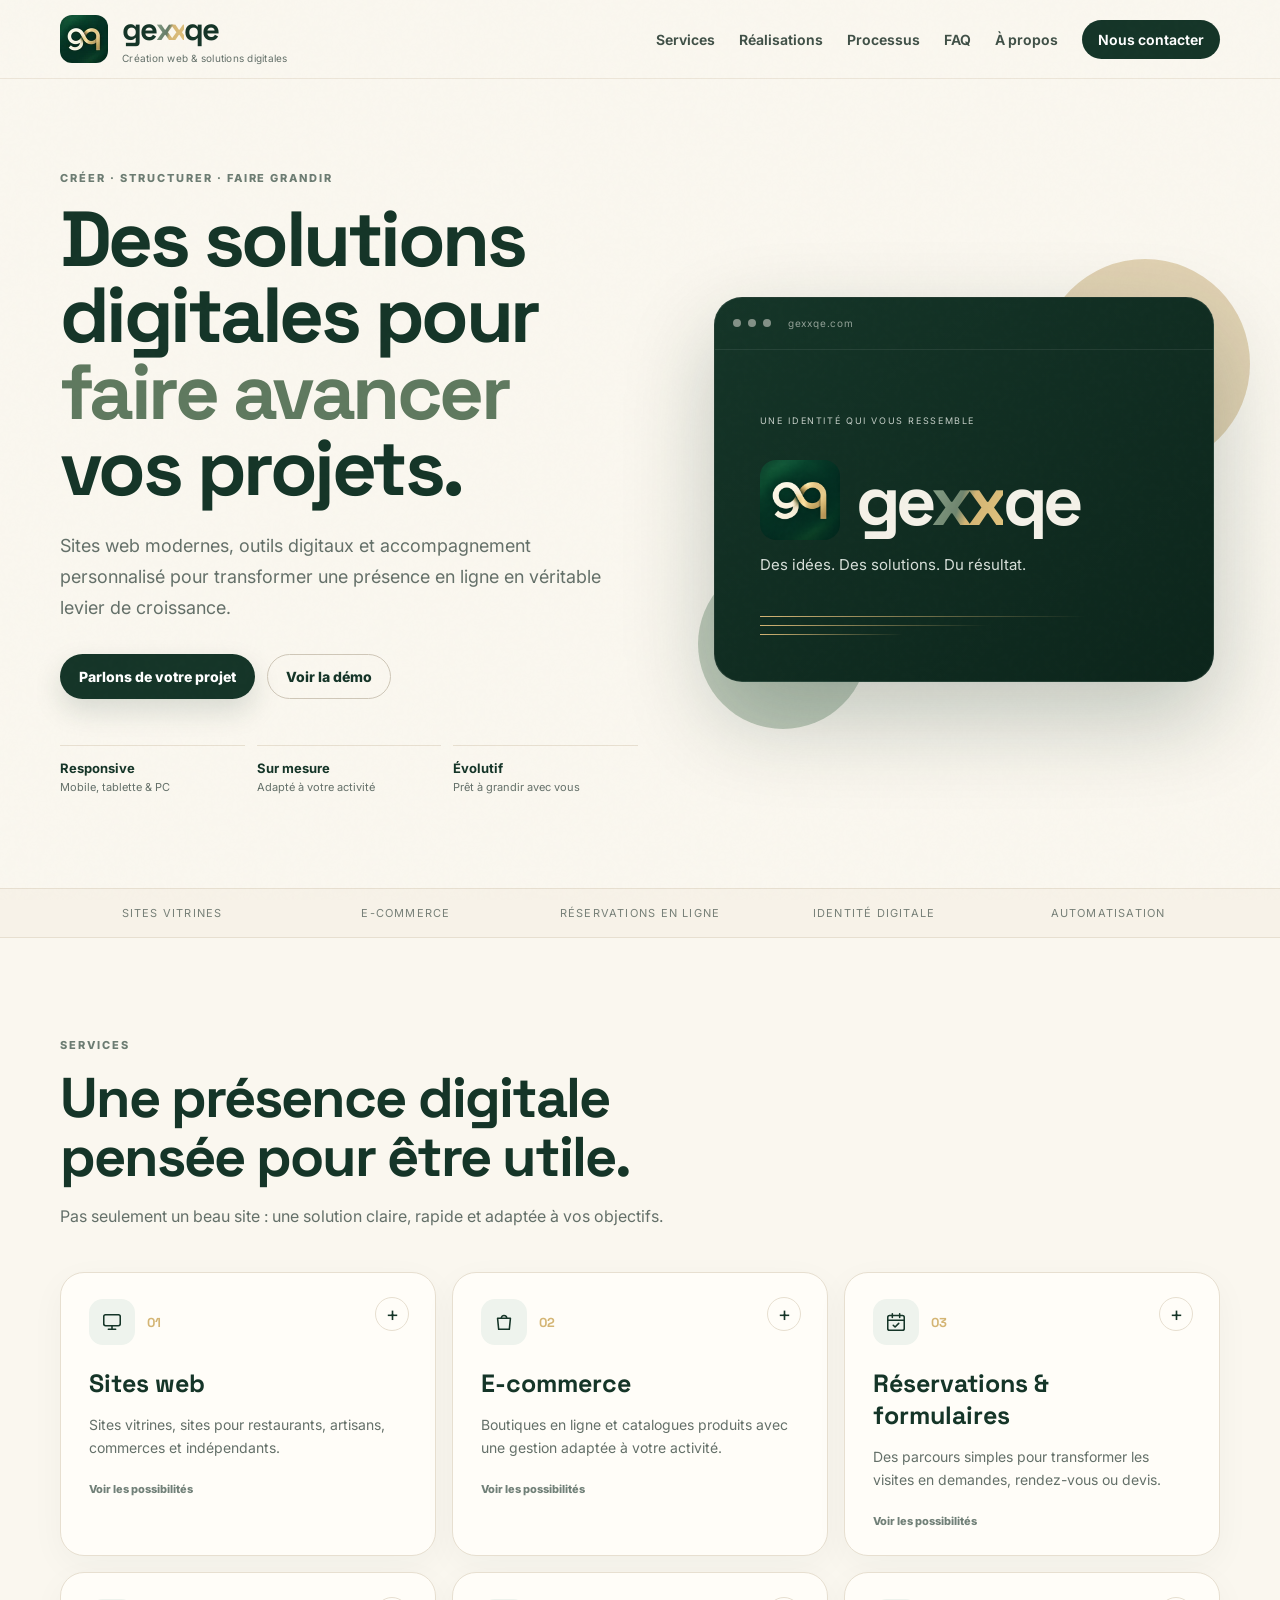
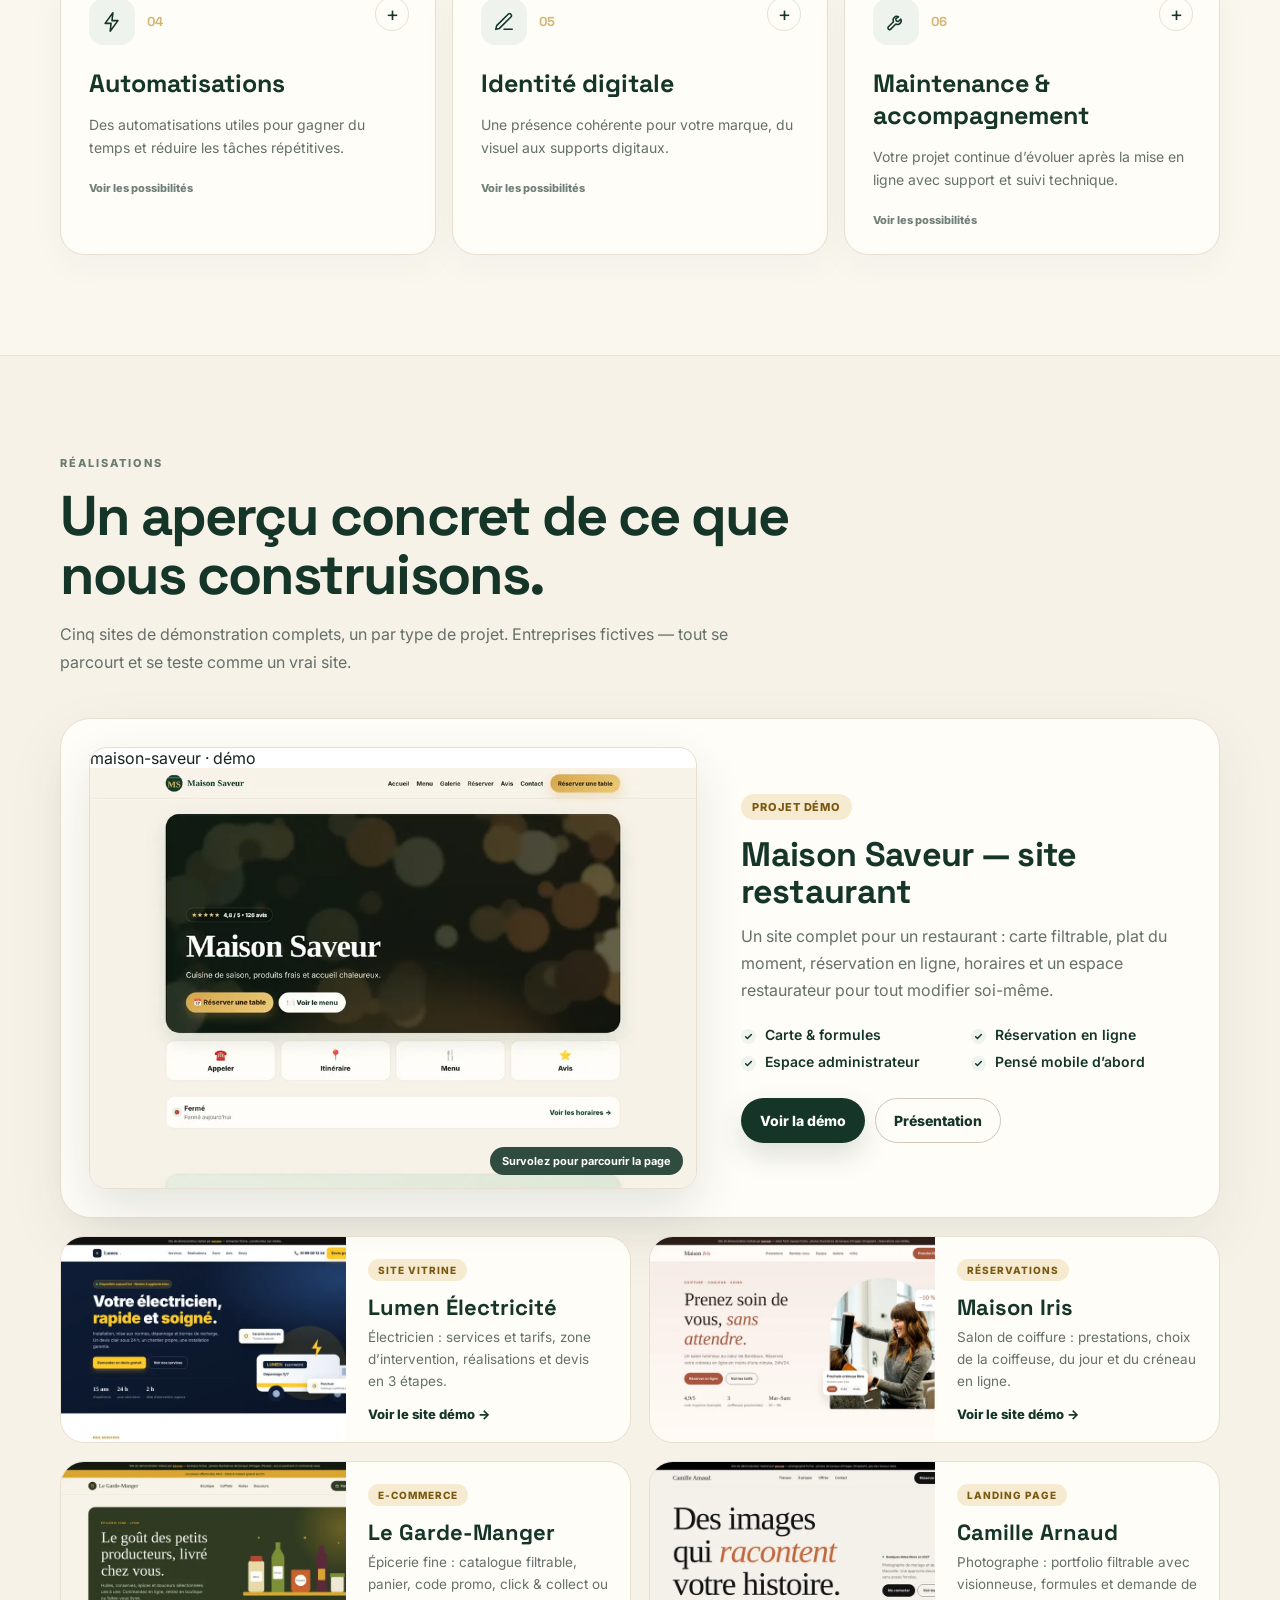
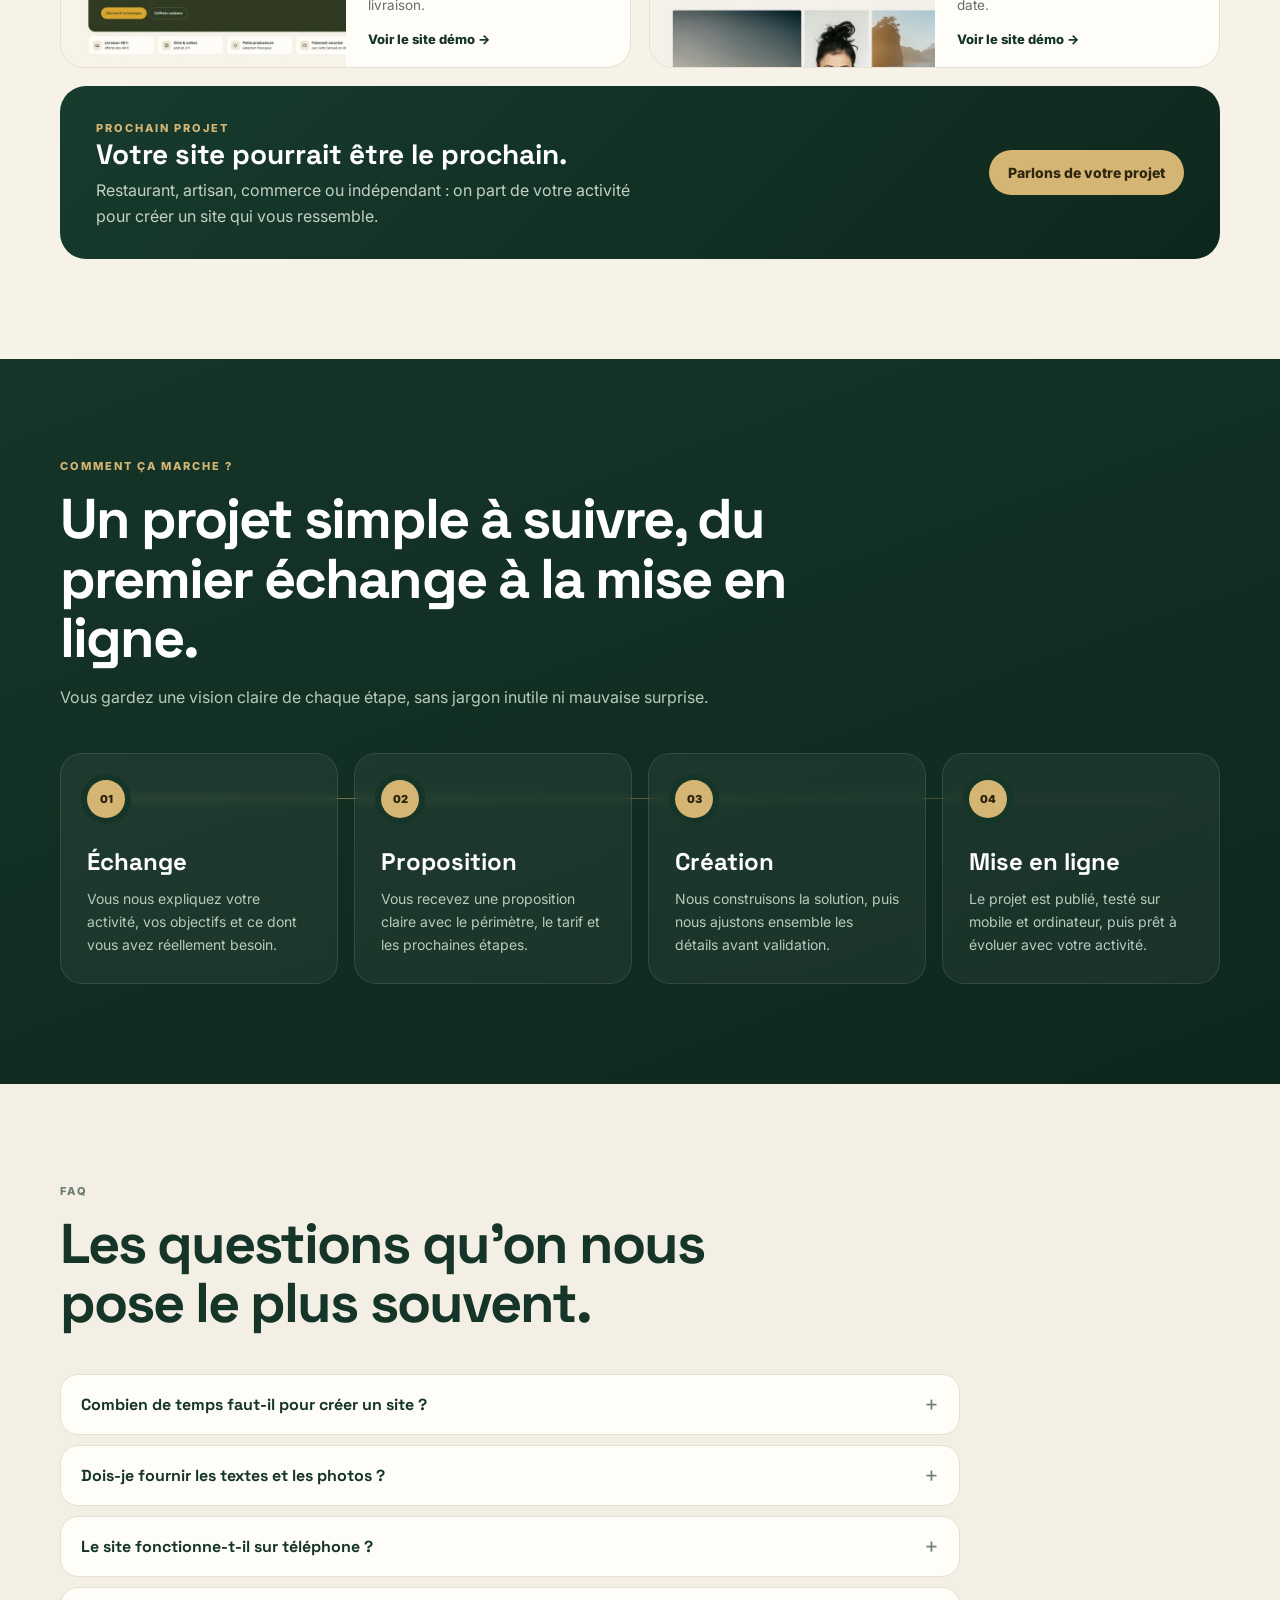
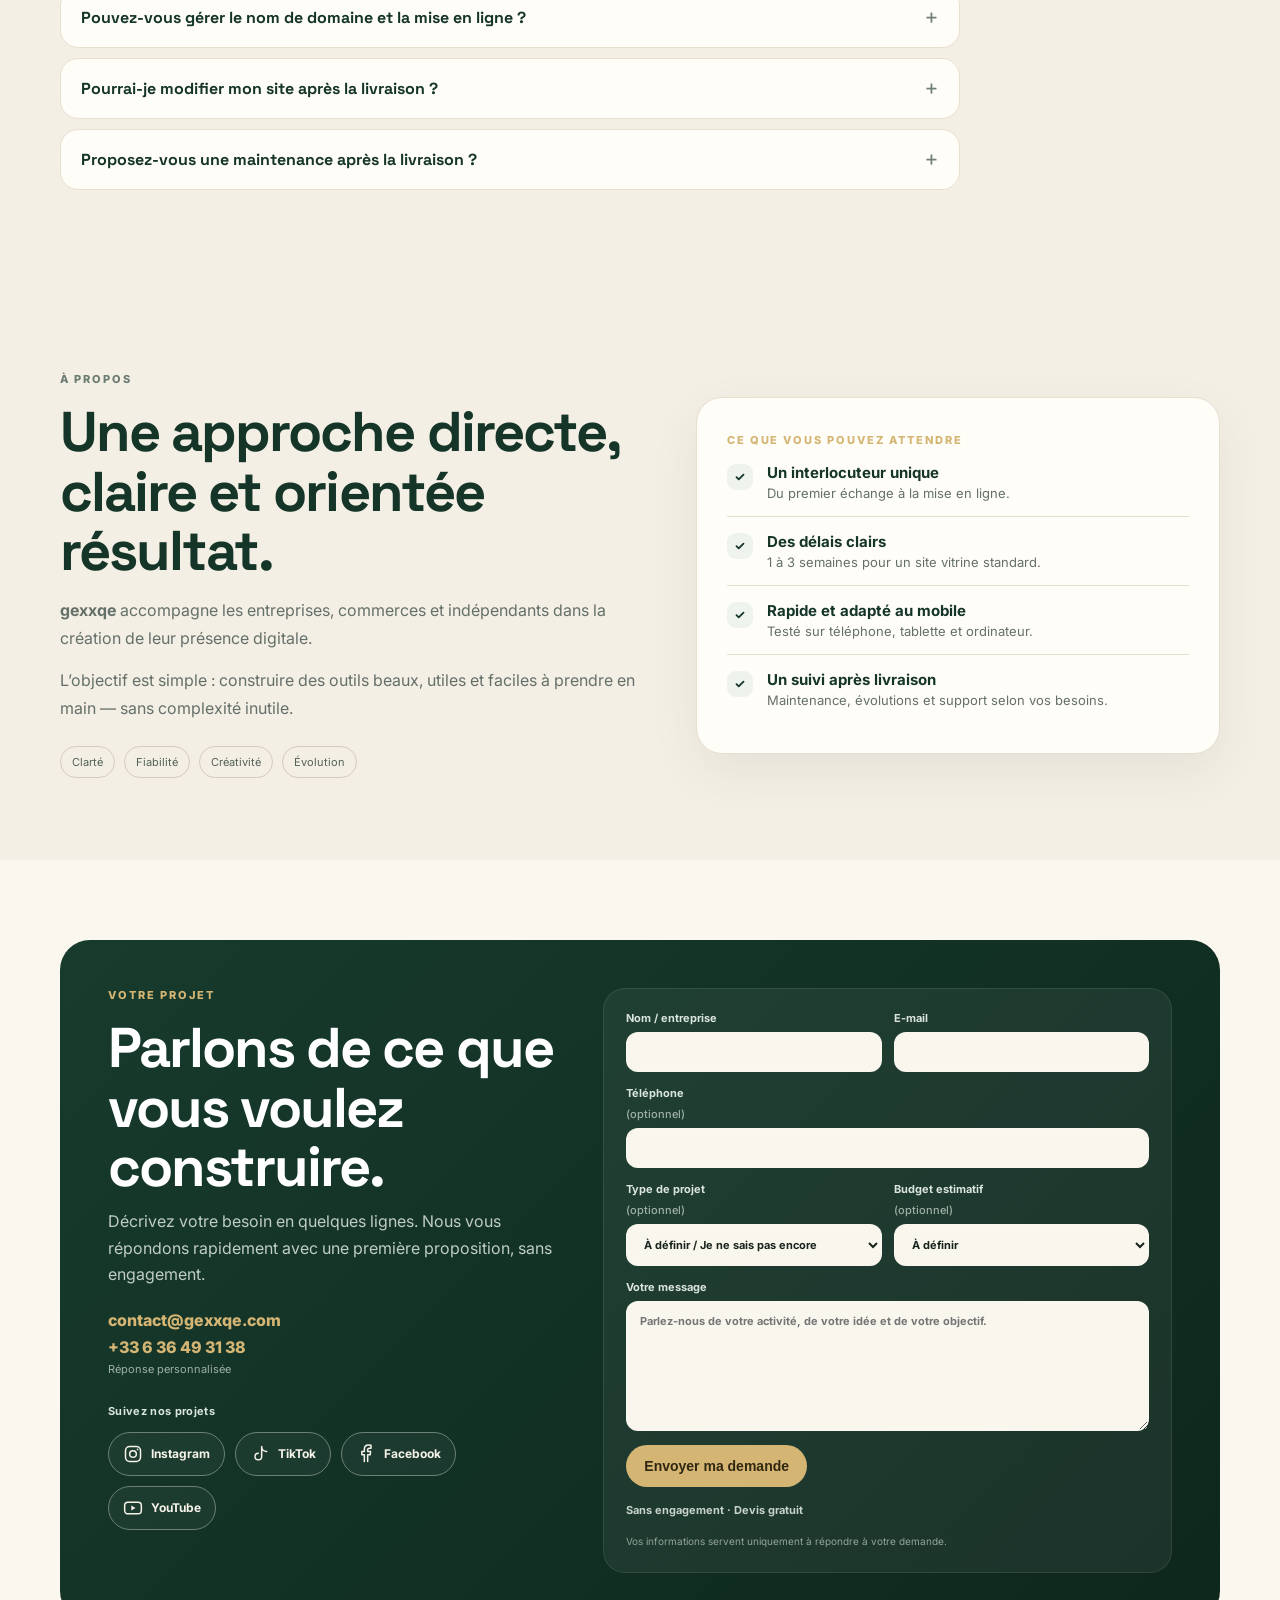
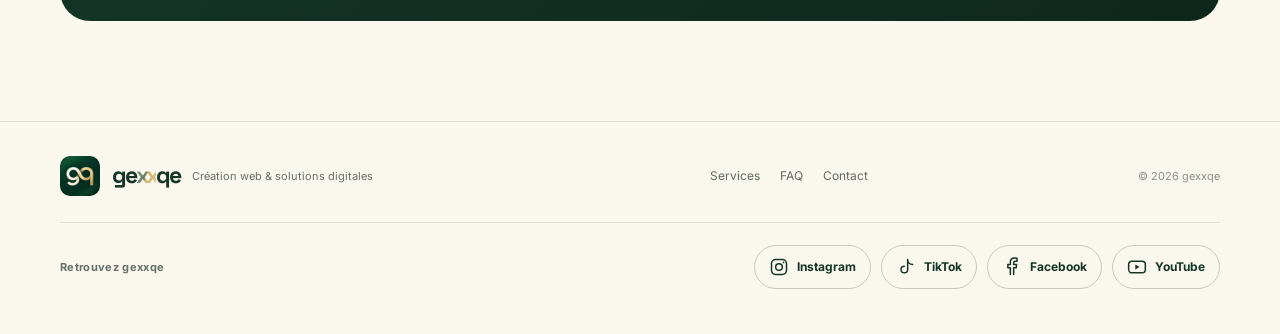
<file: index.html>
<!doctype html>
<html lang="fr">
<head>
  <meta charset="utf-8">
  <meta name="viewport" content="width=device-width,initial-scale=1,viewport-fit=cover">
  <meta name="theme-color" content="#153528">
  <meta name="description" content="gexxqe — Création web & solutions digitales. Sites modernes, performants et pensés pour faire grandir votre activité.">
  <title>gexxqe — Création web & solutions digitales</title>
  <link rel="canonical" href="https://gexxqe.com/">
  <meta property="og:type" content="website">
  <meta property="og:locale" content="fr_FR">
  <meta property="og:site_name" content="gexxqe">
  <meta property="og:url" content="https://gexxqe.com/">
  <meta property="og:title" content="gexxqe — Création web & solutions digitales">
  <meta property="og:description" content="Sites vitrines, e-commerce, réservations en ligne et automatisations pour restaurants, artisans, commerces et indépendants.">
  <meta property="og:image" content="https://gexxqe.com/og-image.jpg">
  <meta property="og:image:width" content="1200">
  <meta property="og:image:height" content="630">
  <meta property="og:image:alt" content="gexxqe — Création web & solutions digitales">
  <meta name="twitter:card" content="summary_large_image">
  <script type="application/ld+json">
  {
    "@context": "https://schema.org",
    "@type": "ProfessionalService",
    "name": "gexxqe",
    "description": "Création web & solutions digitales : sites vitrines, e-commerce, réservations, automatisations, identité digitale et maintenance.",
    "url": "https://gexxqe.com/",
    "logo": "https://gexxqe.com/logo-gq.png",
    "image": "https://gexxqe.com/og-image.jpg",
    "email": "contact@gexxqe.com",
    "telephone": "+33636493138",
    "areaServed": "FR",
    "availableLanguage": "fr",
    "sameAs": [
      "https://www.instagram.com/gexxqe.web/",
      "https://www.tiktok.com/@gexxqe.web",
      "https://www.youtube.com/@gexxqe"
    ]
  }
  </script>
  <link rel="icon" href="/favicon-gq.png" type="image/png" sizes="48x48">
  <link rel="icon" href="/favicon.ico" sizes="any">
  <link rel="apple-touch-icon" href="/apple-touch-icon.png" sizes="180x180">
  <link rel="preconnect" href="https://fonts.googleapis.com">
  <link rel="preconnect" href="https://fonts.gstatic.com" crossorigin>
  <link href="https://fonts.googleapis.com/css2?family=Inter:wght@400;500;600;700;800&family=Space+Grotesk:wght@500;600;700&display=swap" rel="stylesheet">
  <link rel="stylesheet" href="styles.css?v=hero-logo-20261124">
</head>
<body>
  <div class="noise" aria-hidden="true"></div>

  <header class="site-header">
    <div class="shell nav-wrap">
      <a class="brand" href="#accueil" aria-label="gexxqe accueil">
        <img class="brand-icon" src="logo-gq-96.webp" width="48" height="48" alt="gexxqe" decoding="async">
        <span class="brand-copy"><span class="wordmark" aria-label="gexxqe"><span>ge</span><span class="xx">xx</span><span>qe</span></span>
          <span class="brand-tag">Création web & solutions digitales</span></span>
      </a>
      <button class="menu-btn" id="menuBtn" type="button" hidden aria-label="Ouvrir le menu" aria-controls="nav" aria-expanded="false">☰</button>
      <nav class="nav" id="nav">
        <a href="#services">Services</a>
        <a href="#realisations">Réalisations</a>
        <a href="#processus">Processus</a>
        <a href="#faq">FAQ</a>
        <a href="#apropos">À propos</a>
        <a class="nav-cta" href="#contact">Nous contacter</a>
      </nav>
    </div>
  </header>

  <main>
    <section class="hero" id="accueil">
      <div class="shell hero-grid">
        <div class="hero-copy reveal">
          <div class="eyebrow">Créer · structurer · faire grandir</div>
          <h1>Des solutions digitales pour <span>faire avancer</span> vos projets.</h1>
          <p class="hero-lead">Sites web modernes, outils digitaux et accompagnement personnalisé pour transformer une présence en ligne en véritable levier de croissance.</p>
          <div class="hero-actions">
            <a class="btn primary" href="#contact">Parlons de votre projet</a>
            <a class="btn secondary" href="https://gexxqe.github.io/restaurant-template-pro/index.html" target="_blank" rel="noopener noreferrer" aria-label="Voir la démo du site de restaurant (nouvel onglet)">Voir la démo</a>
          </div>
          <div class="hero-proof">
            <div><strong>Responsive</strong><span>Mobile, tablette & PC</span></div>
            <div><strong>Sur mesure</strong><span>Adapté à votre activité</span></div>
            <div><strong>Évolutif</strong><span>Prêt à grandir avec vous</span></div>
          </div>
        </div>

        <div class="hero-visual reveal" aria-hidden="true">
          <div class="visual-card">
            <div class="visual-top">
              <span class="dot"></span><span class="dot"></span><span class="dot"></span>
              <span class="browser-url">gexxqe.com</span>
            </div>
            <div class="visual-body">
              <span class="visual-kicker">UNE IDENTITÉ QUI VOUS RESSEMBLE</span>
              <div class="visual-logo"><img class="visual-brand-icon" src="logo-gq.png" width="80" height="80" alt=""><span>ge</span><span class="xx">xx</span><span>qe</span></div>
              <p>Des idées. Des solutions. Du résultat.</p>
              <div class="visual-lines"><i></i><i></i><i></i></div>
            </div>
          </div>
          <div class="orb orb-one"></div>
          <div class="orb orb-two"></div>
        </div>
      </div>
    </section>

    <section class="strip">
      <div class="shell strip-grid">
        <span>Sites vitrines</span><span>E-commerce</span><span>Réservations en ligne</span><span>Identité digitale</span><span>Automatisation</span>
      </div>
    </section>

    <section class="section" id="services">
      <div class="shell">
        <div class="section-head reveal">
          <div class="eyebrow">Services</div>
          <h2>Une présence digitale pensée pour être utile.</h2>
          <p>Pas seulement un beau site : une solution claire, rapide et adaptée à vos objectifs.</p>
        </div>
        <div class="cards services-grid">
          <details class="service-card reveal">
            <summary>
              <span class="service-top"><span class="service-icon" aria-hidden="true"><svg viewBox="0 0 24 24" width="22" height="22" fill="none" stroke="currentColor" stroke-width="1.7" stroke-linecap="round" stroke-linejoin="round" focusable="false"><rect x="3" y="4" width="18" height="12" rx="2"/><path d="M8 20h8M12 16v4"/></svg></span><span class="service-number">01</span></span>
              <h3>Sites web</h3>
              <p>Sites vitrines, sites pour restaurants, artisans, commerces et indépendants.</p>
              <span class="service-more">Voir les possibilités</span>
            </summary>
            <div class="service-details">
              <ul>
                <li>Site vitrine</li>
                <li>Site restaurant / commerce</li>
                <li>Site artisan / indépendant</li>
                <li>Landing page</li>
                <li>Refonte de site existant</li>
                <li>Site multilingue</li>
                <li>SEO technique de base</li>
              </ul>
            </div>
          </details>

          <details class="service-card reveal">
            <summary>
              <span class="service-top"><span class="service-icon" aria-hidden="true"><svg viewBox="0 0 24 24" width="22" height="22" fill="none" stroke="currentColor" stroke-width="1.7" stroke-linecap="round" stroke-linejoin="round" focusable="false"><path d="M5 8h14l-1.2 12H6.2z"/><path d="M9 8a3 3 0 0 1 6 0"/></svg></span><span class="service-number">02</span></span>
              <h3>E-commerce</h3>
              <p>Boutiques en ligne et catalogues produits avec une gestion adaptée à votre activité.</p>
              <span class="service-more">Voir les possibilités</span>
            </summary>
            <div class="service-details">
              <ul>
                <li>Boutique en ligne</li>
                <li>Catalogue produits</li>
                <li>Paiement en ligne</li>
                <li>Commandes & suivi</li>
                <li>Click & collect</li>
                <li>Promotions & codes</li>
              </ul>
            </div>
          </details>

          <details class="service-card reveal">
            <summary>
              <span class="service-top"><span class="service-icon" aria-hidden="true"><svg viewBox="0 0 24 24" width="22" height="22" fill="none" stroke="currentColor" stroke-width="1.7" stroke-linecap="round" stroke-linejoin="round" focusable="false"><rect x="3" y="5" width="18" height="16" rx="2"/><path d="M8 3v4M16 3v4M3 10h18M9 15.5l2 2 4-4"/></svg></span><span class="service-number">03</span></span>
              <h3>Réservations & formulaires</h3>
              <p>Des parcours simples pour transformer les visites en demandes, rendez-vous ou devis.</p>
              <span class="service-more">Voir les possibilités</span>
            </summary>
            <div class="service-details">
              <ul>
                <li>Réservation restaurant</li>
                <li>Prise de rendez-vous</li>
                <li>Demande de devis</li>
                <li>Formulaire de contact</li>
                <li>Inscription / recrutement</li>
                <li>Formulaires sur mesure</li>
              </ul>
            </div>
          </details>

          <details class="service-card reveal">
            <summary>
              <span class="service-top"><span class="service-icon" aria-hidden="true"><svg viewBox="0 0 24 24" width="22" height="22" fill="none" stroke="currentColor" stroke-width="1.7" stroke-linecap="round" stroke-linejoin="round" focusable="false"><path d="M13 2 4.5 13.5H11L10 22l8.5-11.5H12z"/></svg></span><span class="service-number">04</span></span>
              <h3>Automatisations</h3>
              <p>Des automatisations utiles pour gagner du temps et réduire les tâches répétitives.</p>
              <span class="service-more">Voir les possibilités</span>
            </summary>
            <div class="service-details">
              <ul>
                <li>E-mails automatiques</li>
                <li>Confirmations</li>
                <li>Rappels</li>
                <li>Notifications internes</li>
                <li>Centralisation des demandes</li>
                <li>Flux de travail personnalisés</li>
              </ul>
            </div>
          </details>

          <details class="service-card reveal">
            <summary>
              <span class="service-top"><span class="service-icon" aria-hidden="true"><svg viewBox="0 0 24 24" width="22" height="22" fill="none" stroke="currentColor" stroke-width="1.7" stroke-linecap="round" stroke-linejoin="round" focusable="false"><path d="M12 20h9"/><path d="M16.5 3.5a2.1 2.1 0 0 1 3 3L7 19l-4 1 1-4z"/></svg></span><span class="service-number">05</span></span>
              <h3>Identité digitale</h3>
              <p>Une présence cohérente pour votre marque, du visuel aux supports digitaux.</p>
              <span class="service-more">Voir les possibilités</span>
            </summary>
            <div class="service-details">
              <ul>
                <li>Logo & univers visuel</li>
                <li>Palette de couleurs</li>
                <li>Typographies</li>
                <li>Signature e-mail</li>
                <li>Carte de visite digitale</li>
                <li>Éléments pour réseaux sociaux</li>
              </ul>
            </div>
          </details>

          <details class="service-card reveal">
            <summary>
              <span class="service-top"><span class="service-icon" aria-hidden="true"><svg viewBox="0 0 24 24" width="22" height="22" fill="none" stroke="currentColor" stroke-width="1.7" stroke-linecap="round" stroke-linejoin="round" focusable="false"><path d="M14.7 6.3a4 4 0 0 0-5.4 5.4L3.5 17.5a1.8 1.8 0 0 0 2.5 2.5l5.8-5.8a4 4 0 0 0 5.4-5.4l-2.6 2.6-2.3-.6-.6-2.3z"/></svg></span><span class="service-number">06</span></span>
              <h3>Maintenance & accompagnement</h3>
              <p>Votre projet continue d’évoluer après la mise en ligne avec support et suivi technique.</p>
              <span class="service-more">Voir les possibilités</span>
            </summary>
            <div class="service-details">
              <ul>
                <li>Maintenance</li>
                <li>Corrections</li>
                <li>Ajout de fonctionnalités</li>
                <li>Optimisation mobile</li>
                <li>Nom de domaine & DNS</li>
                <li>E-mail professionnel</li>
                <li>Support & accompagnement</li>
              </ul>
            </div>
          </details>
        </div>
      </div>
    </section>

    <section class="section work-section" id="realisations">
      <div class="shell">
        <div class="section-head reveal">
          <div class="eyebrow">Réalisations</div>
          <h2>Un aperçu concret de ce que nous construisons.</h2>
          <p>Cinq sites de démonstration complets, un par type de projet. Entreprises fictives — tout se parcourt et se teste comme un vrai site.</p>
        </div>
        <article class="work-card reveal">
          <a class="work-preview" href="https://gexxqe.github.io/restaurant-template-pro/index.html" target="_blank" rel="noopener noreferrer" aria-label="Ouvrir le site démo Maison Saveur (nouvel onglet)">
            <div class="work-browser">
              <div class="device-bar" aria-hidden="true"><span class="dot"></span><span class="dot"></span><span class="dot"></span><span class="device-url">maison-saveur · démo</span></div>
              <div class="work-scroll"><img src="demo-page.webp" width="900" height="3623" alt="Page complète du site démo Maison Saveur : carte, galerie, réservation et avis" loading="lazy" decoding="async"></div>
            </div>
            <span class="work-hint" aria-hidden="true">Survolez pour parcourir la page</span>
          </a>
          <div class="work-copy">
            <span class="work-badge">Projet démo</span>
            <h3>Maison Saveur — site restaurant</h3>
            <p>Un site complet pour un restaurant : carte filtrable, plat du moment, réservation en ligne, horaires et un espace restaurateur pour tout modifier soi-même.</p>
            <ul class="work-features">
              <li>Carte &amp; formules</li>
              <li>Réservation en ligne</li>
              <li>Espace administrateur</li>
              <li>Pensé mobile d’abord</li>
            </ul>
            <div class="work-actions">
              <a class="btn primary" href="https://gexxqe.github.io/restaurant-template-pro/index.html" target="_blank" rel="noopener noreferrer">Voir la démo</a>
              <a class="btn secondary" href="https://gexxqe.github.io/restaurant-template-pro/presentation.html" target="_blank" rel="noopener noreferrer">Présentation</a>
            </div>
          </div>
        </article>
        <div class="demo-grid">
          <a class="demo-card reveal" href="/demos/artisan/" target="_blank" rel="noopener">
            <div class="demo-shot"><img src="demo-artisan.webp" width="720" height="450" alt="Aperçu du site démo Lumen Électricité" loading="lazy" decoding="async"></div>
            <div class="demo-info"><span class="demo-type">Site vitrine</span><h3>Lumen Électricité</h3><p>Électricien : services et tarifs, zone d’intervention, réalisations et devis en 3 étapes.</p><span class="demo-link">Voir le site démo <span aria-hidden="true">→</span></span></div>
          </a>
          <a class="demo-card reveal" href="/demos/salon/" target="_blank" rel="noopener">
            <div class="demo-shot"><img src="demo-salon.webp" width="720" height="450" alt="Aperçu du site démo Maison Iris" loading="lazy" decoding="async"></div>
            <div class="demo-info"><span class="demo-type">Réservations</span><h3>Maison Iris</h3><p>Salon de coiffure : prestations, choix de la coiffeuse, du jour et du créneau en ligne.</p><span class="demo-link">Voir le site démo <span aria-hidden="true">→</span></span></div>
          </a>
          <a class="demo-card reveal" href="/demos/boutique/" target="_blank" rel="noopener">
            <div class="demo-shot"><img src="demo-boutique.webp" width="720" height="450" alt="Aperçu du site démo Le Garde-Manger" loading="lazy" decoding="async"></div>
            <div class="demo-info"><span class="demo-type">E-commerce</span><h3>Le Garde-Manger</h3><p>Épicerie fine : catalogue filtrable, panier, code promo, click & collect ou livraison.</p><span class="demo-link">Voir le site démo <span aria-hidden="true">→</span></span></div>
          </a>
          <a class="demo-card reveal" href="/demos/photographe/" target="_blank" rel="noopener">
            <div class="demo-shot"><img src="demo-photographe.webp" width="720" height="450" alt="Aperçu du site démo Camille Arnaud" loading="lazy" decoding="async"></div>
            <div class="demo-info"><span class="demo-type">Landing page</span><h3>Camille Arnaud</h3><p>Photographe : portfolio filtrable avec visionneuse, formules et demande de date.</p><span class="demo-link">Voir le site démo <span aria-hidden="true">→</span></span></div>
          </a>
        </div>
        <div class="work-next reveal">
          <div>
            <span class="eyebrow gold">Prochain projet</span>
            <h3>Votre site pourrait être le prochain.</h3>
            <p>Restaurant, artisan, commerce ou indépendant : on part de votre activité pour créer un site qui vous ressemble.</p>
          </div>
          <a class="btn gold-btn" href="#contact">Parlons de votre projet</a>
        </div>
      </div>
    </section>

    <section class="section process-section" id="processus">
      <div class="shell">
        <div class="section-head reveal">
          <div class="eyebrow">Comment ça marche ?</div>
          <h2>Un projet simple à suivre, du premier échange à la mise en ligne.</h2>
          <p>Vous gardez une vision claire de chaque étape, sans jargon inutile ni mauvaise surprise.</p>
        </div>
        <div class="process-grid">
          <article class="process-step reveal"><span>01</span><h3>Échange</h3><p>Vous nous expliquez votre activité, vos objectifs et ce dont vous avez réellement besoin.</p></article>
          <article class="process-step reveal"><span>02</span><h3>Proposition</h3><p>Vous recevez une proposition claire avec le périmètre, le tarif et les prochaines étapes.</p></article>
          <article class="process-step reveal"><span>03</span><h3>Création</h3><p>Nous construisons la solution, puis nous ajustons ensemble les détails avant validation.</p></article>
          <article class="process-step reveal"><span>04</span><h3>Mise en ligne</h3><p>Le projet est publié, testé sur mobile et ordinateur, puis prêt à évoluer avec votre activité.</p></article>
        </div>
      </div>
    </section>

    <section class="section faq-section" id="faq">
      <div class="shell">
        <div class="section-head reveal">
          <div class="eyebrow">FAQ</div>
          <h2>Les questions qu’on nous pose le plus souvent.</h2>
        </div>
        <div class="faq-list reveal">
          <details><summary>Combien de temps faut-il pour créer un site ?</summary><p>Pour un site vitrine standard, comptez généralement entre 1 et 3 semaines selon le contenu, les retours et les fonctionnalités demandées.</p></details>
          <details><summary>Dois-je fournir les textes et les photos ?</summary><p>Vous pouvez fournir vos contenus existants. Nous pouvons aussi vous aider à structurer les textes, les sections et les visuels nécessaires.</p></details>
          <details><summary>Le site fonctionne-t-il sur téléphone ?</summary><p>Oui. Chaque projet est conçu pour fonctionner sur mobile, tablette et ordinateur.</p></details>
          <details><summary>Pouvez-vous gérer le nom de domaine et la mise en ligne ?</summary><p>Oui. Nous pouvons vous accompagner pour le domaine, la configuration technique et la mise en ligne du site.</p></details>
          <details><summary>Pourrai-je modifier mon site après la livraison ?</summary><p>Oui, selon la formule choisie. Certaines solutions intègrent un espace d’administration pour gérer facilement le contenu.</p></details>
          <details><summary>Proposez-vous une maintenance après la livraison ?</summary><p>Oui. La maintenance, les évolutions et le support peuvent être ajoutés selon vos besoins.</p></details>
        </div>
      </div>
    </section>

    <section class="section about-section" id="apropos">
      <div class="shell about-layout">
        <div class="about-copy reveal">
          <div class="eyebrow">À propos</div>
          <h2>Une approche directe, claire et orientée résultat.</h2>
          <p><strong>gexxqe</strong> accompagne les entreprises, commerces et indépendants dans la création de leur présence digitale.</p>
          <p>L’objectif est simple : construire des outils beaux, utiles et faciles à prendre en main — sans complexité inutile.</p>
          <div class="values"><span>Clarté</span><span>Fiabilité</span><span>Créativité</span><span>Évolution</span></div>
        </div>
        <aside class="about-card reveal" aria-label="Nos engagements">
          <span class="eyebrow gold">Ce que vous pouvez attendre</span>
          <ul>
            <li><strong>Un interlocuteur unique</strong><span>Du premier échange à la mise en ligne.</span></li>
            <li><strong>Des délais clairs</strong><span>1 à 3 semaines pour un site vitrine standard.</span></li>
            <li><strong>Rapide et adapté au mobile</strong><span>Testé sur téléphone, tablette et ordinateur.</span></li>
            <li><strong>Un suivi après livraison</strong><span>Maintenance, évolutions et support selon vos besoins.</span></li>
          </ul>
        </aside>
      </div>
    </section>

    <section class="section contact-section" id="contact">
      <div class="shell contact-card reveal">
        <div class="contact-copy">
          <div class="eyebrow gold">Votre projet</div>
          <h2>Parlons de ce que vous voulez construire.</h2>
          <p>Décrivez votre besoin en quelques lignes. Nous vous répondons rapidement avec une première proposition, sans engagement.</p>
          <div class="contact-direct">
            <a href="mailto:contact@gexxqe.com">contact@gexxqe.com</a>
            <a href="tel:+33636493138">+33 6 36 49 31 38</a>
            <span>Réponse personnalisée</span>
          </div>
          <div class="contact-social">
            <p class="social-label">Suivez nos projets</p>
            <nav class="social-links" aria-label="Réseaux sociaux de gexxqe">
              <a class="social-link" href="https://www.instagram.com/gexxqe.web/" target="_blank" rel="noopener noreferrer" aria-label="gexxqe sur Instagram (nouvel onglet)"><svg viewBox="0 0 24 24" width="20" height="20" fill="none" stroke="currentColor" stroke-width="1.8" stroke-linecap="round" stroke-linejoin="round" aria-hidden="true" focusable="false"><rect x="3" y="3" width="18" height="18" rx="5"/><circle cx="12" cy="12" r="4"/><circle cx="17.5" cy="6.5" r="1" fill="currentColor" stroke="none"/></svg><span>Instagram</span></a>
              <a class="social-link" href="https://www.tiktok.com/@gexxqe.web" target="_blank" rel="noopener noreferrer" aria-label="gexxqe sur TikTok (nouvel onglet)"><svg viewBox="0 0 24 24" width="20" height="20" fill="none" stroke="currentColor" stroke-width="1.8" stroke-linecap="round" stroke-linejoin="round" aria-hidden="true" focusable="false"><path d="M14 3v12a4 4 0 1 1-4-4M14 3c0 4 3 6 6 6"/></svg><span>TikTok</span></a>
              <a class="social-link" href="https://www.facebook.com/share/14x7b2u1FqT/?mibextid=wwXIfr" target="_blank" rel="noopener noreferrer" aria-label="gexxqe sur Facebook (nouvel onglet)"><svg viewBox="0 0 24 24" width="20" height="20" fill="none" stroke="currentColor" stroke-width="1.8" stroke-linecap="round" stroke-linejoin="round" aria-hidden="true" focusable="false"><path d="M14 21v-8h3l.5-4H14V7c0-1.2.4-2 2-2h2V1.5c-.6-.1-1.6-.2-3-.2-3 0-5 1.9-5 5.4V9H7v4h3v8"/></svg><span>Facebook</span></a>
              <a class="social-link" href="https://www.youtube.com/@gexxqe" target="_blank" rel="noopener noreferrer" aria-label="gexxqe sur YouTube (nouvel onglet)"><svg viewBox="0 0 24 24" width="20" height="20" fill="none" stroke="currentColor" stroke-width="1.8" stroke-linecap="round" stroke-linejoin="round" aria-hidden="true" focusable="false"><rect x="2" y="5" width="20" height="14" rx="4"/><path d="m10 9 5 3-5 3z" fill="currentColor" stroke="none"/></svg><span>YouTube</span></a>
            </nav>
          </div>
        </div>
        <form class="contact-form" id="contactForm" action="https://formsubmit.co/contact@gexxqe.com" method="POST">
          <input type="hidden" name="_subject" value="Nouvelle demande depuis gexxqe.com">
          <input type="hidden" name="_template" value="table">
          <input type="hidden" name="_next" value="https://gexxqe.com/merci.html">
          <input type="text" name="_honey" class="form-honey" tabindex="-1" autocomplete="off" aria-hidden="true">
          <div class="form-row">
            <label>Nom / entreprise<input type="text" name="name" autocomplete="name" required></label>
            <label>E-mail<input type="email" name="email" autocomplete="email" required></label>
          </div>
          <label>Téléphone <span class="optional">(optionnel)</span><input type="tel" name="phone" autocomplete="tel" inputmode="tel"></label>
          <div class="form-row">
            <label>Type de projet <span class="optional">(optionnel)</span>
              <select name="project">
                <option value="" selected>À définir / Je ne sais pas encore</option>
                <option>Site web</option>
                <option>E-commerce</option>
                <option>Réservations / formulaires</option>
                <option>Automatisation</option>
                <option>Identité digitale</option>
                <option>Maintenance / évolution</option>
                <option>Application / outil digital</option>
                <option>Autre</option>
              </select>
            </label>
            <label>Budget estimatif <span class="optional">(optionnel)</span>
              <select name="budget">
                <option value="" selected>À définir</option>
                <option>Moins de 700 €</option>
                <option>700–1 000 €</option>
                <option>1 000–1 500 €</option>
                <option>Plus de 1 500 €</option>
              </select>
            </label>
          </div>
          <label>Votre message<textarea name="message" rows="5" required placeholder="Parlez-nous de votre activité, de votre idée et de votre objectif."></textarea></label>
          <button class="btn gold-btn form-submit" type="submit">Envoyer ma demande</button>
          <p class="form-trust">Sans engagement · Devis gratuit</p>
          <p class="form-note">Vos informations servent uniquement à répondre à votre demande.</p>
        </form>
      </div>
    </section>
  </main>

  <footer>
    <div class="shell footer-grid">
      <div class="footer-brand">
        <span class="brand-lockup"><img class="brand-icon" src="logo-gq-96.webp" width="48" height="48" alt="gexxqe" decoding="async"><span class="wordmark small"><span>ge</span><span class="xx">xx</span><span>qe</span></span></span>
        <span>Création web & solutions digitales</span>
      </div>
      <div class="footer-links"><a href="#services">Services</a><a href="#faq">FAQ</a><a href="#contact">Contact</a></div>
      <div class="copyright">© <span id="year">2026</span> gexxqe</div>
    </div>
    <div class="shell footer-social">
      <span class="social-label">Retrouvez gexxqe</span>
      <nav class="social-links" aria-label="Retrouvez gexxqe sur les réseaux sociaux">
              <a class="social-link" href="https://www.instagram.com/gexxqe.web/" target="_blank" rel="noopener noreferrer" aria-label="gexxqe sur Instagram (nouvel onglet)"><svg viewBox="0 0 24 24" width="20" height="20" fill="none" stroke="currentColor" stroke-width="1.8" stroke-linecap="round" stroke-linejoin="round" aria-hidden="true" focusable="false"><rect x="3" y="3" width="18" height="18" rx="5"/><circle cx="12" cy="12" r="4"/><circle cx="17.5" cy="6.5" r="1" fill="currentColor" stroke="none"/></svg><span>Instagram</span></a>
              <a class="social-link" href="https://www.tiktok.com/@gexxqe.web" target="_blank" rel="noopener noreferrer" aria-label="gexxqe sur TikTok (nouvel onglet)"><svg viewBox="0 0 24 24" width="20" height="20" fill="none" stroke="currentColor" stroke-width="1.8" stroke-linecap="round" stroke-linejoin="round" aria-hidden="true" focusable="false"><path d="M14 3v12a4 4 0 1 1-4-4M14 3c0 4 3 6 6 6"/></svg><span>TikTok</span></a>
              <a class="social-link" href="https://www.facebook.com/share/14x7b2u1FqT/?mibextid=wwXIfr" target="_blank" rel="noopener noreferrer" aria-label="gexxqe sur Facebook (nouvel onglet)"><svg viewBox="0 0 24 24" width="20" height="20" fill="none" stroke="currentColor" stroke-width="1.8" stroke-linecap="round" stroke-linejoin="round" aria-hidden="true" focusable="false"><path d="M14 21v-8h3l.5-4H14V7c0-1.2.4-2 2-2h2V1.5c-.6-.1-1.6-.2-3-.2-3 0-5 1.9-5 5.4V9H7v4h3v8"/></svg><span>Facebook</span></a>
              <a class="social-link" href="https://www.youtube.com/@gexxqe" target="_blank" rel="noopener noreferrer" aria-label="gexxqe sur YouTube (nouvel onglet)"><svg viewBox="0 0 24 24" width="20" height="20" fill="none" stroke="currentColor" stroke-width="1.8" stroke-linecap="round" stroke-linejoin="round" aria-hidden="true" focusable="false"><rect x="2" y="5" width="20" height="14" rx="4"/><path d="m10 9 5 3-5 3z" fill="currentColor" stroke="none"/></svg><span>YouTube</span></a>
      </nav>
    </div>
  </footer>

  <script src="app.js?v=navigation-20261124"></script>
</body>
</html>
</file>
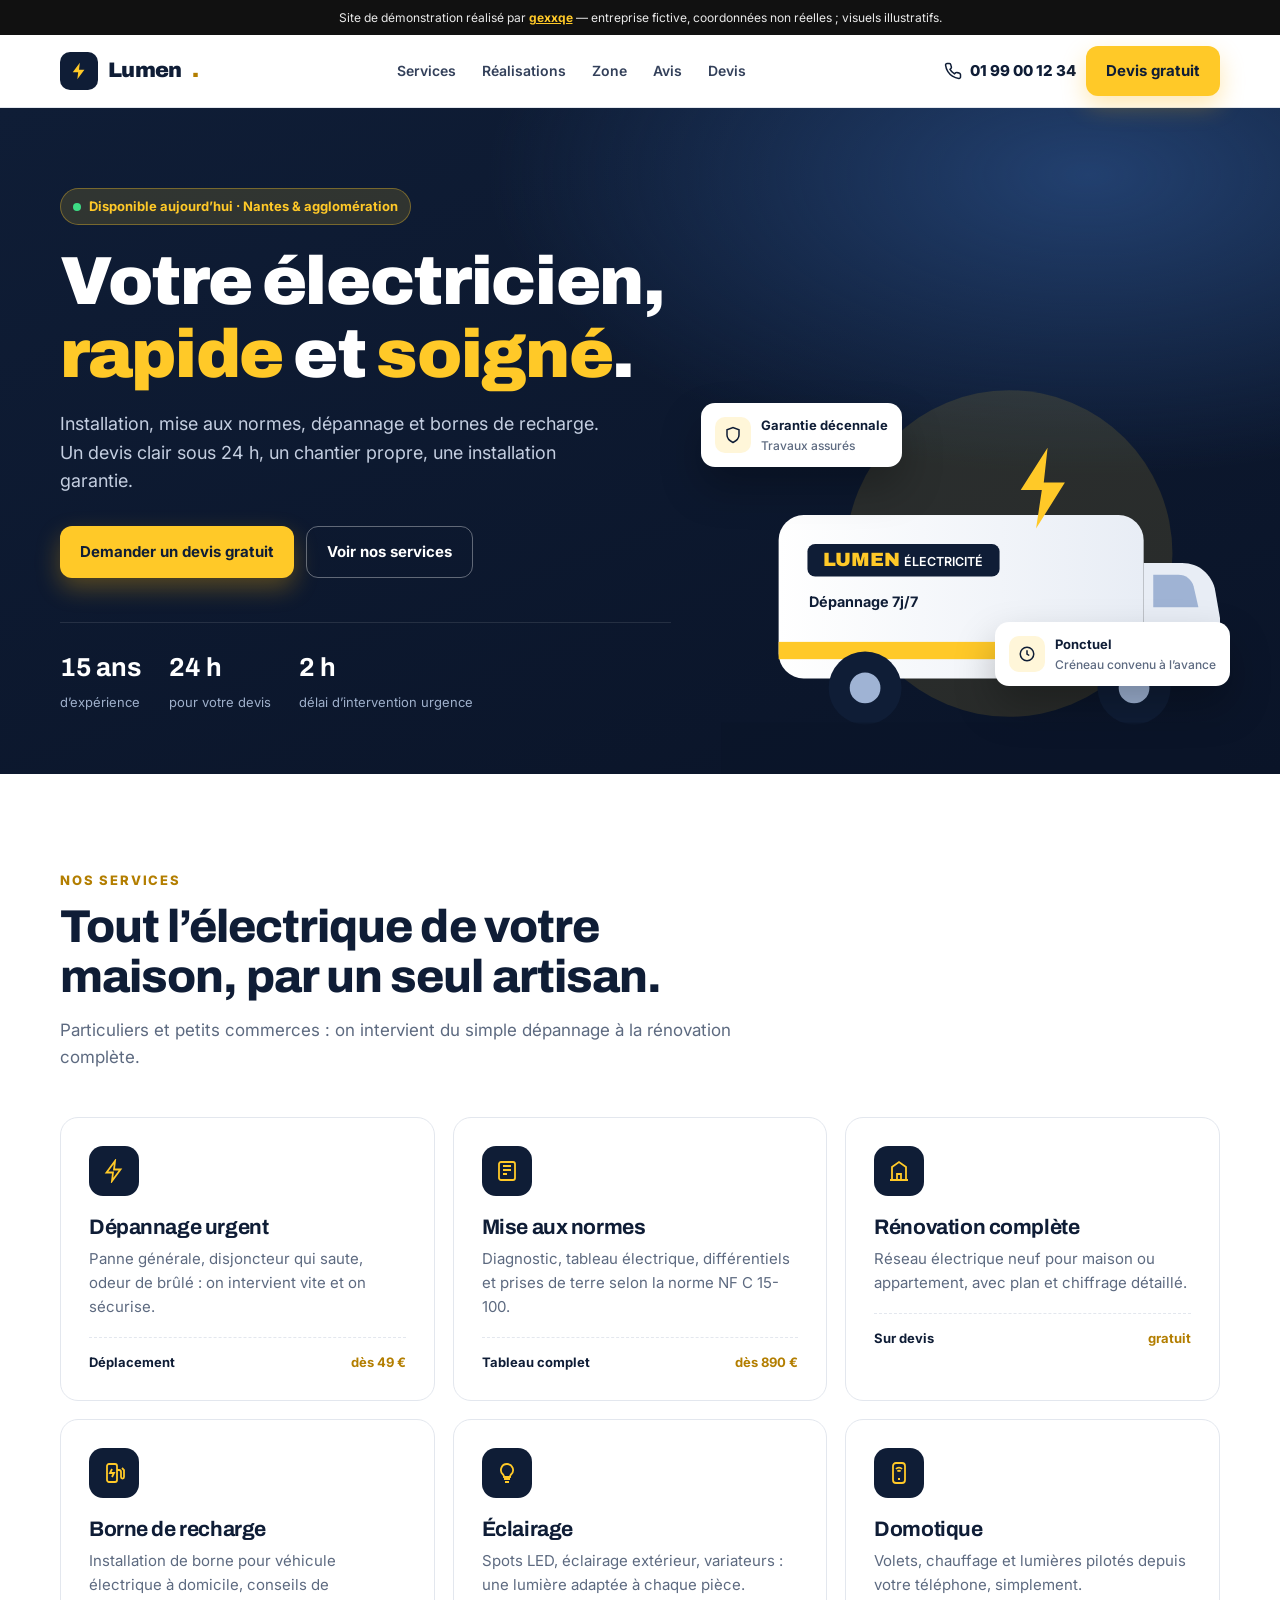
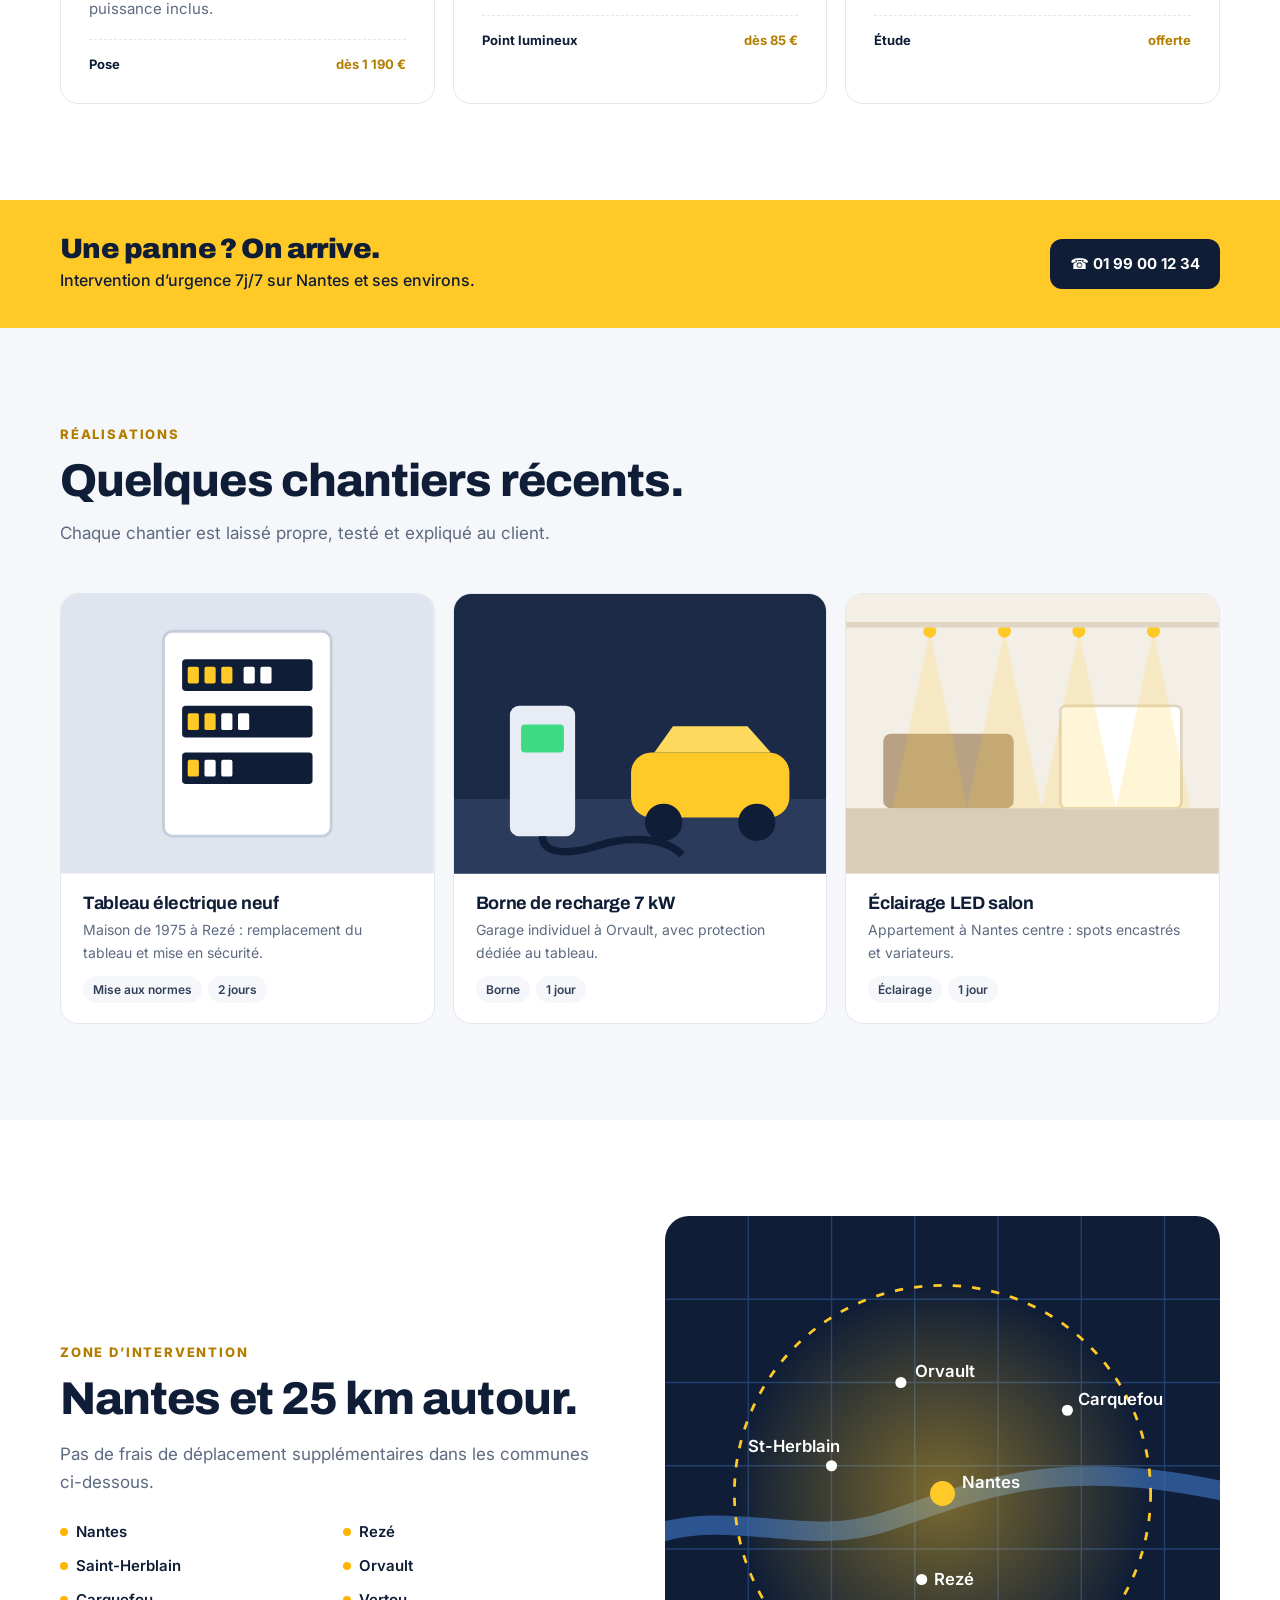
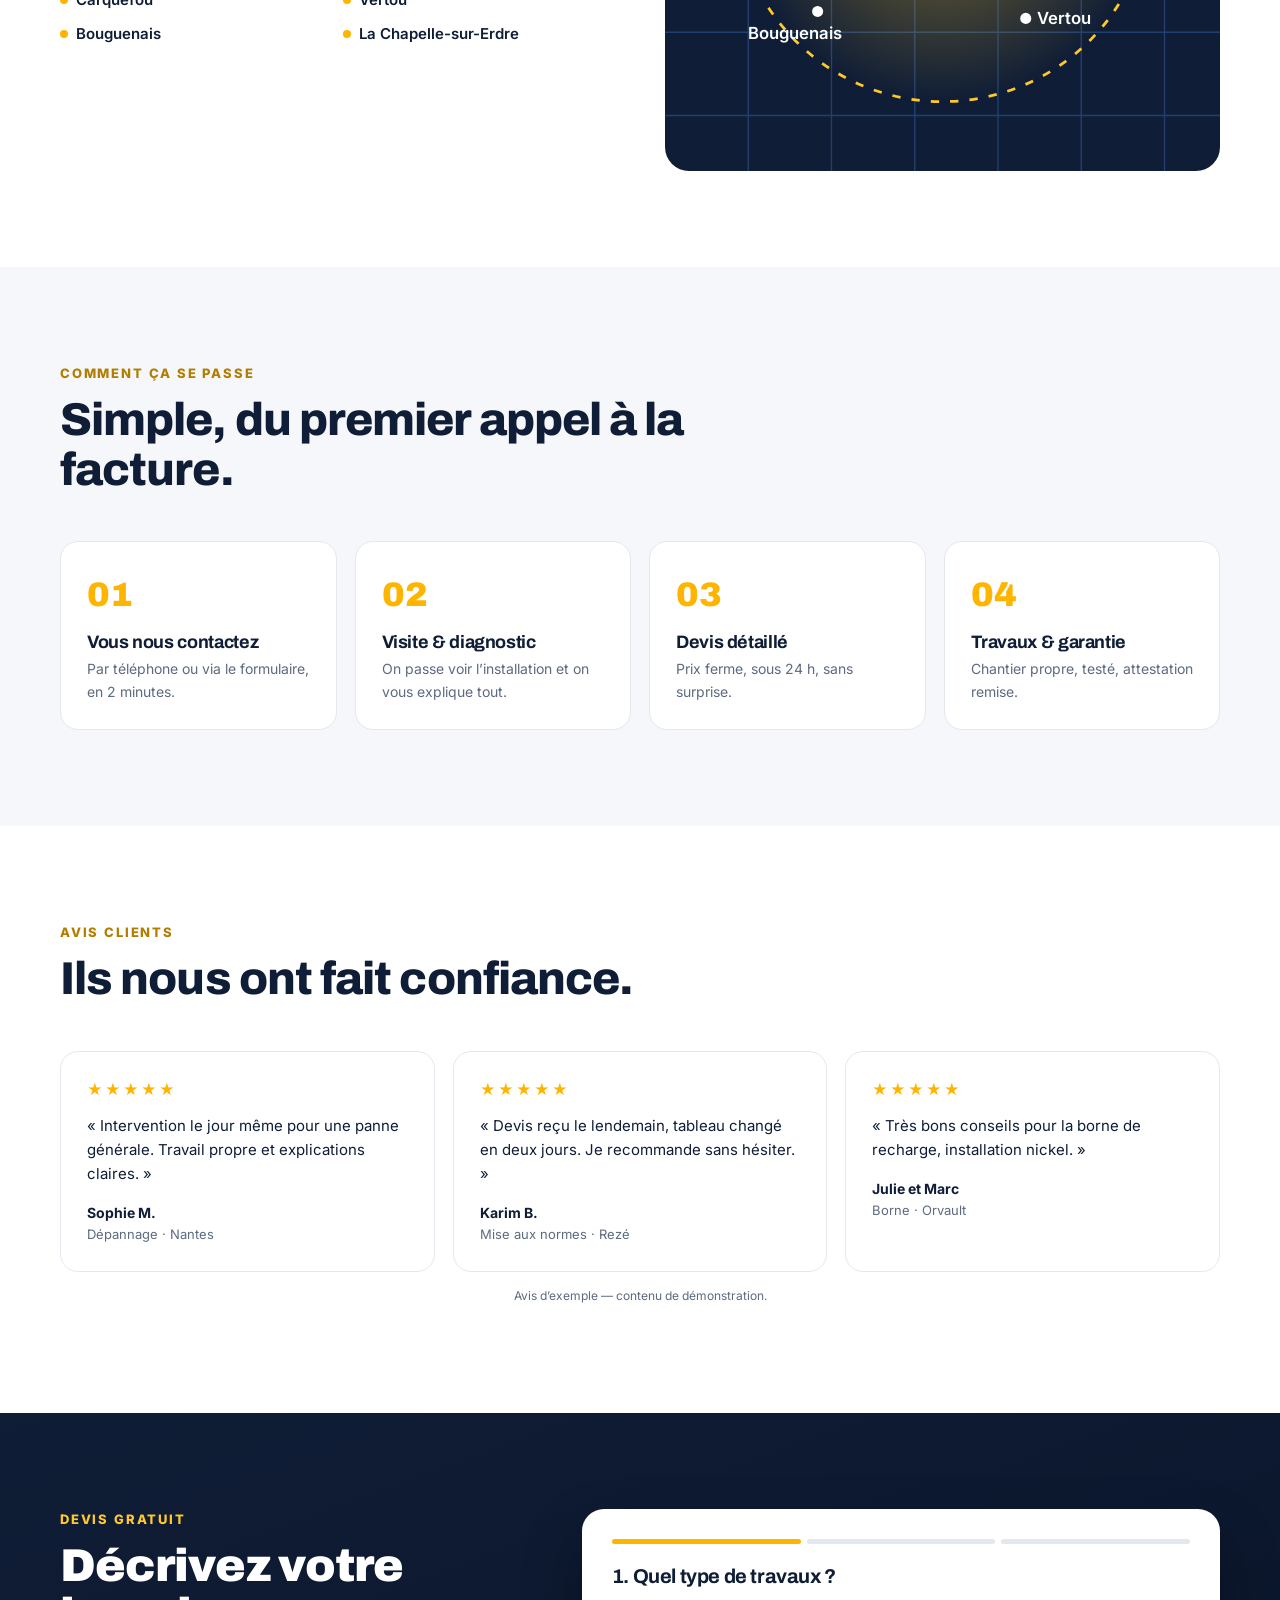
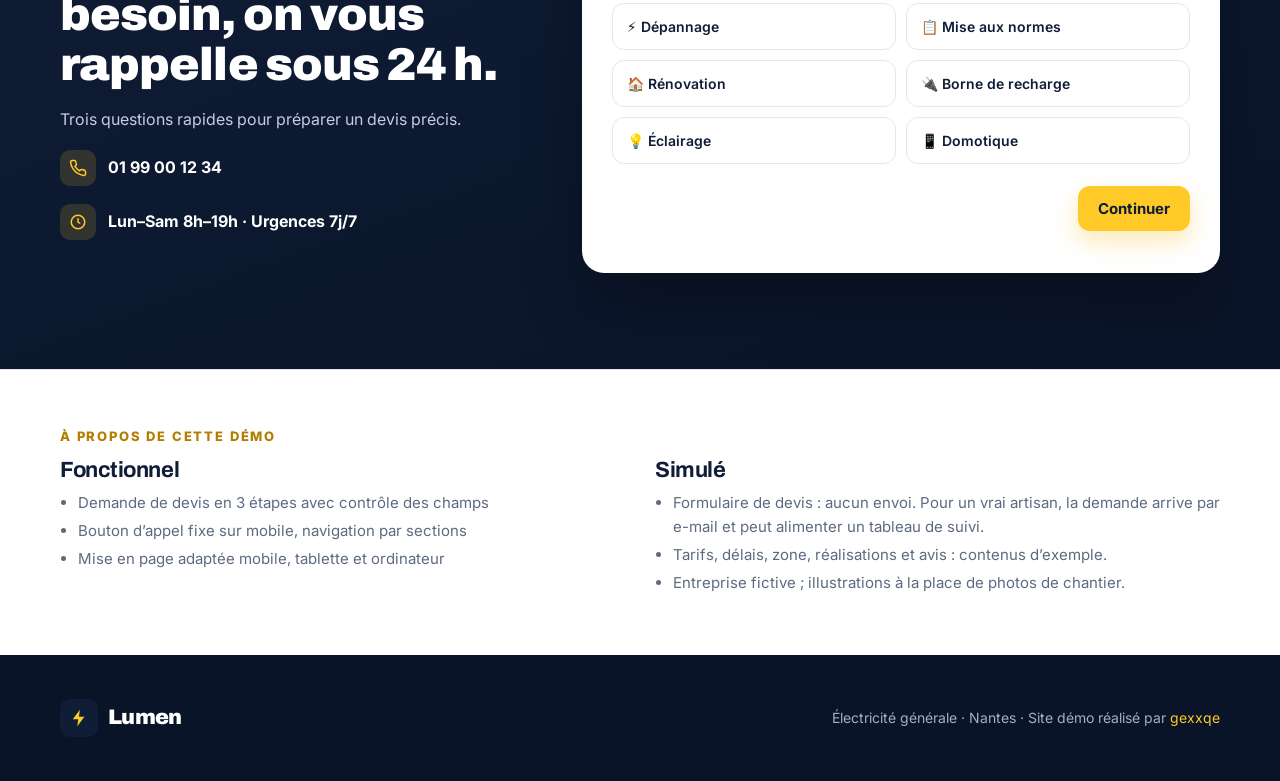
<file: demos/artisan/index.html>
<!doctype html>
<html lang="fr">
<head>
<meta charset="utf-8">
<meta name="viewport" content="width=device-width,initial-scale=1">
<meta name="robots" content="noindex,nofollow">
<meta name="theme-color" content="#0f1d36">
<title>Lumen Électricité — Électricien à Nantes (site démo)</title>
<link rel="icon" href="/favicon-gq.png" type="image/png">
<link rel="preconnect" href="https://fonts.googleapis.com">
<link rel="preconnect" href="https://fonts.gstatic.com" crossorigin>
<link href="https://fonts.googleapis.com/css2?family=Archivo:wght@500;600;700;800;900&family=Inter:wght@400;500;600;700&display=swap" rel="stylesheet">
<style>
:root{--navy:#0f1d36;--navy2:#172a4b;--yellow:#ffc928;--yellow2:#ffb400;--ink:#0f1d36;--muted:#5d6a80;--line:#e3e7ee;--bg:#f5f7fa;--white:#fff}
*{box-sizing:border-box}html{scroll-behavior:smooth;scroll-padding-top:84px}
body{margin:0;font-family:Inter,system-ui,sans-serif;color:var(--ink);background:var(--white);line-height:1.6}
h1,h2,h3{font-family:Archivo,Inter,system-ui,sans-serif;line-height:1.08;letter-spacing:-.02em;margin:0}
a{color:inherit;text-decoration:none}img,svg{display:block}
.wrap{width:min(1160px,calc(100% - 40px));margin:auto}
.demo-bar{background:#111;color:#e9e9e9;font-size:12px;text-align:center;padding:8px 14px}
.demo-bar a{color:var(--yellow);font-weight:700;text-decoration:underline}
header{position:sticky;top:0;z-index:20;background:rgba(255,255,255,.95);backdrop-filter:blur(10px);border-bottom:1px solid var(--line)}
.nav{display:flex;align-items:center;justify-content:space-between;height:72px;gap:20px}
.logo{display:flex;align-items:center;gap:10px;font-family:Archivo;font-weight:900;font-size:21px;letter-spacing:-.03em}
.logo-mark{width:38px;height:38px;border-radius:10px;background:var(--navy);display:grid;place-items:center}
.menu{display:flex;gap:26px;font-size:14px;font-weight:600;color:#33405a}
.menu a:hover{color:var(--navy)}
.nav-actions{display:flex;gap:10px;align-items:center}
.btn{display:inline-flex;align-items:center;gap:8px;justify-content:center;border-radius:12px;padding:13px 20px;font-weight:700;font-size:15px;border:0;cursor:pointer;font-family:inherit;transition:transform .2s,box-shadow .2s}
.btn:hover{transform:translateY(-1px)}
.btn-yellow{background:var(--yellow);color:var(--navy);box-shadow:0 10px 24px rgba(255,180,0,.3)}
.btn-navy{background:var(--navy);color:#fff}
.btn-ghost{background:transparent;color:#fff;border:1.5px solid rgba(255,255,255,.35)}
.phone-pill{font-weight:800;font-size:15px;display:flex;align-items:center;gap:8px}
.hero{background:radial-gradient(1000px 500px at 85% 10%,#22406f 0,transparent 60%),linear-gradient(160deg,var(--navy),#0a1428);color:#fff;padding:80px 0 0;overflow:hidden}
.hero-grid{display:grid;grid-template-columns:1.1fr .9fr;gap:50px;align-items:center}
.tag{display:inline-flex;align-items:center;gap:8px;background:rgba(255,201,40,.14);color:var(--yellow);border:1px solid rgba(255,201,40,.35);padding:7px 12px;border-radius:999px;font-size:13px;font-weight:700}
.pulse{width:8px;height:8px;border-radius:50%;background:#3ddc84;box-shadow:0 0 0 0 rgba(61,220,132,.6);animation:p 2s infinite}
@keyframes p{70%{box-shadow:0 0 0 10px rgba(61,220,132,0)}100%{box-shadow:0 0 0 0 rgba(61,220,132,0)}}
.hero h1{font-size:clamp(40px,5.6vw,68px);margin:20px 0 18px;font-weight:900}
.hero h1 em{font-style:normal;color:var(--yellow)}
.hero p.lead{font-size:18px;color:#c4cee0;max-width:560px;margin:0 0 30px}
.hero-ctas{display:flex;gap:12px;flex-wrap:wrap}
.trust{display:flex;gap:28px;margin:44px 0 0;padding:24px 0 60px;border-top:1px solid rgba(255,255,255,.1);flex-wrap:wrap}
.trust div strong{display:block;font-family:Archivo;font-size:26px;color:#fff}
.trust div span{font-size:13px;color:#9fb0cb}
.hero-art{position:relative;align-self:end}
.van{width:100%;height:auto}
.badge-float{position:absolute;background:#fff;color:var(--navy);border-radius:14px;padding:12px 14px;box-shadow:0 20px 40px rgba(0,0,0,.25);font-size:13px;font-weight:700;display:flex;gap:10px;align-items:center}
.badge-float small{display:block;font-weight:500;color:var(--muted);font-size:12px}
.bf1{top:8%;left:-4%}.bf2{bottom:22%;right:-2%}
.ico{width:36px;height:36px;border-radius:10px;background:#fff6d9;display:grid;place-items:center;color:var(--navy);flex-shrink:0}
section{padding:96px 0}
.kicker{font-size:13px;font-weight:800;letter-spacing:.14em;text-transform:uppercase;color:#b37e00;margin-bottom:12px}
.sec-head{max-width:680px;margin-bottom:46px}
.sec-head h2{font-size:clamp(32px,4vw,46px);font-weight:800}
.sec-head p{color:var(--muted);font-size:17px;margin:14px 0 0}
.services{display:grid;grid-template-columns:repeat(3,1fr);gap:18px}
.svc{border:1px solid var(--line);border-radius:18px;padding:28px;background:#fff;transition:.25s;position:relative;overflow:hidden}
.svc:hover{border-color:var(--yellow);box-shadow:0 20px 40px rgba(15,29,54,.08);transform:translateY(-3px)}
.svc .ico{width:50px;height:50px;border-radius:14px;margin-bottom:20px;background:var(--navy);color:var(--yellow)}
.svc h3{font-size:21px;margin-bottom:8px}
.svc p{color:var(--muted);margin:0;font-size:15px}
.svc .from{margin-top:18px;font-size:13px;font-weight:700;color:var(--navy);display:flex;justify-content:space-between;border-top:1px dashed var(--line);padding-top:14px}
.svc .from b{color:#b37e00}
.urgent{background:var(--yellow);padding:34px 0}
.urgent .wrap{display:flex;justify-content:space-between;align-items:center;gap:20px;flex-wrap:wrap}
.urgent h3{font-size:28px;font-weight:900}
.urgent p{margin:4px 0 0;font-weight:500}
.bg-soft{background:var(--bg)}
.works{display:grid;grid-template-columns:repeat(3,1fr);gap:18px}
.work{border-radius:18px;overflow:hidden;background:#fff;border:1px solid var(--line)}
.work-img{aspect-ratio:4/3;position:relative;overflow:hidden}
.work-img svg{width:100%;height:100%}
.work-body{padding:20px 22px}
.work-body h3{font-size:18px}
.work-body p{margin:6px 0 0;color:var(--muted);font-size:14px}
.chips{display:flex;gap:6px;flex-wrap:wrap;margin-top:12px}
.chip{font-size:12px;font-weight:600;background:var(--bg);border-radius:999px;padding:4px 10px;color:#33405a}
.zone{display:grid;grid-template-columns:1fr 1fr;gap:50px;align-items:center}
.zone-list{display:grid;grid-template-columns:1fr 1fr;gap:10px;margin-top:24px}
.zone-list span{display:flex;gap:8px;align-items:center;font-weight:600;font-size:15px}
.zone-list span:before{content:"";width:8px;height:8px;border-radius:50%;background:var(--yellow2)}
.map{border-radius:24px;background:var(--navy);aspect-ratio:1/1;position:relative;overflow:hidden}
.map svg{width:100%;height:100%}
.steps{display:grid;grid-template-columns:repeat(4,1fr);gap:18px;counter-reset:s}
.step{padding:26px;border-radius:18px;background:#fff;border:1px solid var(--line)}
.step:before{counter-increment:s;content:"0" counter(s);font-family:Archivo;font-weight:900;font-size:34px;color:var(--yellow2);display:block;margin-bottom:10px}
.step h3{font-size:18px;margin-bottom:6px}.step p{margin:0;color:var(--muted);font-size:14px}
.reviews{display:grid;grid-template-columns:repeat(3,1fr);gap:18px}
.review{background:#fff;border:1px solid var(--line);border-radius:18px;padding:26px}
.stars{color:var(--yellow2);letter-spacing:2px;font-size:15px}
.review p{margin:12px 0 16px;font-size:15px}
.review footer{font-size:13px;color:var(--muted)}
.review footer b{color:var(--ink);display:block;font-size:14px}
.example{font-size:12px;color:var(--muted);margin-top:14px;text-align:center}
.quote{background:linear-gradient(160deg,var(--navy),#0a1428);color:#fff}
.quote-grid{display:grid;grid-template-columns:.85fr 1.15fr;gap:50px;align-items:start}
.quote h2{font-size:clamp(32px,4vw,46px);font-weight:900}
.quote .side p{color:#c4cee0}
.contact-line{display:flex;gap:12px;align-items:center;margin-top:18px;font-weight:700}
.contact-line .ico{background:rgba(255,201,40,.15);color:var(--yellow)}
.form{background:#fff;color:var(--ink);border-radius:22px;padding:30px;box-shadow:0 30px 60px rgba(0,0,0,.3)}
.progress{display:flex;gap:6px;margin-bottom:22px}
.progress i{flex:1;height:5px;border-radius:5px;background:var(--line)}
.progress i.on{background:var(--yellow2)}
.fstep{display:none}.fstep.on{display:block}
.fstep h3{font-size:20px;margin-bottom:16px}
.opts{display:grid;grid-template-columns:1fr 1fr;gap:10px}
.opt{border:1.5px solid var(--line);border-radius:12px;padding:14px;cursor:pointer;font-weight:600;font-size:14px;display:flex;align-items:center;gap:10px;background:#fff;font-family:inherit;text-align:left;color:var(--ink)}
.opt:hover{border-color:#c9d1de}
.opt.sel{border-color:var(--yellow2);background:#fff9e6}
label{display:block;font-size:13px;font-weight:700;margin:12px 0 6px}
input,textarea,select{width:100%;border:1.5px solid var(--line);border-radius:10px;padding:12px;font:inherit;background:#fbfcfd}
input:focus,textarea:focus{outline:none;border-color:var(--yellow2)}
.row2{display:grid;grid-template-columns:1fr 1fr;gap:12px}
.fnav{display:flex;justify-content:space-between;margin-top:22px;gap:10px}
.btn-light{background:var(--bg);color:var(--ink)}
.done{text-align:center;padding:20px 0}
.done .ico{width:64px;height:64px;border-radius:50%;margin:0 auto 16px;background:#e7f9ef;color:#1a9b57}
.note{font-size:12px;color:var(--muted);margin-top:12px}
.demo-info{padding:56px 0;border-top:1px solid var(--line)}.di-grid{display:grid;grid-template-columns:1fr 1fr;gap:30px;margin-top:10px}.demo-info h3{font-size:22px;margin-bottom:8px}.demo-info ul{margin:0;padding-left:18px;color:var(--muted);font-size:15px}.demo-info li{margin:4px 0}@media(max-width:700px){.di-grid{grid-template-columns:1fr;gap:16px}}footer.site{background:#0a1428;color:#9fb0cb;padding:44px 0;font-size:14px}
.foot{display:flex;justify-content:space-between;gap:20px;flex-wrap:wrap;align-items:center}
.foot .logo{color:#fff}
.sticky-call{display:none}
@media(max-width:960px){.menu{display:none}.hero-grid,.zone,.quote-grid{grid-template-columns:1fr}.hero-art{max-width:520px}.services,.works,.reviews{grid-template-columns:1fr 1fr}.steps{grid-template-columns:1fr 1fr}}
@media(max-width:620px){.nav-actions .btn{display:none}.services,.works,.reviews,.steps,.opts,.row2{grid-template-columns:1fr}section{padding:70px 0}.hero{padding-top:50px}.bf1{left:0}.bf2{right:0}.trust{gap:18px}.sticky-call{display:flex;position:fixed;left:12px;right:12px;bottom:12px;z-index:30;justify-content:center}body{padding-bottom:70px}}
</style>
</head>
<body>
<div class="demo-bar">Site de démonstration réalisé par <a href="/">gexxqe</a> — entreprise fictive, coordonnées non réelles ; visuels illustratifs.</div>
<header>
  <div class="wrap nav">
    <a class="logo" href="#"><span class="logo-mark"><svg width="20" height="20" viewBox="0 0 24 24" fill="#ffc928"><path d="M13 2 4.5 13.5H11L10 22l8.5-11.5H12z"/></svg></span>Lumen<span style="color:#b37e00">.</span></a>
    <nav class="menu"><a href="#services">Services</a><a href="#realisations">Réalisations</a><a href="#zone">Zone</a><a href="#avis">Avis</a><a href="#devis">Devis</a></nav>
    <div class="nav-actions"><a class="phone-pill" href="#devis"><svg width="18" height="18" viewBox="0 0 24 24" fill="none" stroke="currentColor" stroke-width="2"><path d="M22 16.9v3a2 2 0 0 1-2.2 2 19.8 19.8 0 0 1-8.6-3.1 19.5 19.5 0 0 1-6-6A19.8 19.8 0 0 1 2.1 4.2 2 2 0 0 1 4.1 2h3a2 2 0 0 1 2 1.7c.1.9.4 1.8.7 2.7a2 2 0 0 1-.5 2.1L8 9.8a16 16 0 0 0 6 6l1.3-1.3a2 2 0 0 1 2.1-.4c.9.3 1.8.6 2.7.7a2 2 0 0 1 1.7 2z"/></svg>01 99 00 12 34</a><a class="btn btn-yellow" href="#devis">Devis gratuit</a></div>
  </div>
</header>

<section class="hero">
  <div class="wrap hero-grid">
    <div>
      <span class="tag"><span class="pulse"></span>Disponible aujourd’hui · Nantes & agglomération</span>
      <h1>Votre électricien,<br><em>rapide</em> et <em>soigné</em>.</h1>
      <p class="lead">Installation, mise aux normes, dépannage et bornes de recharge. Un devis clair sous 24 h, un chantier propre, une installation garantie.</p>
      <div class="hero-ctas"><a class="btn btn-yellow" href="#devis">Demander un devis gratuit</a><a class="btn btn-ghost" href="#services">Voir nos services</a></div>
      <div class="trust">
        <div><strong>15 ans</strong><span>d’expérience</span></div>
        <div><strong>24 h</strong><span>pour votre devis</span></div>
        <div><strong>2 h</strong><span>délai d’intervention urgence</span></div>
      </div>
    </div>
    <div class="hero-art">
      <svg class="van" viewBox="0 0 520 420" aria-hidden="true">
        <defs><linearGradient id="g1" x1="0" x2="1"><stop offset="0" stop-color="#ffffff"/><stop offset="1" stop-color="#e8edf5"/></linearGradient></defs>
        <circle cx="300" cy="190" r="170" fill="#ffc928" opacity=".12"/>
        <rect x="60" y="150" width="380" height="170" rx="26" fill="url(#g1)"/>
        <path d="M440 200h40c18 0 30 12 34 26l6 34v40c0 11-9 20-20 20h-60z" fill="#e8edf5"/>
        <path d="M450 212h26c8 0 14 5 16 12l5 22h-47z" fill="#9fb3d4"/>
        <rect x="60" y="282" width="460" height="18" fill="#ffc928"/>
        <rect x="90" y="180" width="200" height="34" rx="8" fill="#0f1d36"/>
        <text x="106" y="203" font-family="Archivo,Arial" font-weight="900" font-size="20" fill="#ffc928">LUMEN</text>
        <text x="190" y="203" font-family="Inter,Arial" font-weight="600" font-size="13" fill="#fff">ÉLECTRICITÉ</text>
        <text x="92" y="246" font-family="Inter,Arial" font-weight="700" font-size="15" fill="#0f1d36">Dépannage 7j/7</text>
        <circle cx="150" cy="330" r="38" fill="#0f1d36"/><circle cx="150" cy="330" r="16" fill="#9fb3d4"/>
        <circle cx="430" cy="330" r="38" fill="#0f1d36"/><circle cx="430" cy="330" r="16" fill="#9fb3d4"/>
        <rect x="0" y="366" width="520" height="54" fill="#0a1428" opacity=".6"/>
        <path d="M340 80l-28 44h22l-6 40 30-48h-22z" fill="#ffc928"/>
      </svg>
      <div class="badge-float bf1"><span class="ico"><svg width="18" height="18" viewBox="0 0 24 24" fill="none" stroke="currentColor" stroke-width="2"><path d="M12 22s8-4 8-10V5l-8-3-8 3v7c0 6 8 10 8 10z"/></svg></span><span>Garantie décennale<small>Travaux assurés</small></span></div>
      <div class="badge-float bf2"><span class="ico"><svg width="18" height="18" viewBox="0 0 24 24" fill="none" stroke="currentColor" stroke-width="2"><circle cx="12" cy="12" r="9"/><path d="M12 7v5l3 2"/></svg></span><span>Ponctuel<small>Créneau convenu à l’avance</small></span></div>
    </div>
  </div>
</section>

<section id="services">
  <div class="wrap">
    <div class="sec-head"><div class="kicker">Nos services</div><h2>Tout l’électrique de votre maison, par un seul artisan.</h2><p>Particuliers et petits commerces : on intervient du simple dépannage à la rénovation complète.</p></div>
    <div class="services">
      <article class="svc"><span class="ico"><svg width="24" height="24" viewBox="0 0 24 24" fill="none" stroke="currentColor" stroke-width="1.8"><path d="M13 2 4.5 13.5H11L10 22l8.5-11.5H12z"/></svg></span><h3>Dépannage urgent</h3><p>Panne générale, disjoncteur qui saute, odeur de brûlé : on intervient vite et on sécurise.</p><div class="from"><span>Déplacement</span><b>dès 49 €</b></div></article>
      <article class="svc"><span class="ico"><svg width="24" height="24" viewBox="0 0 24 24" fill="none" stroke="currentColor" stroke-width="1.8"><rect x="4" y="3" width="16" height="18" rx="2"/><path d="M8 7h8M8 11h8M8 15h4"/></svg></span><h3>Mise aux normes</h3><p>Diagnostic, tableau électrique, différentiels et prises de terre selon la norme NF C 15-100.</p><div class="from"><span>Tableau complet</span><b>dès 890 €</b></div></article>
      <article class="svc"><span class="ico"><svg width="24" height="24" viewBox="0 0 24 24" fill="none" stroke="currentColor" stroke-width="1.8"><path d="M3 21h18M5 21V8l7-5 7 5v13"/><path d="M10 21v-6h4v6"/></svg></span><h3>Rénovation complète</h3><p>Réseau électrique neuf pour maison ou appartement, avec plan et chiffrage détaillé.</p><div class="from"><span>Sur devis</span><b>gratuit</b></div></article>
      <article class="svc"><span class="ico"><svg width="24" height="24" viewBox="0 0 24 24" fill="none" stroke="currentColor" stroke-width="1.8"><rect x="5" y="3" width="10" height="18" rx="2"/><path d="M15 9h2a2 2 0 0 1 2 2v5a1.5 1.5 0 0 0 3 0V9l-2-2"/><path d="M10 8l-2 4h4l-2 4"/></svg></span><h3>Borne de recharge</h3><p>Installation de borne pour véhicule électrique à domicile, conseils de puissance inclus.</p><div class="from"><span>Pose</span><b>dès 1 190 €</b></div></article>
      <article class="svc"><span class="ico"><svg width="24" height="24" viewBox="0 0 24 24" fill="none" stroke="currentColor" stroke-width="1.8"><path d="M9 18h6M10 21h4M12 3a6 6 0 0 0-4 10.5c.6.6 1 1.5 1 2.5h6c0-1 .4-1.9 1-2.5A6 6 0 0 0 12 3z"/></svg></span><h3>Éclairage</h3><p>Spots LED, éclairage extérieur, variateurs : une lumière adaptée à chaque pièce.</p><div class="from"><span>Point lumineux</span><b>dès 85 €</b></div></article>
      <article class="svc"><span class="ico"><svg width="24" height="24" viewBox="0 0 24 24" fill="none" stroke="currentColor" stroke-width="1.8"><rect x="6" y="2" width="12" height="20" rx="3"/><path d="M11 18h2"/><path d="M9 8a4 4 0 0 1 6 0M10.5 10.5a1.8 1.8 0 0 1 3 0"/></svg></span><h3>Domotique</h3><p>Volets, chauffage et lumières pilotés depuis votre téléphone, simplement.</p><div class="from"><span>Étude</span><b>offerte</b></div></article>
    </div>
  </div>
</section>

<div class="urgent"><div class="wrap"><div><h3>Une panne ? On arrive.</h3><p>Intervention d’urgence 7j/7 sur Nantes et ses environs.</p></div><a class="btn btn-navy" href="#devis">☎ 01 99 00 12 34</a></div></div>

<section id="realisations" class="bg-soft">
  <div class="wrap">
    <div class="sec-head"><div class="kicker">Réalisations</div><h2>Quelques chantiers récents.</h2><p>Chaque chantier est laissé propre, testé et expliqué au client.</p></div>
    <div class="works">
      <article class="work"><div class="work-img"><svg viewBox="0 0 400 300" preserveAspectRatio="xMidYMid slice"><rect width="400" height="300" fill="#dfe5ee"/><rect x="110" y="40" width="180" height="220" rx="10" fill="#fff" stroke="#c4cddb" stroke-width="3"/><g fill="#0f1d36"><rect x="130" y="70" width="140" height="34" rx="4"/><rect x="130" y="120" width="140" height="34" rx="4"/><rect x="130" y="170" width="140" height="34" rx="4"/></g><g fill="#ffc928"><rect x="136" y="78" width="12" height="18" rx="2"/><rect x="154" y="78" width="12" height="18" rx="2"/><rect x="172" y="78" width="12" height="18" rx="2"/><rect x="136" y="128" width="12" height="18" rx="2"/><rect x="154" y="128" width="12" height="18" rx="2"/><rect x="136" y="178" width="12" height="18" rx="2"/></g><g fill="#fff"><rect x="196" y="78" width="12" height="18" rx="2"/><rect x="214" y="78" width="12" height="18" rx="2"/><rect x="172" y="128" width="12" height="18" rx="2"/><rect x="190" y="128" width="12" height="18" rx="2"/><rect x="154" y="178" width="12" height="18" rx="2"/><rect x="172" y="178" width="12" height="18" rx="2"/></g></svg></div><div class="work-body"><h3>Tableau électrique neuf</h3><p>Maison de 1975 à Rezé : remplacement du tableau et mise en sécurité.</p><div class="chips"><span class="chip">Mise aux normes</span><span class="chip">2 jours</span></div></div></article>
      <article class="work"><div class="work-img"><svg viewBox="0 0 400 300" preserveAspectRatio="xMidYMid slice"><rect width="400" height="300" fill="#1a2a47"/><rect y="220" width="400" height="80" fill="#2a3b5c"/><rect x="60" y="120" width="70" height="140" rx="10" fill="#e8edf5"/><rect x="72" y="140" width="46" height="30" rx="4" fill="#3ddc84"/><path d="M95 260c0 20 30 20 60 10s70-10 90 10" stroke="#0f1d36" stroke-width="8" fill="none"/><rect x="190" y="170" width="170" height="70" rx="22" fill="#ffc928"/><circle cx="225" cy="245" r="20" fill="#0f1d36"/><circle cx="325" cy="245" r="20" fill="#0f1d36"/><path d="M215 170l20-28h80l25 28" fill="#ffd95e"/></svg></div><div class="work-body"><h3>Borne de recharge 7 kW</h3><p>Garage individuel à Orvault, avec protection dédiée au tableau.</p><div class="chips"><span class="chip">Borne</span><span class="chip">1 jour</span></div></div></article>
      <article class="work"><div class="work-img"><svg viewBox="0 0 400 300" preserveAspectRatio="xMidYMid slice"><rect width="400" height="300" fill="#f4efe6"/><rect y="230" width="400" height="70" fill="#d9cdb8"/><rect x="40" y="150" width="140" height="80" rx="8" fill="#b8a283"/><rect x="230" y="120" width="130" height="110" rx="6" fill="#fff" stroke="#e1d6c3" stroke-width="3"/><g fill="#ffc928"><circle cx="90" cy="40" r="7"/><circle cx="170" cy="40" r="7"/><circle cx="250" cy="40" r="7"/><circle cx="330" cy="40" r="7"/></g><g fill="#ffc928" opacity=".18"><path d="M90 40l-40 190h80z"/><path d="M170 40l-40 190h80z"/><path d="M250 40l-40 190h80z"/><path d="M330 40l-40 190h80z"/></g><rect x="0" y="30" width="400" height="6" fill="#e1d6c3"/></svg></div><div class="work-body"><h3>Éclairage LED salon</h3><p>Appartement à Nantes centre : spots encastrés et variateurs.</p><div class="chips"><span class="chip">Éclairage</span><span class="chip">1 jour</span></div></div></article>
    </div>
  </div>
</section>

<section id="zone">
  <div class="wrap zone">
    <div>
      <div class="kicker">Zone d’intervention</div>
      <h2 style="font-size:clamp(32px,4vw,46px);font-weight:800">Nantes et 25 km autour.</h2>
      <p style="color:var(--muted);font-size:17px">Pas de frais de déplacement supplémentaires dans les communes ci-dessous.</p>
      <div class="zone-list"><span>Nantes</span><span>Rezé</span><span>Saint-Herblain</span><span>Orvault</span><span>Carquefou</span><span>Vertou</span><span>Bouguenais</span><span>La Chapelle-sur-Erdre</span></div>
    </div>
    <div class="map" aria-hidden="true">
      <svg viewBox="0 0 400 400"><defs><radialGradient id="rz"><stop offset="0" stop-color="#ffc928" stop-opacity=".45"/><stop offset="1" stop-color="#ffc928" stop-opacity="0"/></radialGradient></defs>
        <g stroke="#22406f" stroke-width="1">
          <path d="M0 60h400M0 120h400M0 180h400M0 240h400M0 300h400M0 360h400M60 0v400M120 0v400M180 0v400M240 0v400M300 0v400M360 0v400"/></g>
        <path d="M-10 230c60-20 110 10 170-10s120-50 250-20" stroke="#3a6bb5" stroke-width="14" fill="none" opacity=".7"/>
        <circle cx="200" cy="200" r="150" fill="url(#rz)"/><circle cx="200" cy="200" r="150" fill="none" stroke="#ffc928" stroke-dasharray="6 8" stroke-width="2"/>
        <g fill="#fff" font-family="Inter,Arial" font-size="12" font-weight="600">
          <circle cx="200" cy="200" r="9" fill="#ffc928"/><text x="214" y="196">Nantes</text>
          <circle cx="185" cy="262" r="4"/><text x="194" y="266">Rezé</text>
          <circle cx="120" cy="180" r="4"/><text x="60" y="170">St-Herblain</text>
          <circle cx="170" cy="120" r="4"/><text x="180" y="116">Orvault</text>
          <circle cx="290" cy="140" r="4"/><text x="298" y="136">Carquefou</text>
          <circle cx="260" cy="290" r="4"/><text x="268" y="294">Vertou</text>
          <circle cx="110" cy="285" r="4"/><text x="60" y="305">Bouguenais</text>
        </g></svg>
    </div>
  </div>
</section>

<section class="bg-soft">
  <div class="wrap">
    <div class="sec-head"><div class="kicker">Comment ça se passe</div><h2>Simple, du premier appel à la facture.</h2></div>
    <div class="steps">
      <div class="step"><h3>Vous nous contactez</h3><p>Par téléphone ou via le formulaire, en 2 minutes.</p></div>
      <div class="step"><h3>Visite & diagnostic</h3><p>On passe voir l’installation et on vous explique tout.</p></div>
      <div class="step"><h3>Devis détaillé</h3><p>Prix ferme, sous 24 h, sans surprise.</p></div>
      <div class="step"><h3>Travaux & garantie</h3><p>Chantier propre, testé, attestation remise.</p></div>
    </div>
  </div>
</section>

<section id="avis">
  <div class="wrap">
    <div class="sec-head"><div class="kicker">Avis clients</div><h2>Ils nous ont fait confiance.</h2></div>
    <div class="reviews">
      <div class="review"><div class="stars">★★★★★</div><p>« Intervention le jour même pour une panne générale. Travail propre et explications claires. »</p><footer><b>Sophie M.</b>Dépannage · Nantes</footer></div>
      <div class="review"><div class="stars">★★★★★</div><p>« Devis reçu le lendemain, tableau changé en deux jours. Je recommande sans hésiter. »</p><footer><b>Karim B.</b>Mise aux normes · Rezé</footer></div>
      <div class="review"><div class="stars">★★★★★</div><p>« Très bons conseils pour la borne de recharge, installation nickel. »</p><footer><b>Julie et Marc</b>Borne · Orvault</footer></div>
    </div>
    <p class="example">Avis d’exemple — contenu de démonstration.</p>
  </div>
</section>

<section id="devis" class="quote">
  <div class="wrap quote-grid">
    <div class="side">
      <div class="kicker" style="color:var(--yellow)">Devis gratuit</div>
      <h2>Décrivez votre besoin, on vous rappelle sous 24 h.</h2>
      <p>Trois questions rapides pour préparer un devis précis.</p>
      <div class="contact-line"><span class="ico"><svg width="18" height="18" viewBox="0 0 24 24" fill="none" stroke="currentColor" stroke-width="2"><path d="M22 16.9v3a2 2 0 0 1-2.2 2 19.8 19.8 0 0 1-8.6-3.1 19.5 19.5 0 0 1-6-6A19.8 19.8 0 0 1 2.1 4.2 2 2 0 0 1 4.1 2h3a2 2 0 0 1 2 1.7c.1.9.4 1.8.7 2.7a2 2 0 0 1-.5 2.1L8 9.8a16 16 0 0 0 6 6l1.3-1.3a2 2 0 0 1 2.1-.4c.9.3 1.8.6 2.7.7a2 2 0 0 1 1.7 2z"/></svg></span>01 99 00 12 34</div>
      <div class="contact-line"><span class="ico"><svg width="18" height="18" viewBox="0 0 24 24" fill="none" stroke="currentColor" stroke-width="2"><circle cx="12" cy="12" r="9"/><path d="M12 7v5l3 2"/></svg></span>Lun–Sam 8h–19h · Urgences 7j/7</div>
    </div>
    <form class="form" id="quoteForm" novalidate>
      <div class="progress"><i class="on"></i><i></i><i></i></div>
      <div class="fstep on" data-step="0">
        <h3>1. Quel type de travaux ?</h3>
        <div class="opts" data-name="type">
          <button type="button" class="opt">⚡ Dépannage</button><button type="button" class="opt">📋 Mise aux normes</button>
          <button type="button" class="opt">🏠 Rénovation</button><button type="button" class="opt">🔌 Borne de recharge</button>
          <button type="button" class="opt">💡 Éclairage</button><button type="button" class="opt">📱 Domotique</button>
        </div>
      </div>
      <div class="fstep" data-step="1">
        <h3>2. Quand souhaitez-vous intervenir ?</h3>
        <div class="opts" data-name="when">
          <button type="button" class="opt">🚨 Urgent (aujourd’hui)</button><button type="button" class="opt">Cette semaine</button>
          <button type="button" class="opt">Ce mois-ci</button><button type="button" class="opt">Je me renseigne</button>
        </div>
        <label for="q-msg">Précisions (facultatif)</label><textarea id="q-msg" rows="3" placeholder="Ex. le disjoncteur saute quand j’allume le four"></textarea>
      </div>
      <div class="fstep" data-step="2">
        <h3>3. Vos coordonnées</h3>
        <div class="row2"><div><label for="q-name">Nom</label><input id="q-name" required></div><div><label for="q-tel">Téléphone</label><input id="q-tel" type="tel" required></div></div>
        <label for="q-city">Commune</label><input id="q-city" placeholder="Ex. Rezé" required>
      </div>
      <div class="fstep" data-step="3">
        <div class="done"><span class="ico"><svg width="30" height="30" viewBox="0 0 24 24" fill="none" stroke="currentColor" stroke-width="2.4"><path d="M5 12.5l4.5 4.5L19 7.5"/></svg></span><h3>Demande enregistrée !</h3><p id="summary" style="color:var(--muted)"></p><p class="note">Démo : aucune donnée n’a été envoyée. Pour un vrai artisan, la demande arrive par e-mail et peut alimenter un tableau de suivi.</p></div>
      </div>
      <div class="fnav"><button type="button" class="btn btn-light" id="prev" style="visibility:hidden">Retour</button><button type="button" class="btn btn-yellow" id="next">Continuer</button></div>
      <p class="note" id="err" role="alert"></p>
    </form>
  </div>
</section>

<section class="demo-info" aria-label="Ce que montre cette démo"><div class="wrap"><div class="kicker">À propos de cette démo</div><div class="di-grid"><div><h3>Fonctionnel</h3><ul><li>Demande de devis en 3 étapes avec contrôle des champs</li><li>Bouton d’appel fixe sur mobile, navigation par sections</li><li>Mise en page adaptée mobile, tablette et ordinateur</li></ul></div><div><h3>Simulé</h3><ul><li>Formulaire de devis : aucun envoi. Pour un vrai artisan, la demande arrive par e-mail et peut alimenter un tableau de suivi.</li><li>Tarifs, délais, zone, réalisations et avis : contenus d’exemple.</li><li>Entreprise fictive ; illustrations à la place de photos de chantier.</li></ul></div></div></div></section>
<footer class="site"><div class="wrap foot"><span class="logo"><span class="logo-mark"><svg width="20" height="20" viewBox="0 0 24 24" fill="#ffc928"><path d="M13 2 4.5 13.5H11L10 22l8.5-11.5H12z"/></svg></span>Lumen</span><span>Électricité générale · Nantes · Site démo réalisé par <a href="/" style="color:#ffc928">gexxqe</a></span></div></footer>
<a class="btn btn-yellow sticky-call" href="#devis">☎ Appeler · Devis gratuit</a>

<script>
(function(){
  const steps=[...document.querySelectorAll('.fstep')],bars=[...document.querySelectorAll('.progress i')];
  const prev=document.getElementById('prev'),next=document.getElementById('next'),err=document.getElementById('err');
  const data={};let i=0;
  document.querySelectorAll('.opts').forEach(g=>g.addEventListener('click',e=>{const b=e.target.closest('.opt');if(!b)return;g.querySelectorAll('.opt').forEach(o=>o.classList.remove('sel'));b.classList.add('sel');data[g.dataset.name]=b.textContent.replace(/^[^A-Za-zÀ-ÿ]+/,'').trim();err.textContent='';}));
  function show(){steps.forEach((s,k)=>s.classList.toggle('on',k===i));bars.forEach((b,k)=>b.classList.toggle('on',k<=Math.min(i,2)));prev.style.visibility=(i>0&&i<3)?'visible':'hidden';next.textContent=i===2?'Envoyer la demande':'Continuer';next.style.display=i===3?'none':'';}
  next.addEventListener('click',()=>{
    if(i===0&&!data.type){err.textContent='Choisissez un type de travaux.';return}
    if(i===1&&!data.when){err.textContent='Indiquez quand intervenir.';return}
    if(i===2){const n=document.getElementById('q-name').value.trim(),t=document.getElementById('q-tel').value.trim(),c=document.getElementById('q-city').value.trim();if(!n||!t||!c){err.textContent='Merci de remplir les trois champs.';return}
      document.getElementById('summary').textContent=`${n}, nous vous rappelons au ${t} pour votre demande « ${data.type} » (${data.when.toLowerCase()}) à ${c}.`;}
    err.textContent='';i++;show();});
  prev.addEventListener('click',()=>{i=Math.max(0,i-1);err.textContent='';show();});
})();
</script>
</body>
</html>
</file>
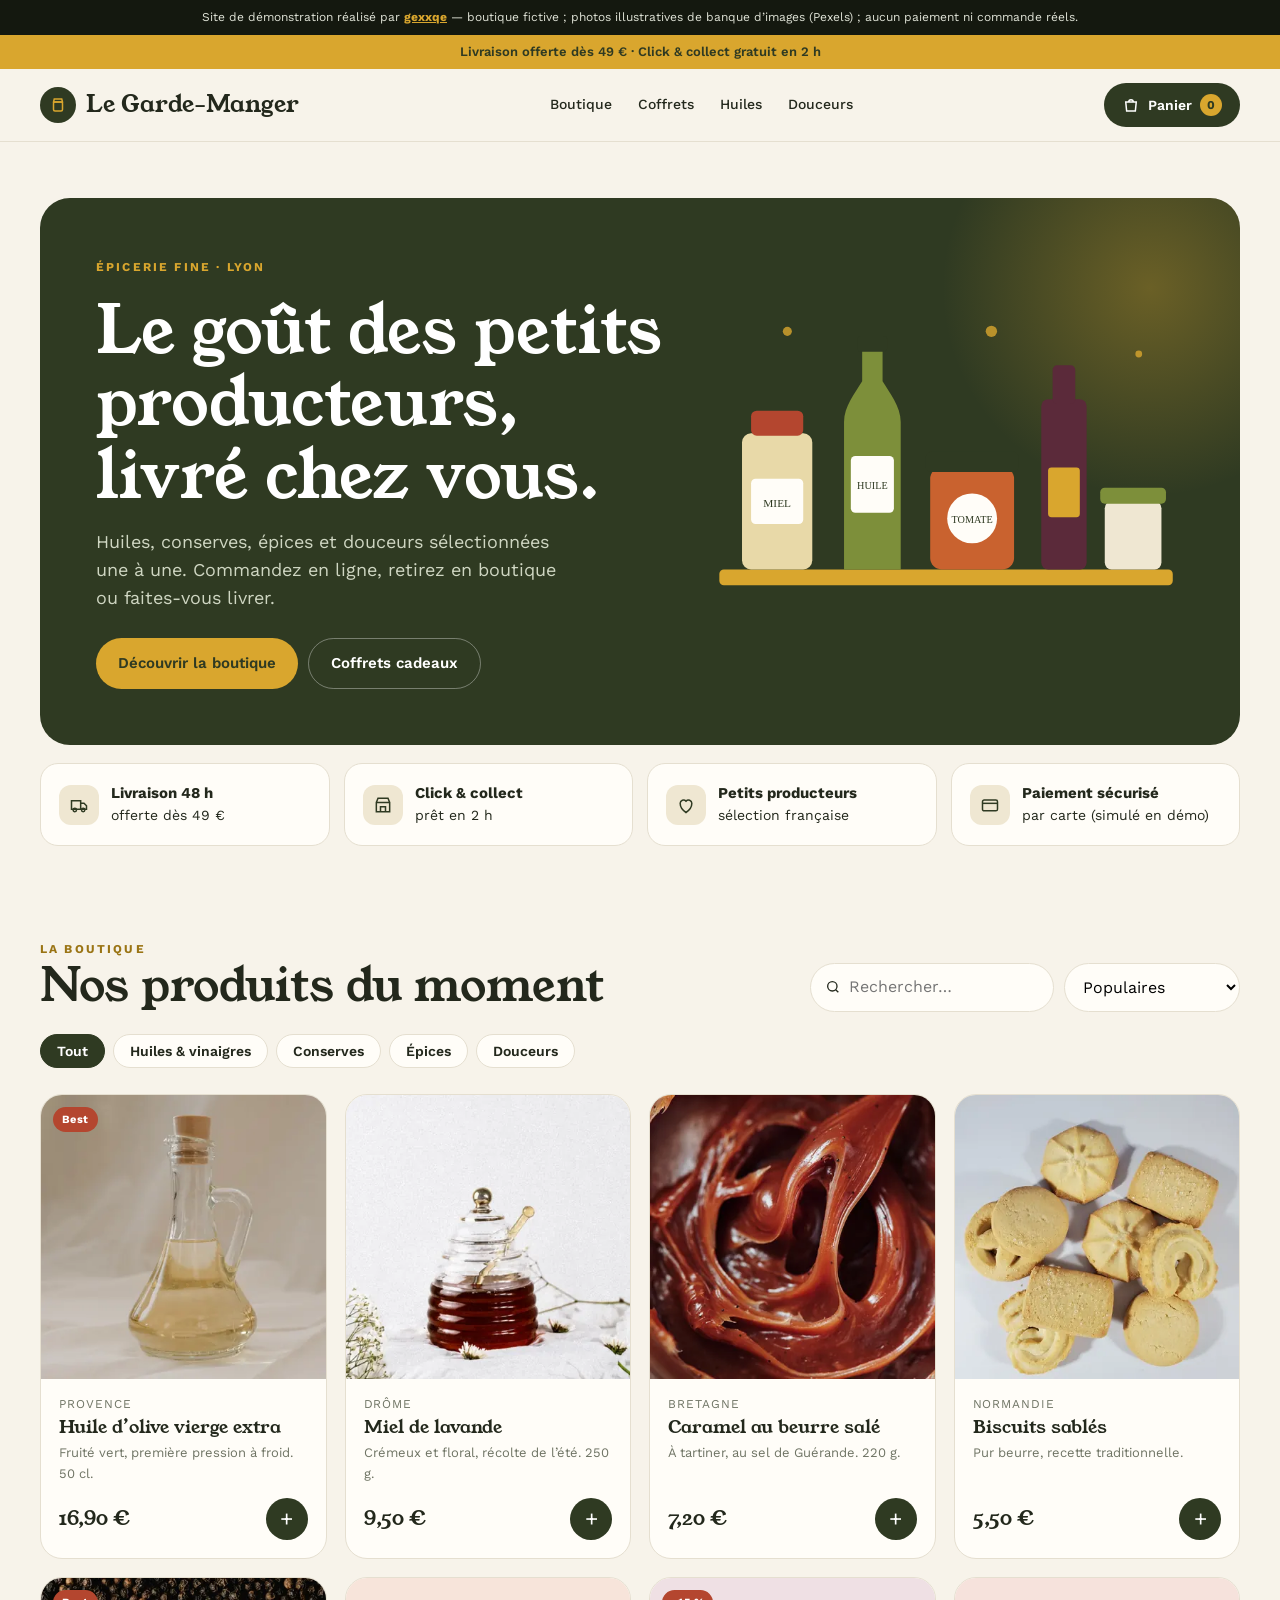
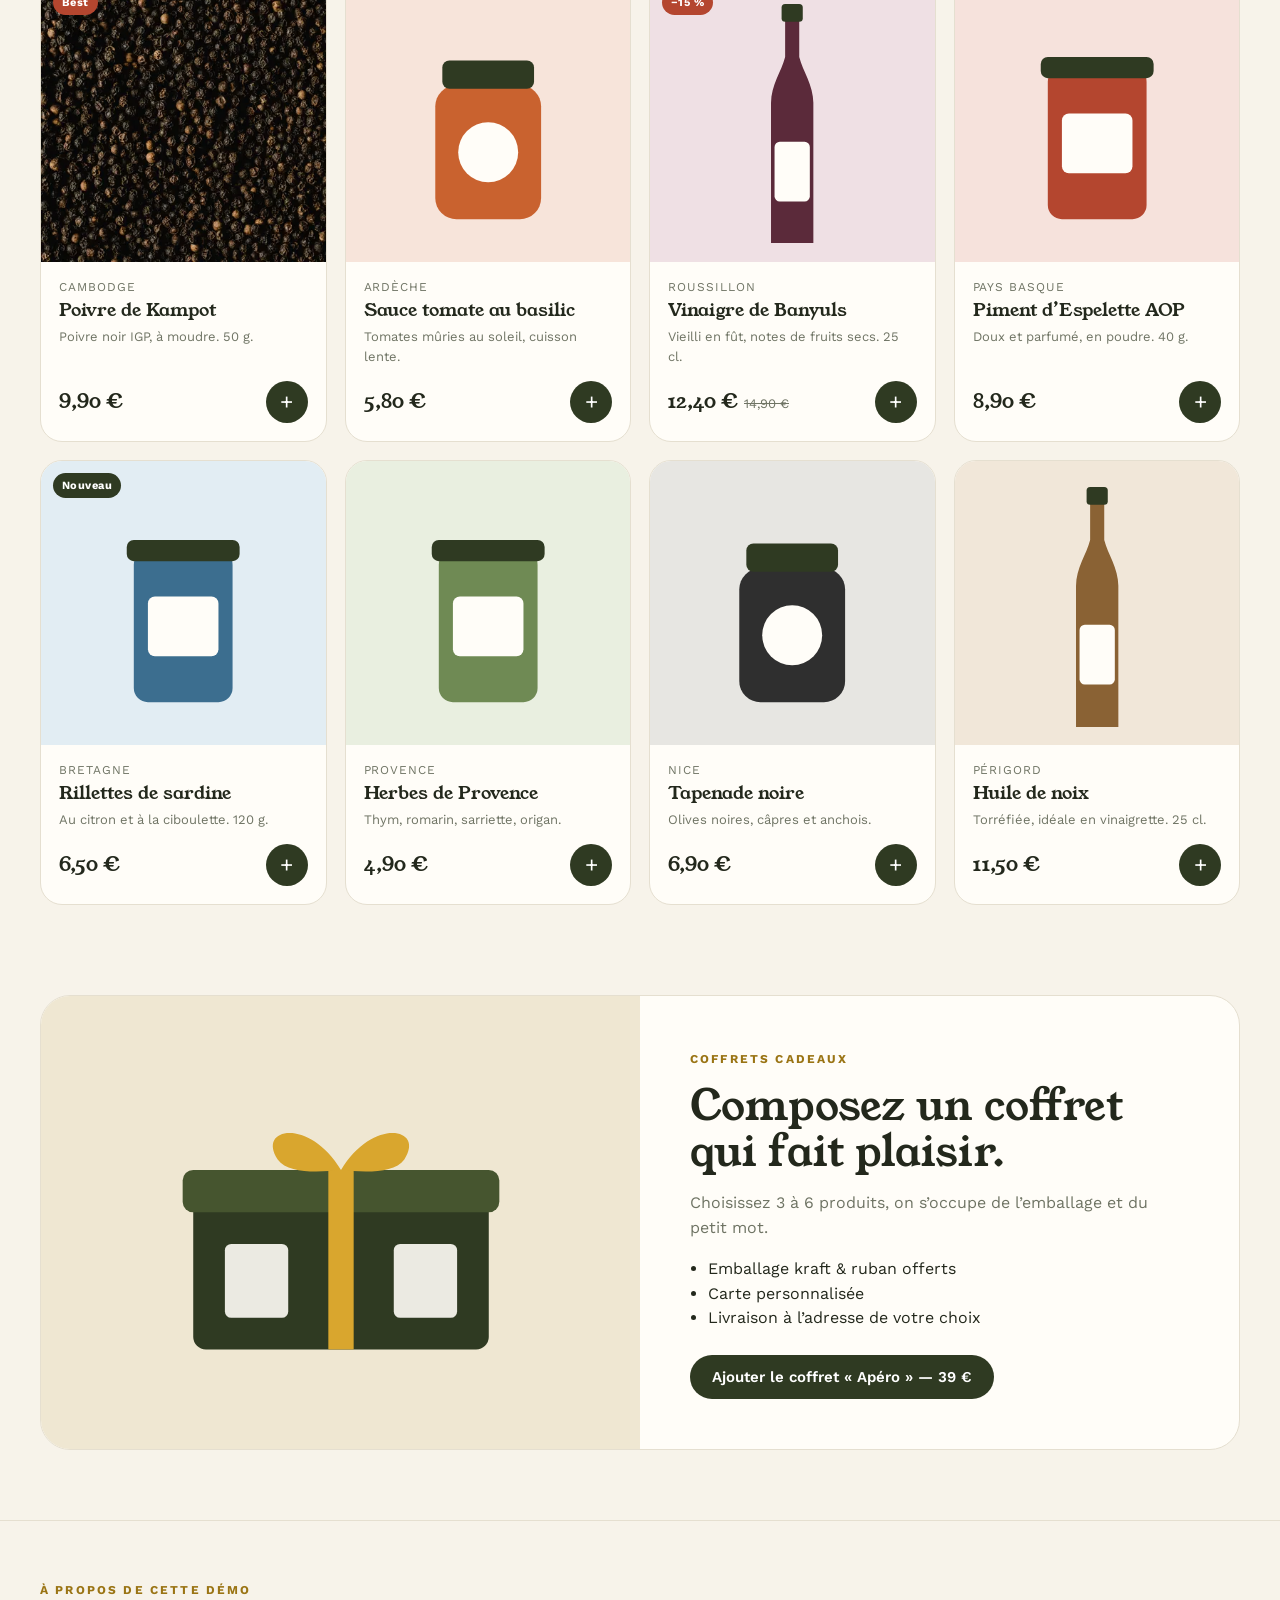
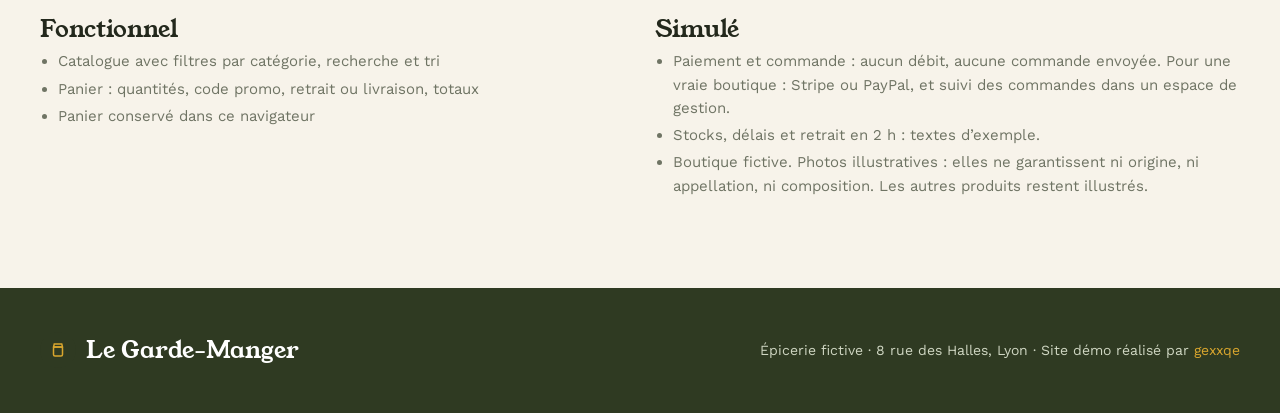
<file: demos/boutique/index.html>
<!doctype html>
<html lang="fr">
<head>
<meta charset="utf-8">
<meta name="viewport" content="width=device-width,initial-scale=1">
<meta name="robots" content="noindex,nofollow">
<meta name="theme-color" content="#2f3a22">
<title>Le Garde-Manger — Épicerie fine (site démo)</title>
<link rel="icon" href="/favicon-gq.png" type="image/png">
<link rel="preconnect" href="https://fonts.googleapis.com">
<link rel="preconnect" href="https://fonts.gstatic.com" crossorigin>
<link href="https://fonts.googleapis.com/css2?family=Young+Serif&family=Work+Sans:wght@400;500;600;700&display=swap" rel="stylesheet">
<style>
:root{--olive:#2f3a22;--olive2:#46552f;--mustard:#d9a62e;--paper:#f7f3ea;--card:#fffdf8;--ink:#23281c;--muted:#6f7464;--line:#e5dfd0;--red:#b4462f}
*{box-sizing:border-box}html{scroll-behavior:smooth}
body{margin:0;overflow-x:hidden;font-family:"Work Sans",system-ui,sans-serif;color:var(--ink);background:var(--paper);line-height:1.55}
h1,h2,h3{font-family:"Young Serif",Georgia,serif;font-weight:400;line-height:1.1;margin:0}
a{color:inherit;text-decoration:none}button{font-family:inherit}
.wrap{width:min(1200px,calc(100% - 40px));margin:auto}
.demo-bar{background:#14180f;color:#dfe2d6;font-size:12px;text-align:center;padding:8px 14px}
.demo-bar a{color:var(--mustard);font-weight:700;text-decoration:underline}
.ship{background:var(--mustard);color:var(--olive);font-size:13px;font-weight:600;text-align:center;padding:7px}
header{position:sticky;top:0;z-index:30;background:var(--paper);border-bottom:1px solid var(--line)}
.nav{height:72px;display:flex;align-items:center;justify-content:space-between;gap:20px}
.logo{font-family:"Young Serif",serif;font-size:24px;display:flex;align-items:center;gap:10px}
.logo-mark{width:36px;height:36px;border-radius:50%;background:var(--olive);display:grid;place-items:center;color:var(--mustard)}
.menu{display:flex;gap:26px;font-size:14px;font-weight:500}
.cart-btn{position:relative;display:flex;align-items:center;gap:8px;background:var(--olive);color:#fff;border:0;border-radius:999px;padding:11px 18px;font-weight:600;cursor:pointer;font-size:14px}
.cart-count{background:var(--mustard);color:var(--olive);border-radius:999px;min-width:22px;height:22px;display:grid;place-items:center;font-size:12px;font-weight:700;padding:0 6px}
.bump{animation:bump .4s}@keyframes bump{50%{transform:scale(1.12)}}
.hero{padding:56px 0 40px}
.hero-card{background:var(--olive);color:#fff;border-radius:30px;padding:56px;display:grid;grid-template-columns:1.1fr .9fr;gap:30px;align-items:center;overflow:hidden;position:relative}
.hero-card:after{content:"";position:absolute;right:-120px;top:-120px;width:420px;height:420px;border-radius:50%;background:radial-gradient(circle,rgba(217,166,46,.35),transparent 70%)}
.eyebrow{font-size:12px;letter-spacing:.18em;text-transform:uppercase;font-weight:700;color:var(--mustard)}
.hero h1{font-size:clamp(40px,5.4vw,66px);margin:16px 0 16px}
.hero p{color:#cfd6c2;font-size:18px;max-width:470px;margin:0 0 26px}
.btn{display:inline-flex;align-items:center;justify-content:center;gap:8px;border-radius:999px;padding:13px 22px;font-weight:600;font-size:15px;border:0;cursor:pointer;transition:.2s}
.btn-mustard{background:var(--mustard);color:var(--olive)}.btn-mustard:hover{filter:brightness(1.06)}
.btn-olive{background:var(--olive);color:#fff}
.btn-ghost{border:1.5px solid rgba(255,255,255,.35);color:#fff;background:transparent}
.hero-shelf{position:relative;z-index:1}
.hero-shelf svg{width:100%;height:auto}
.perks{display:grid;grid-template-columns:repeat(4,1fr);gap:14px;margin-top:18px}
.perk{background:var(--card);border:1px solid var(--line);border-radius:18px;padding:18px;display:flex;gap:12px;align-items:center;font-size:14px}
.perk b{display:block;font-size:15px}
.perk .pi{width:40px;height:40px;border-radius:12px;background:#efe7d2;display:grid;place-items:center;color:var(--olive);flex-shrink:0}
section{padding:70px 0}
.shop-head{display:flex;justify-content:space-between;align-items:end;gap:20px;margin-bottom:22px;flex-wrap:wrap}
.shop-head h2{font-size:clamp(32px,4vw,46px)}
.tools{display:flex;gap:10px;flex-wrap:wrap}
.search{display:flex;align-items:center;gap:8px;background:var(--card);border:1.5px solid var(--line);border-radius:999px;padding:0 14px}
.search input{border:0;background:transparent;padding:11px 0;font:inherit;width:190px;outline:none}
select{border:1.5px solid var(--line);background:var(--card);border-radius:999px;padding:11px 14px;font:inherit;cursor:pointer}
.cats{display:flex;gap:8px;margin-bottom:26px;flex-wrap:wrap}
.cat{border:1.5px solid var(--line);background:var(--card);border-radius:999px;padding:8px 16px;font-weight:600;font-size:14px;cursor:pointer;color:var(--ink)}
.cat.on{background:var(--olive);color:#fff;border-color:var(--olive)}
.grid{display:grid;grid-template-columns:repeat(4,1fr);gap:18px}
.prod{background:var(--card);border:1px solid var(--line);border-radius:22px;overflow:hidden;display:flex;flex-direction:column;transition:.25s}
.prod:hover{box-shadow:0 18px 40px rgba(47,58,34,.1);transform:translateY(-3px)}
.prod-img{aspect-ratio:1/1;position:relative;display:grid;place-items:center}
.prod-img svg{width:62%;height:auto}.prod-img.has-photo img{position:absolute;inset:0;width:100%;height:100%;object-fit:cover}.prod-img .badge{z-index:1}.thumb{overflow:hidden}.thumb.has-photo img{width:100%;height:100%;object-fit:cover}
.badge{position:absolute;top:12px;left:12px;background:var(--red);color:#fff;font-size:11px;font-weight:700;padding:4px 9px;border-radius:999px;letter-spacing:.04em}
.badge.new{background:var(--olive)}
.prod-body{padding:16px 18px 18px;display:flex;flex-direction:column;flex:1}
.origin{font-size:12px;color:var(--muted);text-transform:uppercase;letter-spacing:.08em}
.prod h3{font-size:18px;margin:4px 0 6px}
.prod p{font-size:13px;color:var(--muted);margin:0 0 14px;flex:1}
.prod-foot{display:flex;justify-content:space-between;align-items:center}
.pp{font-family:"Young Serif";font-size:20px}
.pp s{font-family:"Work Sans";font-size:13px;color:var(--muted);margin-left:6px}
.add{width:42px;height:42px;border-radius:50%;border:0;background:var(--olive);color:#fff;font-size:22px;cursor:pointer;display:grid;place-items:center;transition:.2s}
.add:hover{background:var(--mustard);color:var(--olive)}
.add.ok{background:#4f8a3a}
.empty{grid-column:1/-1;text-align:center;color:var(--muted);padding:40px}
.box{display:grid;grid-template-columns:1fr 1fr;gap:0;background:var(--card);border:1px solid var(--line);border-radius:30px;overflow:hidden}
.box-art{background:#efe7d2;display:grid;place-items:center;padding:30px}
.box-art svg{width:min(100%,380px)}
.box-copy{padding:50px}
.box-copy h2{font-size:clamp(30px,3.6vw,42px);margin:12px 0}
.box-copy p{color:var(--muted)}
.box-copy ul{padding-left:18px;color:var(--ink);margin:16px 0 24px}
.overlay{position:fixed;inset:0;background:rgba(20,24,15,.45);opacity:0;pointer-events:none;transition:.3s;z-index:40}
.overlay.on{opacity:1;pointer-events:auto}
.drawer{position:fixed;top:0;right:0;height:100%;width:min(420px,100%);background:var(--paper);z-index:50;transform:translateX(100%);visibility:hidden;transition:transform .35s cubic-bezier(.2,.8,.2,1),visibility 0s .35s;display:flex;flex-direction:column;box-shadow:-20px 0 40px rgba(0,0,0,.15)}
.drawer.on{transform:none;visibility:visible;transition:transform .35s cubic-bezier(.2,.8,.2,1)}
.dr-head{display:flex;justify-content:space-between;align-items:center;padding:22px 24px;border-bottom:1px solid var(--line)}
.dr-head h3{font-size:24px}
.x{border:0;background:var(--card);width:38px;height:38px;border-radius:50%;cursor:pointer;font-size:18px}
.dr-body{flex:1;overflow:auto;padding:10px 24px}
.line{display:grid;grid-template-columns:58px 1fr auto;gap:12px;align-items:center;padding:14px 0;border-bottom:1px solid var(--line)}
.thumb{width:58px;height:58px;border-radius:14px;display:grid;place-items:center}
.thumb svg{width:60%}
.line h4{margin:0;font-size:15px;font-weight:600}
.qty{display:inline-flex;align-items:center;gap:10px;margin-top:6px;border:1px solid var(--line);border-radius:999px;padding:2px}
.qty button{width:26px;height:26px;border-radius:50%;border:0;background:var(--card);cursor:pointer;font-weight:700}
.dr-foot{padding:18px 24px;border-top:1px solid var(--line);background:var(--card)}
.row{display:flex;justify-content:space-between;font-size:14px;padding:4px 0}
.row.total{font-size:18px;font-weight:700;padding-top:10px}
.promo{display:flex;gap:8px;margin:10px 0}
.promo input{flex:1;border:1.5px solid var(--line);border-radius:999px;padding:9px 14px;font:inherit;background:#fff}
.promo button{border:0;border-radius:999px;padding:0 16px;background:var(--olive);color:#fff;font-weight:600;cursor:pointer}
.mode{display:grid;grid-template-columns:1fr 1fr;gap:8px;margin:10px 0}
.mode button{border:1.5px solid var(--line);background:#fff;border-radius:12px;padding:10px;cursor:pointer;font-weight:600;font-size:13px;text-align:left}
.mode button small{display:block;font-weight:400;color:var(--muted)}
.mode button.on{border-color:var(--olive);background:#eef1e6}
.msg{font-size:13px;color:var(--muted);min-height:18px}
.full{width:100%}
.done{text-align:center;padding:40px 10px}
.done .c{width:66px;height:66px;border-radius:50%;background:#e6eedb;color:var(--olive);display:grid;place-items:center;margin:0 auto 14px}
.demo-info{padding:56px 0;border-top:1px solid var(--line)}.di-grid{display:grid;grid-template-columns:1fr 1fr;gap:30px;margin-top:14px}.demo-info h3{font-size:24px;margin-bottom:8px}.demo-info ul{margin:0;padding-left:18px;color:var(--muted);font-size:15px}.demo-info li{margin:4px 0}@media(max-width:700px){.di-grid{grid-template-columns:1fr;gap:16px}}footer{background:var(--olive);color:#cfd6c2;padding:44px 0;font-size:14px;margin-top:30px}
.foot{display:flex;justify-content:space-between;gap:20px;flex-wrap:wrap;align-items:center}
.foot .logo{color:#fff}
@media(max-width:1000px){.grid{grid-template-columns:repeat(3,1fr)}.perks{grid-template-columns:1fr 1fr}.menu{display:none}}
@media(max-width:760px){.hero-card{grid-template-columns:1fr;padding:34px}.grid{grid-template-columns:1fr 1fr;gap:12px}.box{grid-template-columns:1fr}.box-copy{padding:30px}.search input{width:130px}.prod-body{padding:12px 14px 14px}.prod h3{font-size:16px}.prod p{display:none}}
@media(max-width:420px){.perks{grid-template-columns:1fr}.cart-btn span.lbl{display:none}}
</style>
</head>
<body>
<div class="demo-bar">Site de démonstration réalisé par <a href="/">gexxqe</a> — boutique fictive ; photos illustratives de banque d’images (Pexels) ; aucun paiement ni commande réels.</div>
<div class="ship">Livraison offerte dès 49 € · Click & collect gratuit en 2 h</div>
<header><div class="wrap nav">
  <a class="logo" href="#"><span class="logo-mark"><svg width="18" height="18" viewBox="0 0 24 24" fill="none" stroke="currentColor" stroke-width="2"><path d="M7 4h10l1 4H6z"/><rect x="6" y="8" width="12" height="12" rx="2"/></svg></span>Le Garde-Manger</a>
  <nav class="menu"><a href="#boutique">Boutique</a><a href="#coffrets">Coffrets</a><a href="#boutique" data-jump="huiles">Huiles</a><a href="#boutique" data-jump="sucre">Douceurs</a></nav>
  <button class="cart-btn" id="openCart" aria-label="Ouvrir le panier"><svg width="18" height="18" viewBox="0 0 24 24" fill="none" stroke="currentColor" stroke-width="2"><path d="M5 8h14l-1.2 12H6.2z"/><path d="M9 8a3 3 0 0 1 6 0"/></svg><span class="lbl">Panier</span><span class="cart-count" id="count">0</span></button>
</div></header>

<section class="hero" style="padding-bottom:20px">
  <div class="wrap">
    <div class="hero-card">
      <div style="position:relative;z-index:1">
        <span class="eyebrow">Épicerie fine · Lyon</span>
        <h1>Le goût des petits producteurs, livré chez vous.</h1>
        <p>Huiles, conserves, épices et douceurs sélectionnées une à une. Commandez en ligne, retirez en boutique ou faites-vous livrer.</p>
        <div style="display:flex;gap:10px;flex-wrap:wrap"><a class="btn btn-mustard" href="#boutique">Découvrir la boutique</a><a class="btn btn-ghost" href="#coffrets">Coffrets cadeaux</a></div>
      </div>
      <div class="hero-shelf" aria-hidden="true">
        <svg viewBox="0 0 420 320">
          <rect x="10" y="250" width="400" height="14" rx="4" fill="#d9a62e"/>
          <rect x="30" y="130" width="62" height="120" rx="8" fill="#e8d9a8"/><rect x="38" y="110" width="46" height="22" rx="5" fill="#b4462f"/><rect x="38" y="170" width="46" height="40" rx="4" fill="#fffdf8"/><text x="61" y="195" font-size="10" text-anchor="middle" font-family="Georgia" fill="#2f3a22">MIEL</text>
          <path d="M120 250V120c0-14 10-26 16-36V56h18v28c6 10 16 22 16 36v130z" fill="#7d8f3a"/><rect x="132" y="44" width="26" height="14" rx="3" fill="#2f3a22"/><rect x="126" y="150" width="38" height="50" rx="4" fill="#fffdf8"/><text x="145" y="179" font-size="9" text-anchor="middle" font-family="Georgia" fill="#2f3a22">HUILE</text>
          <rect x="196" y="160" width="74" height="90" rx="10" fill="#c9622f"/><rect x="192" y="146" width="82" height="18" rx="5" fill="#2f3a22"/><circle cx="233" cy="205" r="22" fill="#fffdf8"/><text x="233" y="209" font-size="9" text-anchor="middle" font-family="Georgia" fill="#2f3a22">TOMATE</text>
          <rect x="294" y="100" width="40" height="150" rx="6" fill="#5b2a3a"/><rect x="304" y="70" width="20" height="34" rx="4" fill="#5b2a3a"/><rect x="300" y="160" width="28" height="44" rx="3" fill="#d9a62e"/>
          <rect x="350" y="190" width="50" height="60" rx="6" fill="#efe7d2"/><rect x="346" y="178" width="58" height="14" rx="4" fill="#7d8f3a"/>
          <g fill="#d9a62e" opacity=".8"><circle cx="70" cy="40" r="4"/><circle cx="380" cy="60" r="3"/><circle cx="250" cy="40" r="5"/></g>
        </svg>
      </div>
    </div>
    <div class="perks">
      <div class="perk"><span class="pi"><svg width="20" height="20" viewBox="0 0 24 24" fill="none" stroke="currentColor" stroke-width="1.8"><path d="M3 7h11v10H3zM14 10h4l3 3v4h-7"/><circle cx="7" cy="18" r="2"/><circle cx="17" cy="18" r="2"/></svg></span><span><b>Livraison 48 h</b>offerte dès 49 €</span></div>
      <div class="perk"><span class="pi"><svg width="20" height="20" viewBox="0 0 24 24" fill="none" stroke="currentColor" stroke-width="1.8"><path d="M4 9l2-5h12l2 5M4 9h16v11H4z"/><path d="M9 20v-6h6v6"/></svg></span><span><b>Click & collect</b>prêt en 2 h</span></div>
      <div class="perk"><span class="pi"><svg width="20" height="20" viewBox="0 0 24 24" fill="none" stroke="currentColor" stroke-width="1.8"><path d="M12 21s-7-4.5-7-11a4 4 0 0 1 7-2.6A4 4 0 0 1 19 10c0 6.5-7 11-7 11z"/></svg></span><span><b>Petits producteurs</b>sélection française</span></div>
      <div class="perk"><span class="pi"><svg width="20" height="20" viewBox="0 0 24 24" fill="none" stroke="currentColor" stroke-width="1.8"><rect x="3" y="6" width="18" height="13" rx="2"/><path d="M3 10h18"/></svg></span><span><b>Paiement sécurisé</b>par carte (simulé en démo)</span></div>
    </div>
  </div>
</section>

<section id="boutique">
  <div class="wrap">
    <div class="shop-head"><div><span class="eyebrow" style="color:#9a7414">La boutique</span><h2>Nos produits du moment</h2></div>
      <div class="tools"><label class="search"><svg width="16" height="16" viewBox="0 0 24 24" fill="none" stroke="currentColor" stroke-width="2"><circle cx="11" cy="11" r="7"/><path d="M20 20l-4-4"/></svg><input id="q" placeholder="Rechercher…" aria-label="Rechercher un produit"></label>
      <select id="sort" aria-label="Trier"><option value="pop">Populaires</option><option value="asc">Prix croissant</option><option value="desc">Prix décroissant</option></select></div></div>
    <div class="cats" id="cats"></div>
    <div class="grid" id="grid"></div>
  </div>
</section>

<section id="coffrets" style="padding-top:20px">
  <div class="wrap box">
    <div class="box-art" aria-hidden="true"><svg viewBox="0 0 360 280"><rect x="40" y="110" width="280" height="150" rx="12" fill="#2f3a22"/><rect x="30" y="90" width="300" height="40" rx="10" fill="#46552f"/><rect x="168" y="90" width="24" height="170" fill="#d9a62e"/><path d="M180 90c-30-50-80-40-60-10 10 14 40 12 60 10zm0 0c30-50 80-40 60-10-10 14-40 12-60 10z" fill="#d9a62e"/><rect x="70" y="160" width="60" height="70" rx="6" fill="#fffdf8" opacity=".9"/><rect x="230" y="160" width="60" height="70" rx="6" fill="#fffdf8" opacity=".9"/></svg></div>
    <div class="box-copy"><span class="eyebrow" style="color:#9a7414">Coffrets cadeaux</span><h2>Composez un coffret qui fait plaisir.</h2><p>Choisissez 3 à 6 produits, on s’occupe de l’emballage et du petit mot.</p><ul><li>Emballage kraft & ruban offerts</li><li>Carte personnalisée</li><li>Livraison à l’adresse de votre choix</li></ul><button class="btn btn-olive" id="addBox">Ajouter le coffret « Apéro » — 39 €</button></div>
  </div>
</section>

<section class="demo-info" aria-label="Ce que montre cette démo"><div class="wrap"><span class="eyebrow" style="color:#9a7414">À propos de cette démo</span><div class="di-grid"><div><h3>Fonctionnel</h3><ul><li>Catalogue avec filtres par catégorie, recherche et tri</li><li>Panier : quantités, code promo, retrait ou livraison, totaux</li><li>Panier conservé dans ce navigateur</li></ul></div><div><h3>Simulé</h3><ul><li>Paiement et commande : aucun débit, aucune commande envoyée. Pour une vraie boutique : Stripe ou PayPal, et suivi des commandes dans un espace de gestion.</li><li>Stocks, délais et retrait en 2 h : textes d’exemple.</li><li>Boutique fictive. Photos illustratives : elles ne garantissent ni origine, ni appellation, ni composition. Les autres produits restent illustrés.</li></ul></div></div></div></section>
<footer><div class="wrap foot"><span class="logo"><span class="logo-mark"><svg width="18" height="18" viewBox="0 0 24 24" fill="none" stroke="currentColor" stroke-width="2"><path d="M7 4h10l1 4H6z"/><rect x="6" y="8" width="12" height="12" rx="2"/></svg></span>Le Garde-Manger</span><span>Épicerie fictive · 8 rue des Halles, Lyon · Site démo réalisé par <a href="/" style="color:#d9a62e">gexxqe</a></span></div></footer>

<div class="overlay" id="overlay"></div>
<aside class="drawer" id="drawer" aria-label="Panier">
  <div class="dr-head"><h3>Votre panier</h3><button class="x" id="closeCart" aria-label="Fermer">✕</button></div>
  <div class="dr-body" id="lines"></div>
  <div class="dr-foot" id="foot">
    <div class="mode" id="mode"><button class="on" data-m="cc">Click & collect<small>Gratuit · prêt en 2 h</small></button><button data-m="liv">Livraison<small>4,90 € · offerte dès 49 €</small></button></div>
    <div class="promo"><input id="promo" placeholder="Code promo (essayez BIENVENUE10)"><button id="applyPromo">OK</button></div>
    <div class="msg" id="msg"></div>
    <div class="row"><span>Sous-total</span><span id="sub">0,00 €</span></div>
    <div class="row" id="discRow" style="display:none;color:#4f8a3a"><span>Remise −10 %</span><span id="disc"></span></div>
    <div class="row"><span>Retrait / livraison</span><span id="shipCost">Gratuit</span></div>
    <div class="row total"><span>Total</span><span id="total">0,00 €</span></div>
    <button class="btn btn-mustard full" id="checkout" style="margin-top:12px">Valider la commande (démo)</button><p style="font-size:11.5px;color:var(--muted);margin:10px 0 0;text-align:center">Démo : aucun paiement. Pour une vraie boutique, le paiement se relie à Stripe ou PayPal, et les commandes arrivent dans l’espace de gestion.</p>
  </div>
</aside>

<script>
(function(){
const P=[
 {id:1,img:"huile-olive",alt:"Carafe d’huile en verre bouchée de liège",n:"Huile d’olive vierge extra",o:"Provence",c:"huiles",p:16.9,d:"Fruité vert, première pression à froid. 50 cl.",col:"#7d8f3a",bg:"#eef1e2",s:"bottle",b:"Best"},
 {id:2,img:"miel",alt:"Pot de miel en verre avec cuillère en bois",n:"Miel de lavande",o:"Drôme",c:"sucre",p:9.5,d:"Crémeux et floral, récolte de l’été. 250 g.",col:"#e0b33e",bg:"#f8efd6",s:"jar"},
 {id:3,n:"Sauce tomate au basilic",o:"Ardèche",c:"conserves",p:5.8,d:"Tomates mûries au soleil, cuisson lente.",col:"#c9622f",bg:"#f7e4da",s:"jar"},
 {id:4,n:"Vinaigre de Banyuls",o:"Roussillon",c:"huiles",p:12.4,old:14.9,d:"Vieilli en fût, notes de fruits secs. 25 cl.",col:"#5b2a3a",bg:"#efe0e4",s:"bottle",b:"−15 %"},
 {id:5,n:"Piment d’Espelette AOP",o:"Pays basque",c:"epices",p:8.9,d:"Doux et parfumé, en poudre. 40 g.",col:"#b4462f",bg:"#f6e2dc",s:"tin"},
 {id:6,n:"Rillettes de sardine",o:"Bretagne",c:"conserves",p:6.5,d:"Au citron et à la ciboulette. 120 g.",col:"#3c6e8f",bg:"#e2edf3",s:"tin",b:"Nouveau"},
 {id:7,img:"caramel",alt:"Caramel onctueux en gros plan",n:"Caramel au beurre salé",o:"Bretagne",c:"sucre",p:7.2,d:"À tartiner, au sel de Guérande. 220 g.",col:"#a8692b",bg:"#f4e6d4",s:"jar"},
 {id:8,n:"Herbes de Provence",o:"Provence",c:"epices",p:4.9,d:"Thym, romarin, sarriette, origan.",col:"#6f8a54",bg:"#e9efe0",s:"tin"},
 {id:9,n:"Tapenade noire",o:"Nice",c:"conserves",p:6.9,d:"Olives noires, câpres et anchois.",col:"#2f2f2f",bg:"#e7e6e2",s:"jar"},
 {id:10,n:"Huile de noix",o:"Périgord",c:"huiles",p:11.5,d:"Torréfiée, idéale en vinaigrette. 25 cl.",col:"#8a6234",bg:"#f1e7d9",s:"bottle"},
 {id:11,img:"biscuits",alt:"Assortiment de biscuits au beurre",n:"Biscuits sablés",o:"Normandie",c:"sucre",p:5.5,d:"Pur beurre, recette traditionnelle.",col:"#d9a62e",bg:"#f7eed8",s:"tin"},
 {id:12,img:"poivre",alt:"Grains de poivre noir en gros plan",n:"Poivre de Kampot",o:"Cambodge",c:"epices",p:9.9,d:"Poivre noir IGP, à moudre. 50 g.",col:"#3a3a2a",bg:"#e8e6dc",s:"jar",b:"Best"}];
const CATS=[["all","Tout"],["huiles","Huiles & vinaigres"],["conserves","Conserves"],["epices","Épices"],["sucre","Douceurs"]];
const media=(x,size)=>x.img?`<img src="img/${x.img}-400.webp" srcset="img/${x.img}-400.webp 400w, img/${x.img}-800.webp 800w" sizes="${size}" width="400" height="400" alt="${x.alt}" loading="lazy" decoding="async">`:art(x);
const euro=v=>v.toFixed(2).replace('.',',')+' €';
function art(x){if(x.s==="bottle")return `<svg viewBox="0 0 100 140"><path d="M38 140V60c0-10 6-18 8-26V12h8v22c2 8 8 16 8 26v80z" fill="${x.col}"/><rect x="44" y="4" width="12" height="10" rx="2" fill="#2f3a22"/><rect x="40" y="82" width="20" height="34" rx="3" fill="#fffdf8"/></svg>`;
 if(x.s==="tin")return `<svg viewBox="0 0 100 140"><rect x="22" y="40" width="56" height="86" rx="8" fill="${x.col}"/><rect x="18" y="34" width="64" height="12" rx="4" fill="#2f3a22"/><rect x="30" y="66" width="40" height="34" rx="4" fill="#fffdf8"/></svg>`;
 return `<svg viewBox="0 0 100 140"><rect x="20" y="50" width="60" height="76" rx="12" fill="${x.col}"/><rect x="24" y="36" width="52" height="16" rx="4" fill="#2f3a22"/><circle cx="50" cy="88" r="17" fill="#fffdf8"/></svg>`;}
let cat='all',q='',sort='pop';
const grid=document.getElementById('grid'),cats=document.getElementById('cats');
cats.innerHTML=CATS.map(c=>`<button class="cat${c[0]==='all'?' on':''}" data-c="${c[0]}">${c[1]}</button>`).join('');
cats.addEventListener('click',e=>{const b=e.target.closest('.cat');if(!b)return;setCat(b.dataset.c)});
function setCat(c){cat=c;cats.querySelectorAll('.cat').forEach(x=>x.classList.toggle('on',x.dataset.c===c));render()}
document.querySelectorAll('[data-jump]').forEach(a=>a.addEventListener('click',()=>setCat(a.dataset.jump)));
document.getElementById('q').addEventListener('input',e=>{q=e.target.value.toLowerCase();render()});
document.getElementById('sort').addEventListener('change',e=>{sort=e.target.value;render()});
function render(){let l=P.filter(x=>x.c!=='box'&&(cat==='all'||x.c===cat)&&(x.n+x.o+x.d).toLowerCase().includes(q));
 // Ordre « Populaires » : produits photographiés d’abord (ordre d’origine conservé dans chaque groupe).
 if(sort==='pop')l=l.filter(x=>x.img).concat(l.filter(x=>!x.img));
 if(sort==='asc')l.sort((a,b)=>a.p-b.p);if(sort==='desc')l.sort((a,b)=>b.p-a.p);
 grid.innerHTML=l.length?l.map(x=>`<article class="prod"><div class="prod-img${x.img?' has-photo':''}" style="background:${x.bg}">${x.b?`<span class="badge${x.b==='Nouveau'?' new':''}">${x.b}</span>`:''}${media(x,'(max-width:760px) 50vw, 280px')}</div><div class="prod-body"><span class="origin">${x.o}</span><h3>${x.n}</h3><p>${x.d}</p><div class="prod-foot"><span class="pp">${euro(x.p)}${x.old?`<s>${euro(x.old)}</s>`:''}</span><button class="add" data-id="${x.id}" aria-label="Ajouter ${x.n} au panier">+</button></div></div></article>`).join(''):'<p class="empty">Aucun produit ne correspond à votre recherche.</p>';}
grid.addEventListener('click',e=>{const b=e.target.closest('.add');if(!b)return;add(+b.dataset.id);b.classList.add('ok');b.textContent='✓';setTimeout(()=>{b.classList.remove('ok');b.textContent='+'},900)});
// cart
P.push({id:99,n:"Coffret « Apéro »",o:"Coffret",c:"box",p:39,col:"#2f3a22",bg:"#efe7d2",s:"tin"});
let cart={};try{cart=JSON.parse(localStorage.getItem('gm-cart')||'{}')}catch(e){}
let promo=false,mode='cc';
const save=()=>{try{localStorage.setItem('gm-cart',JSON.stringify(cart))}catch(e){}};
function add(id){cart[id]=(cart[id]||0)+1;save();upd();const c=document.getElementById('count');c.classList.remove('bump');void c.offsetWidth;c.classList.add('bump')}
document.getElementById('addBox').addEventListener('click',()=>{add(99);open()});
const $=id=>document.getElementById(id);
function upd(){const ids=Object.keys(cart).filter(k=>cart[k]>0);if(ids.length)$('foot').style.display='';const n=ids.reduce((s,k)=>s+cart[k],0);$('count').textContent=n;
 $('lines').innerHTML=ids.length?ids.map(k=>{const x=P.find(p=>p.id==k);return `<div class="line"><div class="thumb${x.img?' has-photo':''}" style="background:${x.bg}">${media(x,'58px')}</div><div><h4>${x.n}</h4><div class="qty"><button data-d="-1" data-id="${k}" aria-label="Retirer">−</button><span>${cart[k]}</span><button data-d="1" data-id="${k}" aria-label="Ajouter">+</button></div></div><b>${euro(x.p*cart[k])}</b></div>`}).join(''):'<p class="empty">Votre panier est vide.</p>';
 const sub=ids.reduce((s,k)=>s+P.find(p=>p.id==k).p*cart[k],0);const disc=promo?sub*.1:0;const ship=mode==='liv'&&sub-disc<49&&sub>0?4.9:0;
 $('sub').textContent=euro(sub);$('discRow').style.display=promo?'flex':'none';$('disc').textContent='−'+euro(disc);$('shipCost').textContent=ship?euro(ship):'Gratuit';$('total').textContent=euro(sub-disc+ship);
 $('checkout').disabled=!ids.length;$('checkout').style.opacity=ids.length?1:.5;}
$('lines').addEventListener('click',e=>{const b=e.target.closest('button[data-d]');if(!b)return;cart[b.dataset.id]=Math.max(0,cart[b.dataset.id]+ +b.dataset.d);save();upd()});
$('mode').addEventListener('click',e=>{const b=e.target.closest('button');if(!b)return;mode=b.dataset.m;$('mode').querySelectorAll('button').forEach(x=>x.classList.toggle('on',x===b));upd()});
$('applyPromo').addEventListener('click',()=>{const v=$('promo').value.trim().toUpperCase();promo=v==='BIENVENUE10';$('msg').textContent=promo?'Code appliqué : −10 % sur votre commande.':'Code inconnu. Essayez BIENVENUE10.';upd()});
function open(){$('drawer').classList.add('on');$('overlay').classList.add('on')}
function close(){$('drawer').classList.remove('on');$('overlay').classList.remove('on')}
$('openCart').addEventListener('click',open);$('closeCart').addEventListener('click',close);$('overlay').addEventListener('click',close);
document.addEventListener('keydown',e=>{if(e.key==='Escape')close()});
$('checkout').addEventListener('click',()=>{const tot=$('total').textContent;cart={};save();
 $('lines').innerHTML=`<div class="done"><div class="c"><svg width="28" height="28" viewBox="0 0 24 24" fill="none" stroke="currentColor" stroke-width="2.4"><path d="M5 12.5l4.5 4.5L19 7.5"/></svg></div><h3>Merci pour votre commande !</h3><p style="color:var(--muted)">${mode==='cc'?'Votre commande sera prête en boutique dans 2 h.':'Livraison prévue sous 48 h.'} Total : ${tot}.</p><p style="font-size:12px;color:var(--muted)">Démo : aucune commande ni paiement réels.</p></div>`;
 $('foot').style.display='none';$('count').textContent=0;promo=false;});
render();upd();
})();
</script>
</body>
</html>
</file>
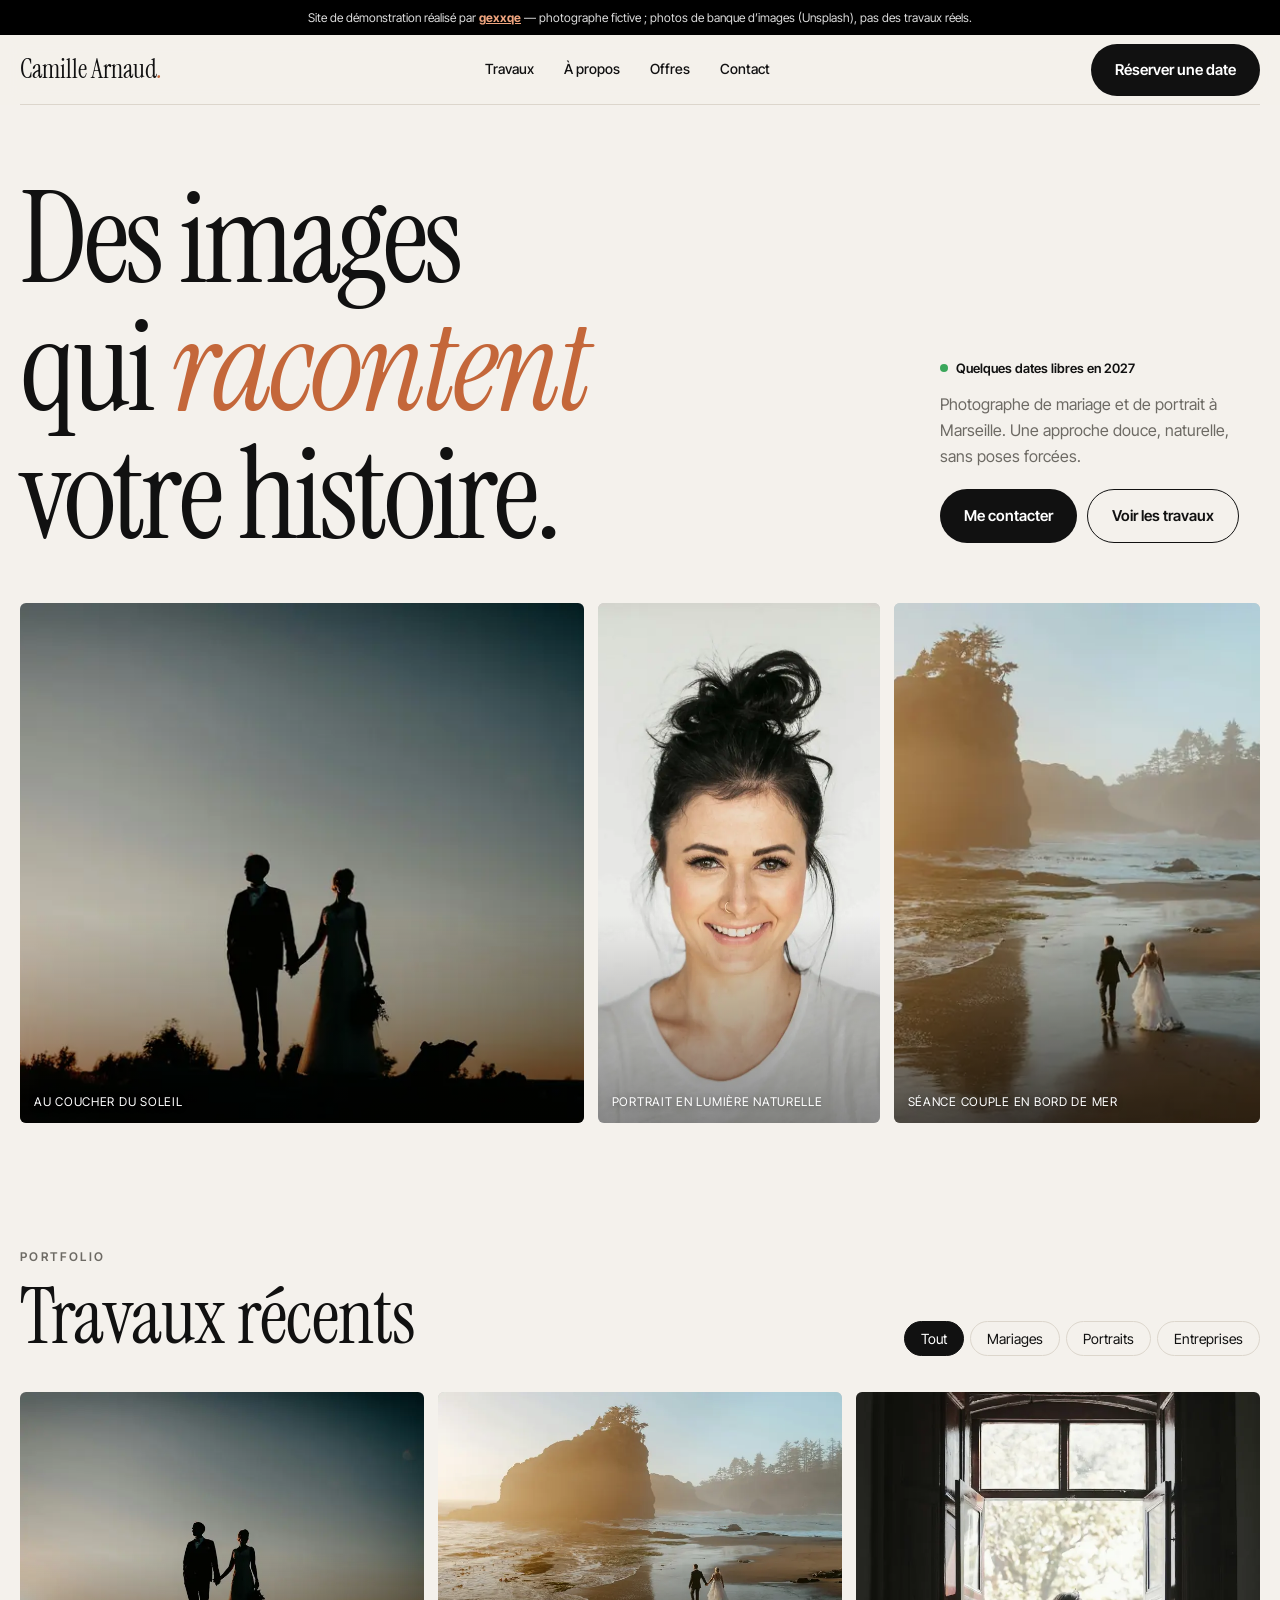
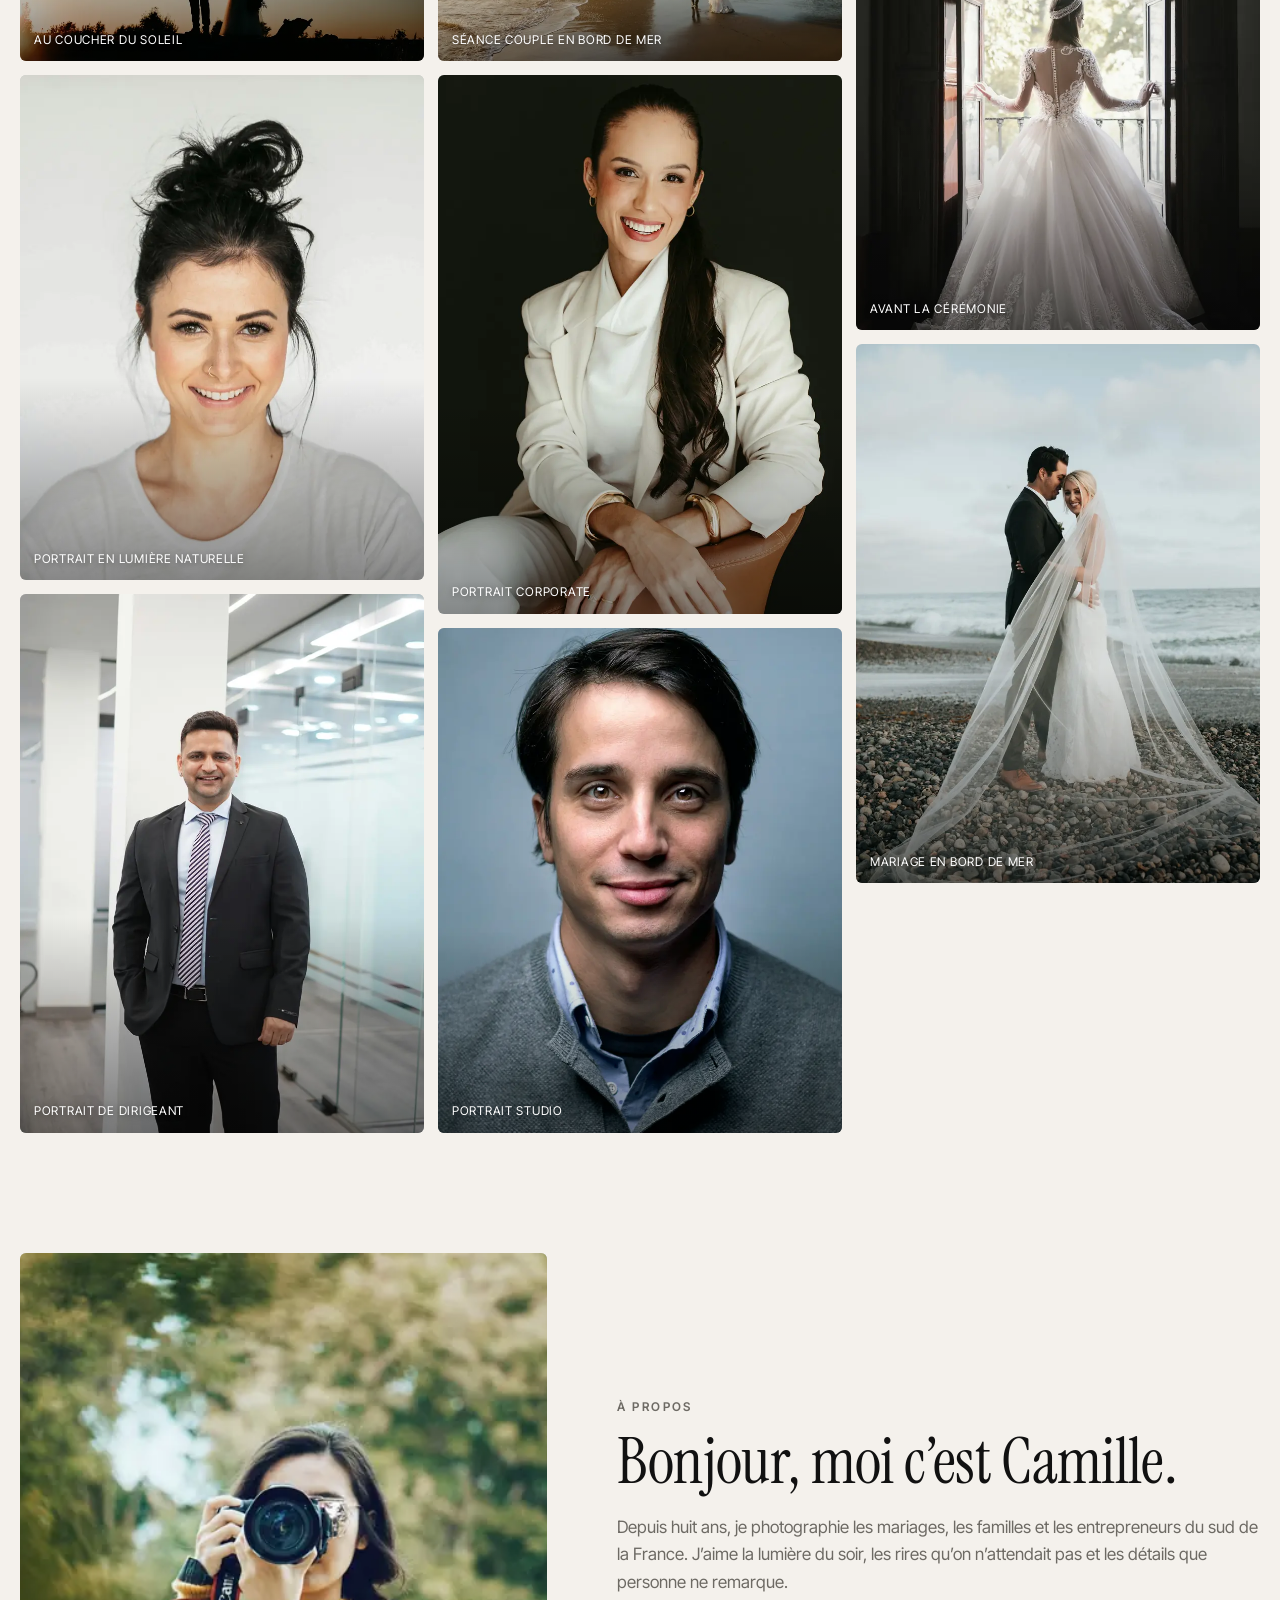
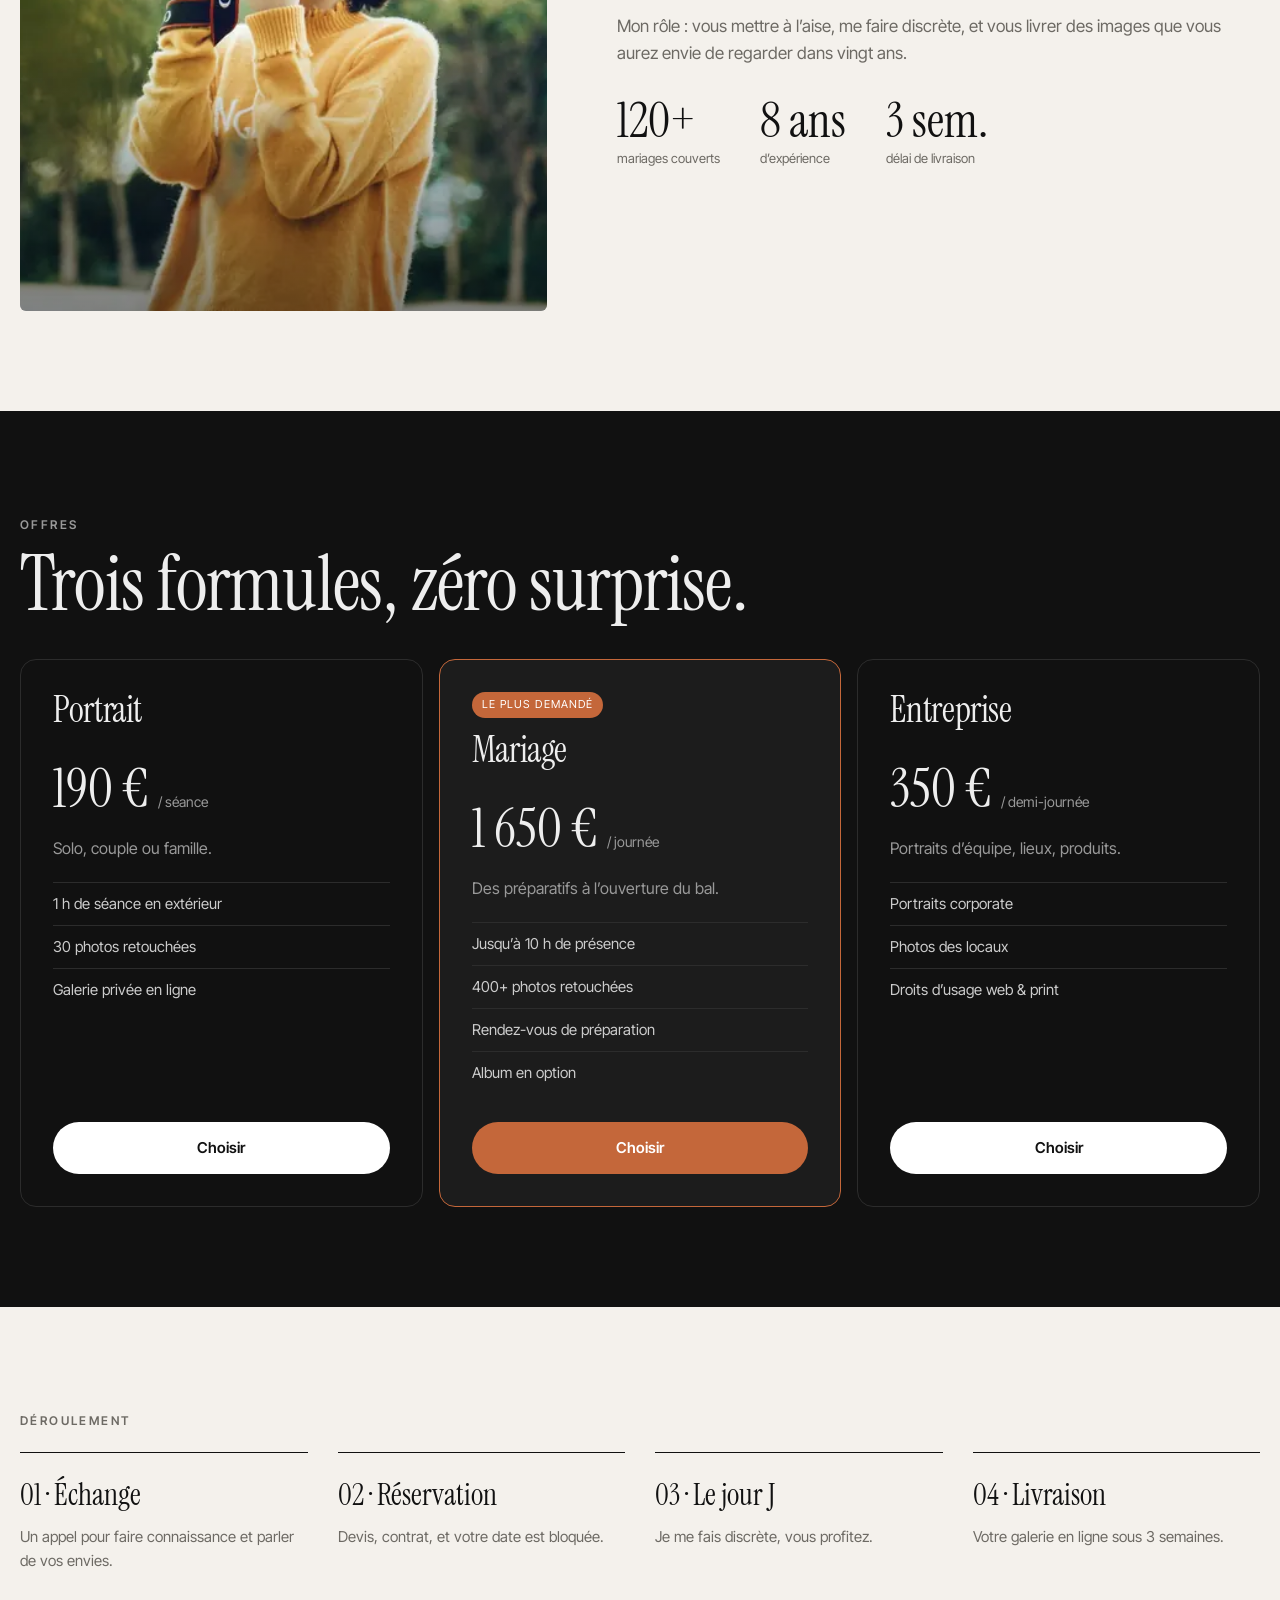
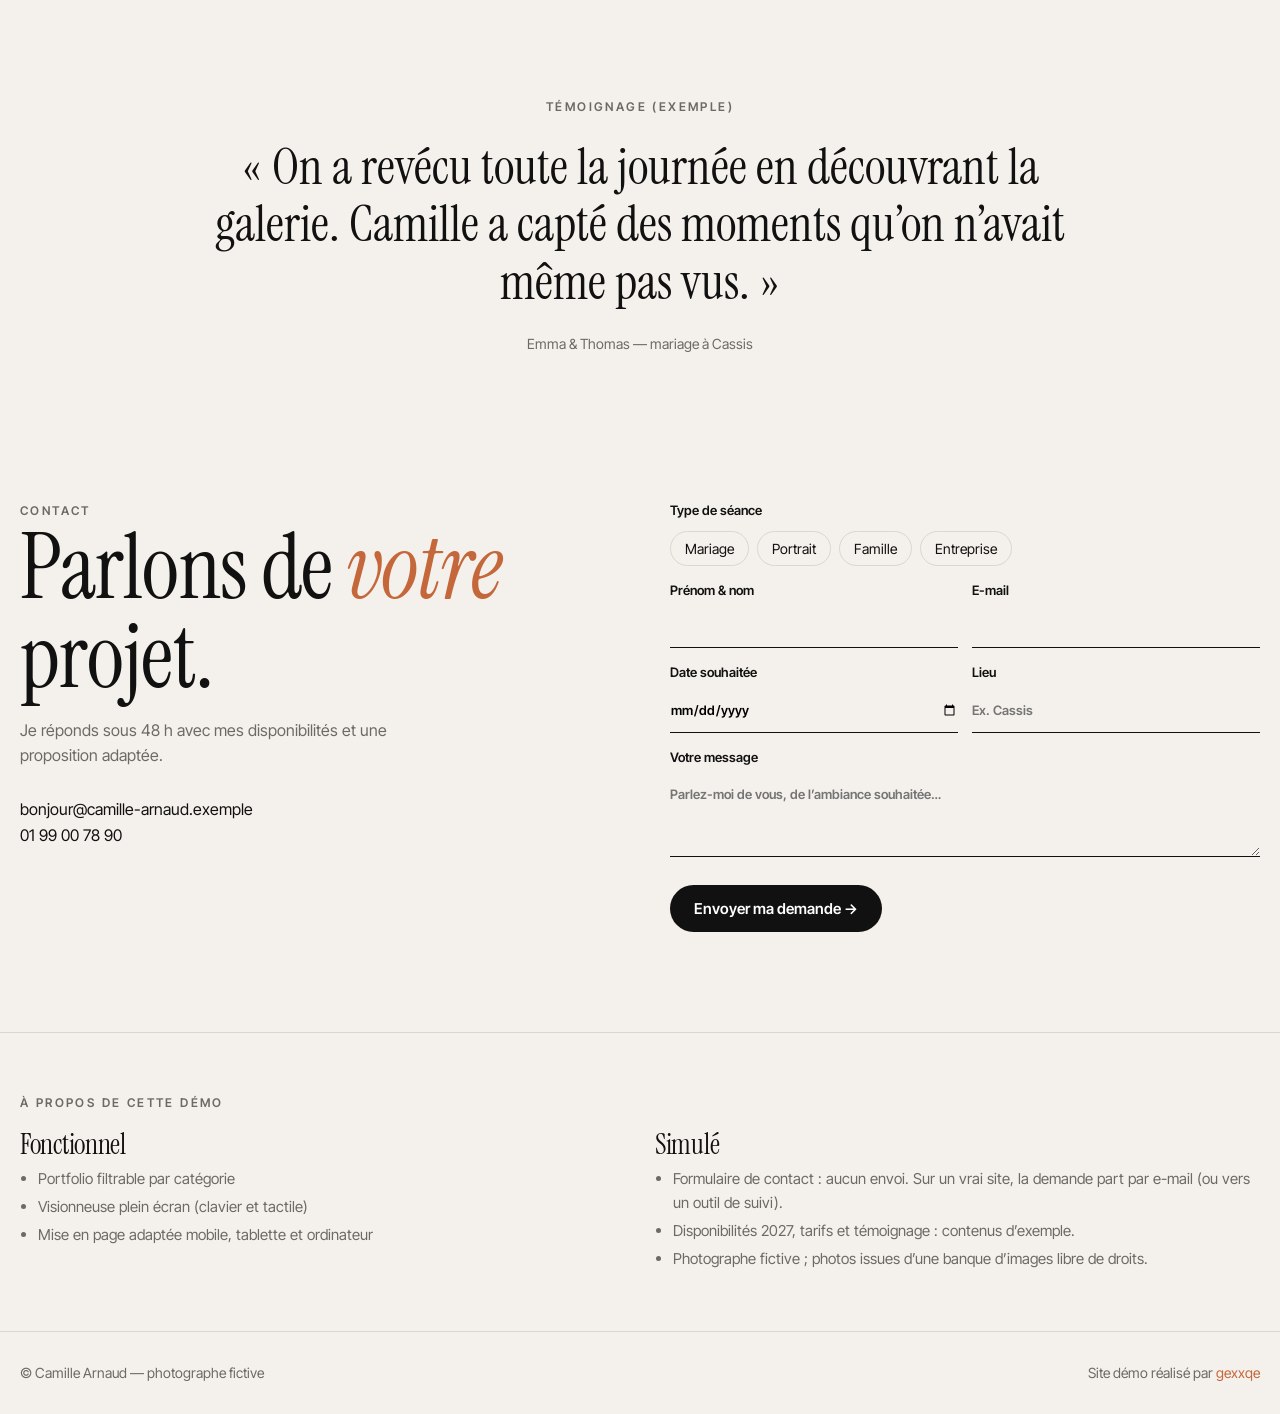
<file: demos/photographe/index.html>
<!doctype html>
<html lang="fr">
<head>
<meta charset="utf-8">
<meta name="viewport" content="width=device-width,initial-scale=1">
<meta name="robots" content="noindex,nofollow">
<meta name="theme-color" content="#111111">
<title>Camille Arnaud — Photographe à Marseille (site démo)</title>
<link rel="icon" href="/favicon-gq.png" type="image/png">
<link rel="preconnect" href="https://fonts.googleapis.com">
<link rel="preconnect" href="https://fonts.gstatic.com" crossorigin>
<link href="https://fonts.googleapis.com/css2?family=Instrument+Serif:ital@0;1&family=Inter+Tight:wght@400;500;600;700&display=swap" rel="stylesheet">
<style>
:root{--bg:#f4f1ec;--ink:#111;--muted:#6d6a64;--line:#dcd6cc;--accent:#c4673a;--dark:#111}
*{box-sizing:border-box}html{scroll-behavior:smooth}
body{margin:0;font-family:"Inter Tight",system-ui,sans-serif;background:var(--bg);color:var(--ink);line-height:1.6}
h1,h2,h3{font-family:"Instrument Serif",Georgia,serif;font-weight:400;line-height:1;margin:0;letter-spacing:-.01em}
a{color:inherit;text-decoration:none}button{font-family:inherit}
.wrap{width:min(1240px,calc(100% - 40px));margin:auto}
.demo-bar{background:#000;color:#ddd;font-size:12px;text-align:center;padding:8px 14px}
.demo-bar a{color:#f0a57f;font-weight:700;text-decoration:underline}
header{position:sticky;top:0;z-index:20;background:rgba(244,241,236,.9);backdrop-filter:blur(10px)}
.nav{height:70px;display:flex;justify-content:space-between;align-items:center;border-bottom:1px solid var(--line)}
.logo{font-family:"Instrument Serif",serif;font-size:26px}
.logo i{color:var(--accent)}
.menu{display:flex;gap:30px;font-size:14px;font-weight:500}
.menu a{position:relative}.menu a:after{content:"";position:absolute;left:0;bottom:-4px;height:1px;width:0;background:var(--ink);transition:.3s}.menu a:hover:after{width:100%}
.btn{display:inline-flex;align-items:center;gap:10px;justify-content:center;padding:14px 24px;border-radius:999px;font-weight:600;font-size:15px;border:0;cursor:pointer;transition:.25s}
.btn-dark{background:var(--ink);color:#fff}.btn-dark:hover{background:var(--accent)}
.btn-out{border:1px solid var(--ink);background:transparent;color:var(--ink)}
.hero{padding:70px 0 40px}
.hero-top{display:grid;grid-template-columns:1fr auto;gap:30px;align-items:end}
.hero h1{font-size:clamp(58px,10vw,150px);letter-spacing:-.03em}
.hero h1 em{color:var(--accent)}
.hero-side{max-width:320px;padding-bottom:16px}
.hero-side p{color:var(--muted);margin:0 0 20px}
.avail{display:inline-flex;align-items:center;gap:8px;font-size:13px;font-weight:600;margin-bottom:14px}
.avail i{width:8px;height:8px;border-radius:50%;background:#3aa65a}
.hero-strip{display:grid;grid-template-columns:2fr 1fr 1.3fr;gap:14px;margin-top:44px;height:min(52vw,520px)}
.ph{border-radius:6px;overflow:hidden;position:relative;background:#ccc}
.ph svg,.ph img{width:100%;height:100%;display:block}.ph img{object-fit:cover}.hero-strip .ph img{height:100%}.lb-inner{background:transparent}.lb-inner{position:relative}.lb-inner img{transition:opacity .25s ease}.lb-inner.loading img{opacity:0}.lb-spin{display:none;position:absolute;left:50%;top:50%;width:42px;height:42px;margin:-21px 0 0 -21px;border-radius:50%;border:3px solid rgba(255,255,255,.2);border-top-color:#fff;animation:lbspin .8s linear infinite}.lb-inner.loading .lb-spin{display:block}.lb-inner.lb-err:after{content:"Photo indisponible";position:absolute;inset:0;display:grid;place-items:center;color:#ccc;font-size:14px}@keyframes lbspin{to{transform:rotate(360deg)}}@media(prefers-reduced-motion:reduce){.lb-spin{animation-duration:2.4s}}
.ph:after{content:"";position:absolute;left:0;right:0;bottom:0;height:40%;background:linear-gradient(transparent,rgba(0,0,0,.45));pointer-events:none}.ph .cap{z-index:1;position:absolute;left:14px;bottom:12px;color:#fff;font-size:12px;letter-spacing:.06em;text-transform:uppercase;text-shadow:0 1px 6px rgba(0,0,0,.4)}
section{padding:100px 0}
.label{font-size:12px;letter-spacing:.2em;text-transform:uppercase;font-weight:600;color:var(--muted)}
.sec-top{display:flex;justify-content:space-between;align-items:end;gap:20px;margin-bottom:36px;flex-wrap:wrap}
.sec-top h2{font-size:clamp(44px,6vw,80px);margin-top:10px}
.filters{display:flex;gap:6px;flex-wrap:wrap}
.f{border:1px solid var(--line);background:transparent;border-radius:999px;padding:8px 16px;font-size:14px;cursor:pointer;color:var(--ink)}
.f.on{background:var(--ink);color:#fff;border-color:var(--ink)}
.gallery{columns:3 280px;column-gap:14px}
.gallery .ph{break-inside:avoid;margin-bottom:14px;cursor:zoom-in;transition:opacity .3s,transform .4s}
.gallery .ph:hover{transform:scale(.99)}
.gallery .ph.hide{display:none}
.about{display:grid;grid-template-columns:.9fr 1.1fr;gap:70px;align-items:center}
.about .ph{aspect-ratio:4/5}
.about h2{font-size:clamp(40px,5vw,64px);margin:12px 0 20px}
.about p{color:var(--muted);font-size:17px}
.stats{display:flex;gap:40px;margin-top:30px;flex-wrap:wrap}
.stats b{font-family:"Instrument Serif";font-size:48px;font-weight:400;display:block;line-height:1}
.stats span{font-size:13px;color:var(--muted)}
.dark{background:var(--dark);color:#eee}
.dark .label{color:#999}
.offers{display:grid;grid-template-columns:repeat(3,1fr);gap:16px}
.offer{border:1px solid #2c2c2c;border-radius:16px;padding:32px;display:flex;flex-direction:column}
.offer.hl{background:#1c1c1c;border-color:var(--accent)}
.offer h3{font-size:36px}
.offer .price{font-family:"Instrument Serif";font-size:54px;margin:18px 0 4px}
.offer .price small{font-family:"Inter Tight";font-size:14px;color:#999}
.offer ul{list-style:none;padding:0;margin:20px 0 28px;flex:1}
.offer li{padding:9px 0;border-top:1px solid #2c2c2c;font-size:15px;color:#ccc}
.offer .btn{background:#fff;color:#111}.offer.hl .btn{background:var(--accent);color:#fff}
.tagpop{display:inline-block;font-size:11px;letter-spacing:.1em;text-transform:uppercase;background:var(--accent);color:#fff;padding:4px 10px;border-radius:999px;margin-bottom:14px;align-self:flex-start}
.steps{display:grid;grid-template-columns:repeat(4,1fr);gap:30px;margin-top:20px}
.steps div{border-top:1px solid var(--ink);padding-top:18px}
.steps b{font-family:"Instrument Serif";font-size:30px;font-weight:400;display:block}
.steps p{color:var(--muted);font-size:15px;margin:6px 0 0}
.quote{text-align:center;max-width:900px;margin:auto}
.quote blockquote{font-family:"Instrument Serif";font-size:clamp(30px,4vw,50px);line-height:1.15;margin:20px 0}
.quote cite{font-style:normal;color:var(--muted);font-size:14px}
.contact{display:grid;grid-template-columns:1fr 1fr;gap:60px}
.contact h2{font-size:clamp(50px,7vw,96px)}
.contact h2 em{color:var(--accent)}
form{display:grid;gap:14px}
.row2{display:grid;grid-template-columns:1fr 1fr;gap:14px}
label{font-size:13px;font-weight:600;display:grid;gap:6px}
input,select,textarea{border:0;border-bottom:1px solid var(--ink);background:transparent;padding:10px 0;font:inherit;outline:none;border-radius:0}
input:focus,select:focus,textarea:focus{border-color:var(--accent)}
.types{display:flex;gap:8px;flex-wrap:wrap}
.types button{border:1px solid var(--line);background:transparent;border-radius:999px;padding:8px 14px;cursor:pointer;font-size:14px;color:var(--ink)}
.types button.on{background:var(--ink);color:#fff;border-color:var(--ink)}
.ok{display:none;padding:30px;border:1px solid var(--line);border-radius:16px}
.ok.on{display:block}
.small{font-size:12px;color:var(--muted)}
.demo-info{padding:56px 0;border-top:1px solid var(--line)}.di-grid{display:grid;grid-template-columns:1fr 1fr;gap:30px;margin-top:16px}.demo-info h3{font-size:28px;margin-bottom:8px}.demo-info ul{margin:0;padding-left:18px;color:var(--muted);font-size:15px}.demo-info li{margin:4px 0}@media(max-width:700px){.di-grid{grid-template-columns:1fr;gap:18px}}footer{border-top:1px solid var(--line);padding:30px 0;font-size:14px;color:var(--muted)}
.foot{display:flex;justify-content:space-between;gap:20px;flex-wrap:wrap}
.lb{position:fixed;inset:0;background:rgba(10,10,10,.92);display:none;align-items:center;justify-content:center;z-index:50;padding:30px}
.lb.on{display:flex}
.lb-inner{width:min(1100px,100%);height:min(82vh,100%);border-radius:6px;overflow:hidden}
.lb-inner svg{width:100%;height:100%}
.lb button{position:absolute;background:rgba(255,255,255,.12);color:#fff;border:0;width:48px;height:48px;border-radius:50%;cursor:pointer;font-size:20px}
.lb .close{top:20px;right:20px}.lb .prev{left:20px;top:50%}.lb .next{right:20px;top:50%}
.lb-cap{position:absolute;bottom:22px;left:0;right:0;text-align:center;color:#ccc;font-size:14px}
@media(max-width:900px){.menu{display:none}.hero-top,.about,.contact{grid-template-columns:1fr}.offers{grid-template-columns:1fr}.steps{grid-template-columns:1fr 1fr}.hero-strip{grid-template-columns:1.4fr 1fr;height:70vw}.hero-strip .ph:nth-child(3){display:none}}
@media(max-width:560px){section{padding:70px 0}.steps,.row2{grid-template-columns:1fr}.nav .btn{padding:10px 16px;font-size:14px}}
</style>
</head>
<body>
<div class="demo-bar">Site de démonstration réalisé par <a href="/">gexxqe</a> — photographe fictive ; photos de banque d’images (Unsplash), pas des travaux réels.</div>
<header><div class="wrap nav"><a class="logo" href="#">Camille Arnaud<i>.</i></a><nav class="menu"><a href="#travaux">Travaux</a><a href="#apropos">À propos</a><a href="#offres">Offres</a><a href="#contact">Contact</a></nav><a class="btn btn-dark" href="#contact">Réserver une date</a></div></header>

<section class="hero" style="padding-bottom:20px">
  <div class="wrap">
    <div class="hero-top">
      <h1>Des images<br>qui <em>racontent</em><br>votre histoire.</h1>
      <div class="hero-side"><span class="avail"><i></i>Quelques dates libres en 2027</span><p>Photographe de mariage et de portrait à Marseille. Une approche douce, naturelle, sans poses forcées.</p><div style="display:flex;gap:10px;flex-wrap:wrap"><a class="btn btn-dark" href="#contact">Me contacter</a><a class="btn btn-out" href="#travaux">Voir les travaux</a></div></div>
    </div>
    <div class="hero-strip" id="heroStrip"></div>
  </div>
</section>

<section id="travaux">
  <div class="wrap">
    <div class="sec-top"><div><span class="label">Portfolio</span><h2>Travaux récents</h2></div><div class="filters" id="filters"><button class="f on" data-f="all">Tout</button><button class="f" data-f="mariage">Mariages</button><button class="f" data-f="portrait">Portraits</button><button class="f" data-f="pro">Entreprises</button></div></div>
    <div class="gallery" id="gallery"></div>
  </div>
</section>

<section id="apropos" style="padding-top:20px">
  <div class="wrap about">
    <div class="ph" id="aboutPh"></div>
    <div><span class="label">À propos</span><h2>Bonjour, moi c’est Camille.</h2><p>Depuis huit ans, je photographie les mariages, les familles et les entrepreneurs du sud de la France. J’aime la lumière du soir, les rires qu’on n’attendait pas et les détails que personne ne remarque.</p><p>Mon rôle : vous mettre à l’aise, me faire discrète, et vous livrer des images que vous aurez envie de regarder dans vingt ans.</p><div class="stats"><div><b>120+</b><span>mariages couverts</span></div><div><b>8 ans</b><span>d’expérience</span></div><div><b>3 sem.</b><span>délai de livraison</span></div></div></div>
  </div>
</section>

<section id="offres" class="dark">
  <div class="wrap">
    <div class="sec-top"><div><span class="label">Offres</span><h2>Trois formules, zéro surprise.</h2></div></div>
    <div class="offers">
      <div class="offer"><h3>Portrait</h3><div class="price">190 € <small>/ séance</small></div><p style="color:#999;margin:0">Solo, couple ou famille.</p><ul><li>1 h de séance en extérieur</li><li>30 photos retouchées</li><li>Galerie privée en ligne</li></ul><a class="btn" href="#contact" data-pick="Portrait">Choisir</a></div>
      <div class="offer hl"><span class="tagpop">Le plus demandé</span><h3>Mariage</h3><div class="price">1 650 € <small>/ journée</small></div><p style="color:#999;margin:0">Des préparatifs à l’ouverture du bal.</p><ul><li>Jusqu’à 10 h de présence</li><li>400+ photos retouchées</li><li>Rendez-vous de préparation</li><li>Album en option</li></ul><a class="btn" href="#contact" data-pick="Mariage">Choisir</a></div>
      <div class="offer"><h3>Entreprise</h3><div class="price">350 € <small>/ demi-journée</small></div><p style="color:#999;margin:0">Portraits d’équipe, lieux, produits.</p><ul><li>Portraits corporate</li><li>Photos des locaux</li><li>Droits d’usage web & print</li></ul><a class="btn" href="#contact" data-pick="Entreprise">Choisir</a></div>
    </div>
  </div>
</section>

<section>
  <div class="wrap">
    <span class="label">Déroulement</span>
    <div class="steps"><div><b>01 · Échange</b><p>Un appel pour faire connaissance et parler de vos envies.</p></div><div><b>02 · Réservation</b><p>Devis, contrat, et votre date est bloquée.</p></div><div><b>03 · Le jour J</b><p>Je me fais discrète, vous profitez.</p></div><div><b>04 · Livraison</b><p>Votre galerie en ligne sous 3 semaines.</p></div></div>
  </div>
</section>

<section style="padding-top:20px"><div class="wrap quote"><span class="label">Témoignage (exemple)</span><blockquote>« On a revécu toute la journée en découvrant la galerie. Camille a capté des moments qu’on n’avait même pas vus. »</blockquote><cite>Emma & Thomas — mariage à Cassis</cite></div></section>

<section id="contact" style="padding-top:40px">
  <div class="wrap contact">
    <div><span class="label">Contact</span><h2>Parlons de <em>votre</em> projet.</h2><p style="color:var(--muted);max-width:420px">Je réponds sous 48 h avec mes disponibilités et une proposition adaptée.</p><p style="margin-top:28px">bonjour@camille-arnaud.exemple<br>01 99 00 78 90</p></div>
    <div>
      <form id="cform" novalidate>
        <div><span style="font-size:13px;font-weight:600">Type de séance</span><div class="types" id="types" style="margin-top:8px"><button type="button">Mariage</button><button type="button">Portrait</button><button type="button">Famille</button><button type="button">Entreprise</button></div></div>
        <div class="row2"><label>Prénom & nom<input id="c-name"></label><label>E-mail<input id="c-mail" type="email"></label></div>
        <div class="row2"><label>Date souhaitée<input id="c-date" type="date"></label><label>Lieu<input id="c-place" placeholder="Ex. Cassis"></label></div>
        <label>Votre message<textarea id="c-msg" rows="3" placeholder="Parlez-moi de vous, de l’ambiance souhaitée…"></textarea></label>
        <p class="small" id="cerr" role="alert" style="color:var(--accent);margin:0"></p>
        <button class="btn btn-dark" type="submit" style="justify-self:start">Envoyer ma demande →</button>
      </form>
      <div class="ok" id="ok"><h3 style="font-size:38px">Merci !</h3><p id="okt" style="color:var(--muted)"></p><p class="small">Démo : aucun message n’a été envoyé. Pour une vraie photographe, la demande arrive par e-mail.</p></div>
    </div>
  </div>
</section>

<section class="demo-info" aria-label="Ce que montre cette démo"><div class="wrap"><span class="label">À propos de cette démo</span><div class="di-grid"><div><h3>Fonctionnel</h3><ul><li>Portfolio filtrable par catégorie</li><li>Visionneuse plein écran (clavier et tactile)</li><li>Mise en page adaptée mobile, tablette et ordinateur</li></ul></div><div><h3>Simulé</h3><ul><li>Formulaire de contact : aucun envoi. Sur un vrai site, la demande part par e-mail (ou vers un outil de suivi).</li><li>Disponibilités 2027, tarifs et témoignage : contenus d’exemple.</li><li>Photographe fictive ; photos issues d’une banque d’images libre de droits.</li></ul></div></div></div></section>
<footer><div class="wrap foot"><span>© Camille Arnaud — photographe fictive</span><span>Site démo réalisé par <a href="/" style="color:var(--accent)">gexxqe</a></span></div></footer>

<div class="lb" id="lb" role="dialog" aria-label="Visionneuse"><button class="close" id="lbClose" aria-label="Fermer">✕</button><button class="prev" id="lbPrev" aria-label="Précédente">‹</button><div class="lb-inner" id="lbImg"></div><button class="next" id="lbNext" aria-label="Suivante">›</button><div class="lb-cap" id="lbCap"></div></div>

<script src="photos.js"></script>
<script>
(function(){
// Illustrative "photos": layered gradient scenes, no external images.
const scenes={
 sunset:(a,b,c)=>`<defs><linearGradient id="s${a}" x1="0" y1="0" x2="0" y2="1"><stop offset="0" stop-color="#2b3a55"/><stop offset=".45" stop-color="#e98b5a"/><stop offset=".62" stop-color="#f6c58d"/><stop offset="1" stop-color="#3c2b2a"/></linearGradient></defs><rect width="300" height="400" fill="url(#s${a})"/><circle cx="${150+b}" cy="230" r="34" fill="#ffe2b8" opacity=".9"/><path d="M0 270c60-20 120 10 180-6s90-18 120-8v144H0z" fill="#3c2b2a"/><path d="M0 300c80-16 160 10 300-10v110H0z" fill="#241a19"/>${c?'<g fill="#120c0b"><circle cx="140" cy="248" r="7"/><path d="M133 255h14l4 40h-22z"/><circle cx="160" cy="246" r="7"/><path d="M152 253h16l10 42h-34z" /></g>':''}`,
 portrait:(a,b)=>`<defs><radialGradient id="p${a}" cx=".3" cy=".3"><stop offset="0" stop-color="${b?'#d9c2a8':'#8fa3a0'}"/><stop offset="1" stop-color="${b?'#6e5843':'#2e3d3c'}"/></radialGradient></defs><rect width="300" height="400" fill="url(#p${a})"/><ellipse cx="160" cy="170" rx="48" ry="60" fill="#e5b99a"/><g fill="none" stroke="#7a4a35" stroke-width="2.5" stroke-linecap="round"><path d="M138 172q7 5 14 0"/><path d="M168 172q7 5 14 0"/><path d="M150 200q10 7 20 0"/></g><path d="M110 165c-4-62 30-92 56-90 40 2 60 36 50 94-10-30-26-46-46-56-20 20-40 30-60 52z" fill="${b?'#2a1a12':'#6b4a2e'}"/><path d="M60 400c4-90 50-140 100-140s96 50 100 140z" fill="${b?'#f4efe6':'#1d2324'}"/><path d="M140 238h40l-6 30h-28z" fill="#e5b99a"/>`,
 wedding:(a)=>`<defs><linearGradient id="w${a}" x1="0" y1="0" x2="1" y2="1"><stop offset="0" stop-color="#efe7da"/><stop offset="1" stop-color="#b9b19f"/></linearGradient></defs><rect width="300" height="400" fill="url(#w${a})"/><g fill="#a9b48f" opacity=".6"><circle cx="40" cy="60" r="40"/><circle cx="270" cy="40" r="50"/><circle cx="250" cy="120" r="30"/></g><path d="M120 400c0-80 10-160 40-190 30 30 40 110 40 190z" fill="#fffdf8"/><circle cx="160" cy="180" r="18" fill="#e5b99a"/><path d="M150 170c0-16 22-16 22 0" fill="#5a3b28"/><path d="M190 400c4-70 20-130 46-150 22 20 26 90 24 150z" fill="#2b2b2b"/><circle cx="238" cy="232" r="16" fill="#d9a888"/><path d="M226 224c4-12 22-12 26 0" fill="#2a1a12"/><g fill="#d27f6a"><circle cx="150" cy="260" r="8"/><circle cx="162" cy="266" r="7"/><circle cx="156" cy="252" r="6"/></g>`,
 office:(a)=>`<rect width="300" height="400" fill="#dfe3e2"/><rect x="0" y="0" width="300" height="230" fill="#c9d3d6"/><g fill="#f5f7f7"><rect x="20" y="20" width="80" height="150"/><rect x="110" y="20" width="80" height="150"/><rect x="200" y="20" width="80" height="150"/></g><rect x="40" y="250" width="220" height="16" fill="#8a6b4a"/><rect x="60" y="266" width="10" height="134" fill="#6b5238"/><rect x="230" y="266" width="10" height="134" fill="#6b5238"/><ellipse cx="150" cy="200" rx="26" ry="32" fill="#c99a7c"/><path d="M118 196c-2-36 20-50 34-48 22 2 34 22 28 50-8-18-18-26-30-30-10 10-20 16-32 28z" fill="#2a1a12"/><path d="M100 300c4-50 24-70 50-70s46 20 50 70z" fill="#2d3e50"/>`,
 sea:(a)=>`<defs><linearGradient id="m${a}" x1="0" y1="0" x2="0" y2="1"><stop offset="0" stop-color="#bcd6dc"/><stop offset=".5" stop-color="#6f9ead"/><stop offset="1" stop-color="#2f5866"/></linearGradient></defs><rect width="300" height="400" fill="url(#m${a})"/><path d="M0 180h300v220H0z" fill="#3c7385" opacity=".5"/><path d="M0 210c40-6 80 6 120 0s80-6 180 4" stroke="#e8f2f3" stroke-width="2" fill="none" opacity=".6"/><path d="M200 400l20-160 60-30 20 190z" fill="#d7c7ae"/><path d="M0 400l0-90 70-40 60 130z" fill="#c4b294"/>`};
const items=[["sunset",1,0,1,"mariage","Au coucher du soleil","4/5"],["portrait",2,1,0,"portrait","Portrait en lumière naturelle","3/4"],["wedding",3,0,0,"mariage","Sortie de cérémonie","3/4"],["office",4,0,0,"pro","Portrait de dirigeant","4/3"],["sea",5,0,0,"portrait","Séance couple en bord de mer","4/5"],["portrait",6,0,0,"pro","Portrait corporate","3/4"],["sunset",7,-40,0,"portrait","Portrait studio","1/1"],["wedding",8,0,0,"mariage","Avant la cérémonie","4/5"],["sea",9,0,0,"mariage","Mariage en bord de mer","4/3"]];
// Photos vérifiées (Unsplash, licence Unsplash). Clé = index du portfolio. Sans entrée : illustration conservée.
const PHOTOS=window.PHOTOS||{};const ABOUT_PHOTO=window.ABOUT_PHOTO||null;
const pic=(p,ratio,eager)=>`<img src="img/${p.f}-800.webp" srcset="img/${p.f}-800.webp 800w, img/${p.f}-1600.webp 1600w" sizes="(max-width:900px) 100vw, 40vw" width="${p.w||800}" height="${p.h||1000}" alt="${p.alt}" ${eager?'fetchpriority="high"':'loading="lazy"'} decoding="async" style="aspect-ratio:${ratio||'auto'};object-position:${p.pos||'50% 50%'}">`;
const visual=(it,i,ratio,eager)=>PHOTOS[i]?pic(PHOTOS[i],PHOTOS[i].r||ratio,eager):svg(it,ratio);
const svg=(it,ratio)=>`<svg viewBox="0 0 300 400" preserveAspectRatio="xMidYMid slice" style="aspect-ratio:${ratio||'auto'}">${scenes[it[0]](it[1],it[2],it[3])}</svg>`;
const g=document.getElementById('gallery');
const HAS_PHOTOS=Object.keys(PHOTOS).length>0;
// Tant que des photos existent, les éléments encore illustrés sont masqués du portfolio.
g.innerHTML=items.map((it,i)=>HAS_PHOTOS&&!PHOTOS[i]?'':`<div class="ph" data-cat="${it[4]}" data-i="${i}" role="button" tabindex="0" aria-label="${it[5]}">${visual(it,i,it[6])}<span class="cap">${it[5]}</span></div>`).join('');
document.getElementById('heroStrip').innerHTML=[0,1,4].map((i,k)=>{const it=items[i];return `<div class="ph">${PHOTOS[i]?pic(PHOTOS[i],null,true):svg([it[0],100+k,it[2],it[3]])}`+`<span class="cap">${it[5]}</span></div>`}).join('');
document.getElementById('aboutPh').innerHTML=ABOUT_PHOTO?pic(ABOUT_PHOTO,'4/5'):svg(["portrait",200,1,0]);
document.getElementById('filters').addEventListener('click',e=>{const b=e.target.closest('.f');if(!b)return;document.querySelectorAll('.f').forEach(x=>x.classList.toggle('on',x===b));g.querySelectorAll('.ph').forEach(p=>p.classList.toggle('hide',b.dataset.f!=='all'&&p.dataset.cat!==b.dataset.f))});
// lightbox
const lb=document.getElementById('lb');let cur=0;
const vis=()=>[...g.querySelectorAll('.ph:not(.hide)')].map(p=>+p.dataset.i);
function show(i){cur=i;const it=items[i];const p=PHOTOS[i];const box=document.getElementById('lbImg');box.classList.remove('lb-err');box.classList.toggle('loading',!!p);box.innerHTML=p?`<span class="lb-spin" role="status" aria-label="Chargement de la photo"></span><img src="img/${p.f}-1600.webp" alt="${p.alt}" onload="var b=this.parentNode;if(b)b.classList.remove('loading')" onerror="var b=this.parentNode;if(b){b.classList.remove('loading');b.classList.add('lb-err')}" style="width:100%;height:100%;object-fit:contain">`:`<svg viewBox="0 0 300 400" preserveAspectRatio="xMidYMid slice">${scenes[it[0]](300+i,it[2],it[3])}</svg>`;document.getElementById('lbCap').textContent=it[5];lb.classList.add('on')}
function step(d){const v=vis();const k=v.indexOf(cur);show(v[(k+d+v.length)%v.length])}
g.addEventListener('click',e=>{const p=e.target.closest('.ph');if(p)show(+p.dataset.i)});
g.addEventListener('keydown',e=>{if(e.key==='Enter'){const p=e.target.closest('.ph');if(p)show(+p.dataset.i)}});
document.getElementById('lbClose').onclick=()=>lb.classList.remove('on');
document.getElementById('lbPrev').onclick=()=>step(-1);document.getElementById('lbNext').onclick=()=>step(1);
lb.addEventListener('click',e=>{if(e.target===lb)lb.classList.remove('on')});
document.addEventListener('keydown',e=>{if(!lb.classList.contains('on'))return;if(e.key==='Escape')lb.classList.remove('on');if(e.key==='ArrowRight')step(1);if(e.key==='ArrowLeft')step(-1)});
// contact
let type='';const types=document.getElementById('types');
function pick(t){type=t;types.querySelectorAll('button').forEach(b=>b.classList.toggle('on',b.textContent===t))}
types.addEventListener('click',e=>{const b=e.target.closest('button');if(b)pick(b.textContent)});
document.querySelectorAll('[data-pick]').forEach(a=>a.addEventListener('click',()=>pick(a.dataset.pick)));
document.getElementById('cform').addEventListener('submit',e=>{e.preventDefault();const n=document.getElementById('c-name').value.trim(),m=document.getElementById('c-mail').value.trim(),d=document.getElementById('c-date').value;
 const err=document.getElementById('cerr');if(!type)return err.textContent='Choisissez un type de séance.';if(!n||!/.+@.+\..+/.test(m))return err.textContent='Indiquez votre nom et un e-mail valide.';
 const dt=d?new Date(d+'T12:00').toLocaleDateString('fr-FR',{day:'numeric',month:'long',year:'numeric'}):'';
 document.getElementById('okt').textContent=`${n.split(' ')[0]}, merci pour votre demande « ${type} »${dt?' pour le '+dt:''}. Je vous réponds sous 48 h à ${m}.`;
 e.target.style.display='none';document.getElementById('ok').classList.add('on')});
})();
</script>
</body>
</html>
</file>
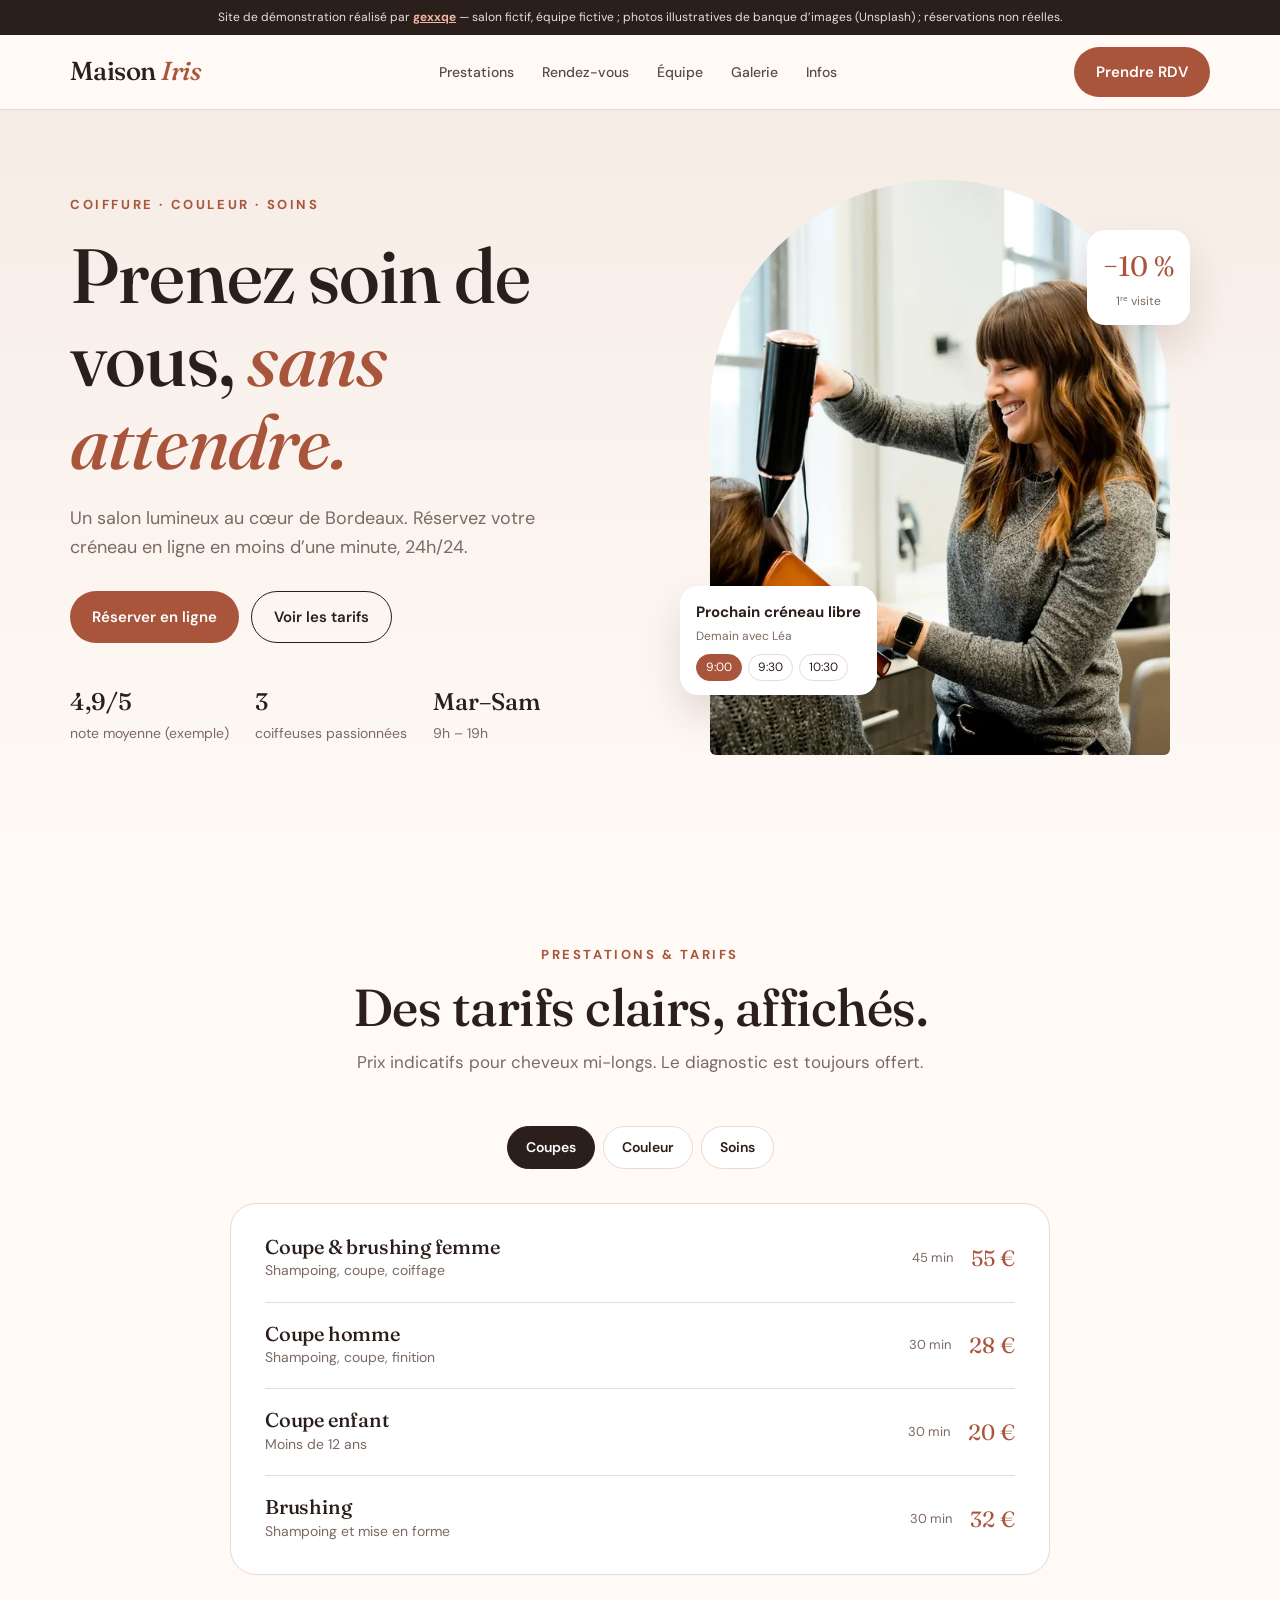
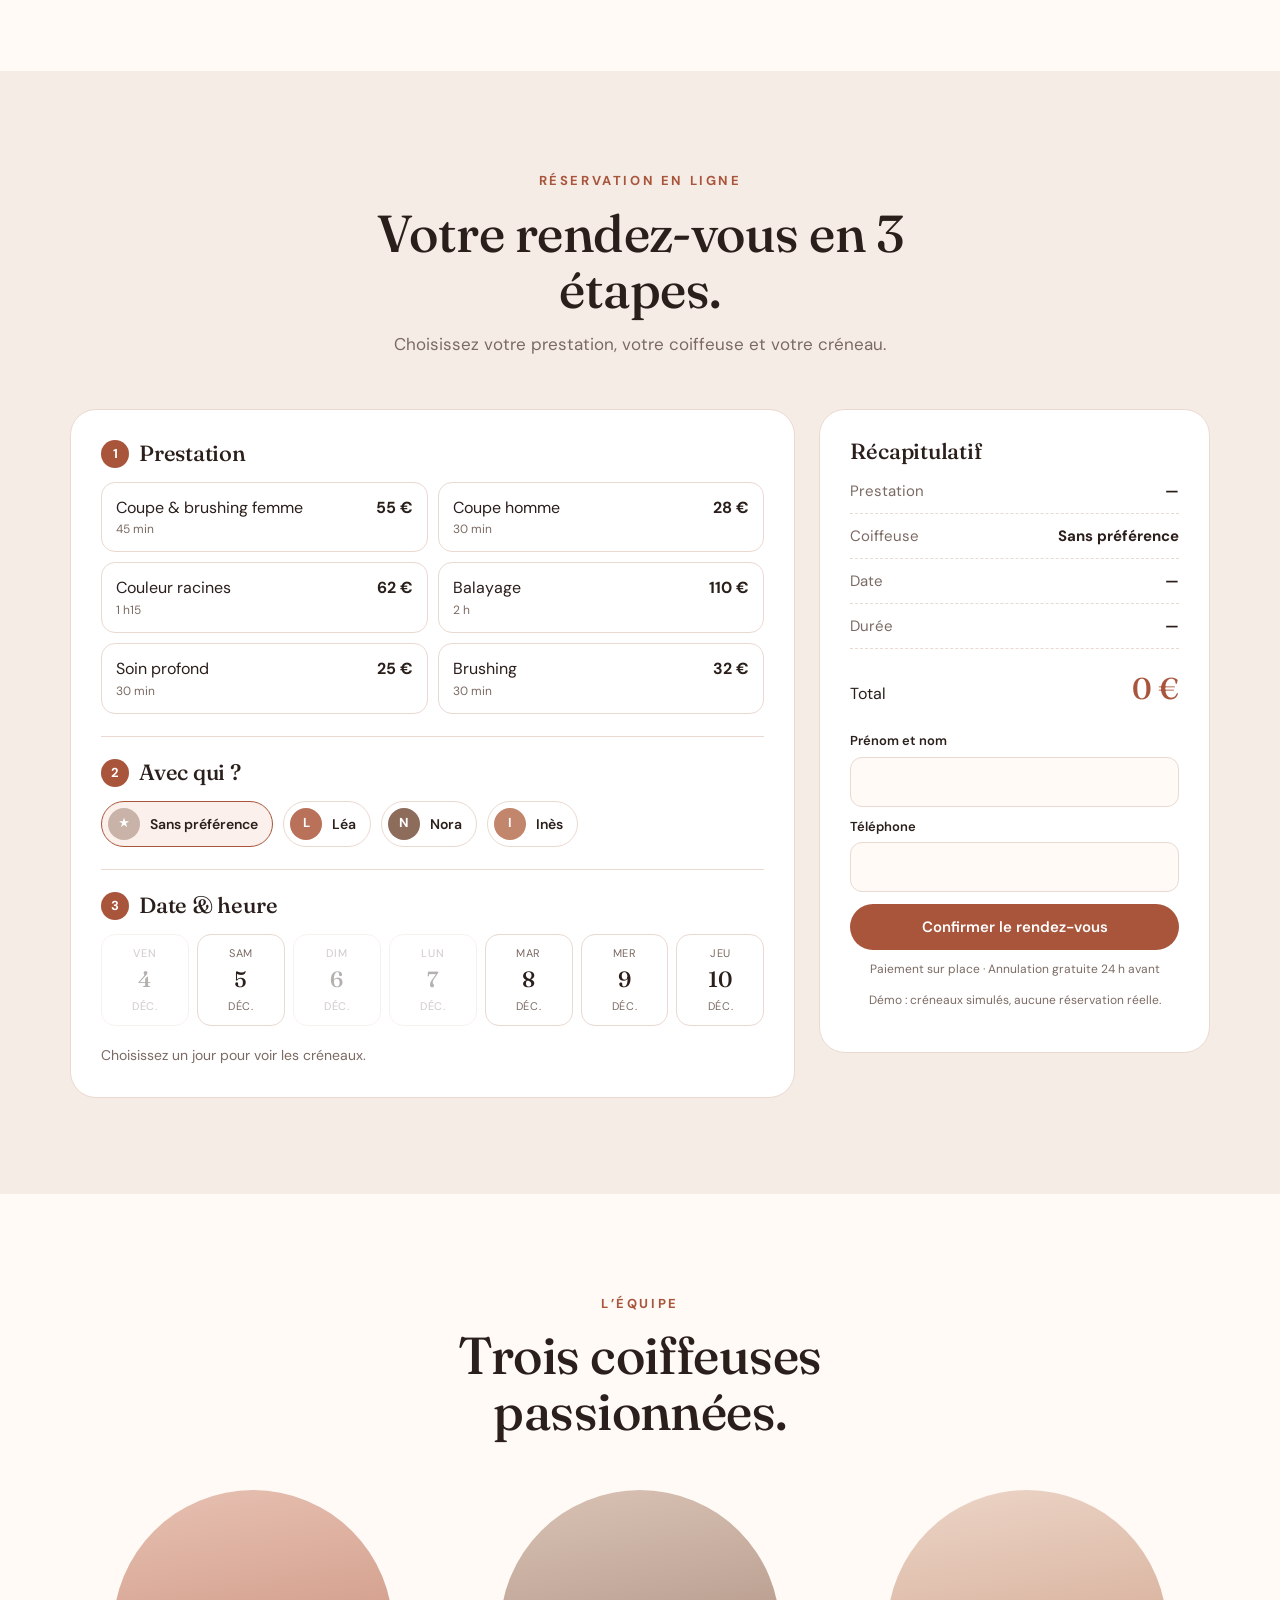
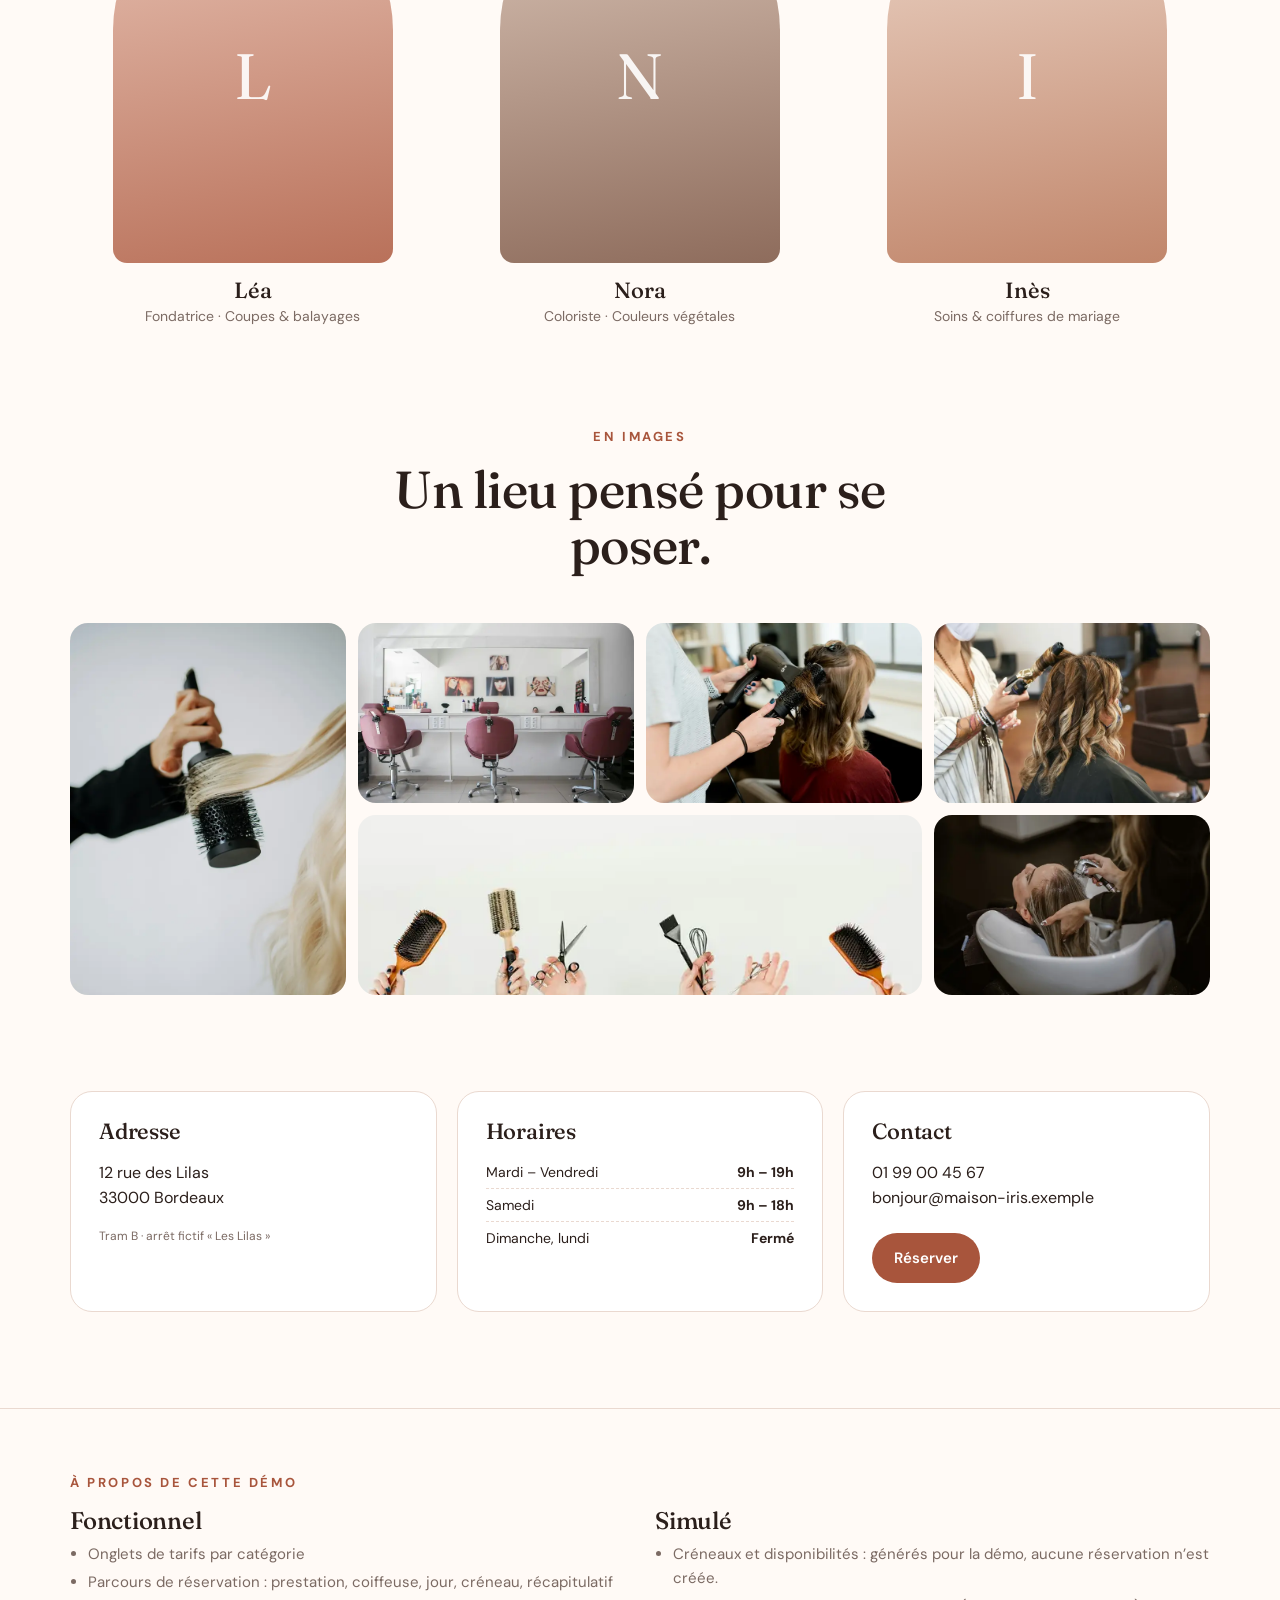
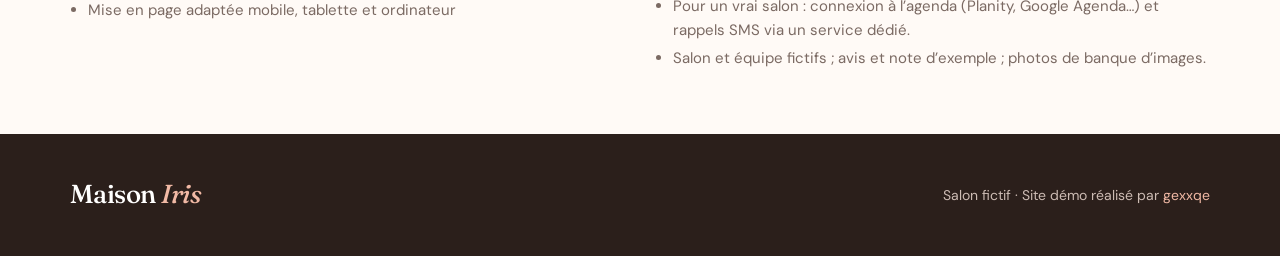
<file: demos/salon/index.html>
<!doctype html>
<html lang="fr">
<head>
<meta charset="utf-8">
<meta name="viewport" content="width=device-width,initial-scale=1">
<meta name="robots" content="noindex,nofollow">
<meta name="theme-color" content="#f6ece6">
<title>Maison Iris — Coiffure & Beauté (site démo)</title>
<link rel="icon" href="/favicon-gq.png" type="image/png">
<link rel="preconnect" href="https://fonts.googleapis.com">
<link rel="preconnect" href="https://fonts.gstatic.com" crossorigin>
<link href="https://fonts.googleapis.com/css2?family=Fraunces:opsz,wght@9..144,400;9..144,500;9..144,600&family=DM+Sans:wght@400;500;600;700&display=swap" rel="stylesheet">
<style>
:root{--blush:#f6ece6;--rose:#e9cfc4;--terra:#a8553c;--terra2:#8d4430;--ink:#2b1f1b;--muted:#7b6a63;--line:#ead9d0;--cream:#fffaf6}
*{box-sizing:border-box}html{scroll-behavior:smooth;scroll-padding-top:90px}
body{margin:0;font-family:"DM Sans",system-ui,sans-serif;color:var(--ink);background:var(--cream);line-height:1.6}
h1,h2,h3{font-family:Fraunces,Georgia,serif;font-weight:500;line-height:1.08;margin:0;letter-spacing:-.01em}
a{color:inherit;text-decoration:none}
.wrap{width:min(1140px,calc(100% - 40px));margin:auto}
.demo-bar{background:var(--ink);color:#eadfd9;font-size:12px;text-align:center;padding:8px 14px}
.demo-bar a{color:#f1b9a5;font-weight:700;text-decoration:underline}
header{position:sticky;top:0;z-index:20;background:rgba(255,250,246,.92);backdrop-filter:blur(10px);border-bottom:1px solid var(--line)}
.nav{height:74px;display:flex;align-items:center;justify-content:space-between;gap:20px}
.logo{font-family:Fraunces,serif;font-size:26px;font-weight:500;letter-spacing:-.02em}
.logo i{font-style:italic;color:var(--terra)}
.menu{display:flex;gap:28px;font-size:14px;font-weight:500;color:#5b4a43}
.btn{display:inline-flex;align-items:center;justify-content:center;gap:8px;border-radius:999px;padding:13px 22px;font-weight:600;font-size:15px;border:0;cursor:pointer;font-family:inherit;transition:.2s}
.btn-terra{background:var(--terra);color:#fff}.btn-terra:hover{background:var(--terra2)}
.btn-line{border:1.5px solid var(--ink);color:var(--ink);background:transparent}
.hero{padding:70px 0 90px;background:linear-gradient(180deg,var(--blush),var(--cream))}
.hero-grid{display:grid;grid-template-columns:1fr 1fr;gap:60px;align-items:center}
.eyebrow{font-size:13px;letter-spacing:.2em;text-transform:uppercase;color:var(--terra);font-weight:700}
.hero h1{font-size:clamp(44px,6vw,80px);margin:18px 0 20px}
.hero h1 em{font-style:italic;color:var(--terra)}
.hero p{font-size:18px;color:var(--muted);max-width:480px;margin:0 0 30px}
.hero-ctas{display:flex;gap:12px;flex-wrap:wrap}
.hero-meta{display:flex;gap:26px;margin-top:40px;font-size:14px;color:var(--muted);flex-wrap:wrap}
.hero-meta b{display:block;font-family:Fraunces,serif;font-size:24px;color:var(--ink);font-weight:500}
.arch-wrap{position:relative;justify-self:center;width:min(100%,460px)}
.arch{aspect-ratio:4/5;border-radius:999px 999px 26px 26px;overflow:hidden;background:linear-gradient(170deg,#e7c1b2,#c98d77 55%,#9b5a45)}
.arch svg,.arch img{width:100%;height:100%;display:block;object-fit:cover}
.float-card{position:absolute;background:#fff;border-radius:18px;padding:14px 16px;box-shadow:0 20px 40px rgba(80,40,30,.15);font-size:14px}
.float-card b{display:block;font-size:15px}
.fc1{left:-30px;bottom:60px}.fc2{right:-20px;top:50px;text-align:center}
.fc2 .big{font-family:Fraunces;font-size:28px;color:var(--terra)}
.slots-mini{display:flex;gap:6px;margin-top:8px}
.slots-mini span{font-size:12px;border:1px solid var(--line);border-radius:999px;padding:3px 9px}
.slots-mini span.on{background:var(--terra);color:#fff;border-color:var(--terra)}
section{padding:96px 0}
.sec-head{text-align:center;max-width:640px;margin:0 auto 50px}
.sec-head h2{font-size:clamp(34px,4.5vw,52px);margin-top:12px}
.sec-head p{color:var(--muted);font-size:17px;margin:14px 0 0}
.tabs{display:flex;justify-content:center;gap:8px;margin-bottom:34px;flex-wrap:wrap}
.tab{border:1.5px solid var(--line);background:#fff;border-radius:999px;padding:9px 18px;font:inherit;font-weight:600;font-size:14px;cursor:pointer;color:var(--ink)}
.tab.on{background:var(--ink);color:#fff;border-color:var(--ink)}
.price-list{max-width:820px;margin:auto;background:#fff;border:1px solid var(--line);border-radius:26px;padding:12px 34px}
.pl-item{display:grid;grid-template-columns:1fr auto auto;gap:18px;align-items:center;padding:20px 0;border-bottom:1px solid var(--line)}
.pl-item:last-child{border-bottom:0}
.pl-item h3{font-size:20px}
.pl-item p{margin:2px 0 0;color:var(--muted);font-size:14px}
.dur{font-size:13px;color:var(--muted);white-space:nowrap}
.price{font-family:Fraunces;font-size:22px;color:var(--terra);white-space:nowrap}
.book-sec{background:var(--blush)}
.booking{display:grid;grid-template-columns:1.3fr .7fr;gap:24px;align-items:start}
.panel{background:#fff;border-radius:26px;padding:30px;border:1px solid var(--line)}
.panel h3{font-size:22px;margin-bottom:6px;display:flex;align-items:center;gap:10px}
.num{width:28px;height:28px;border-radius:50%;background:var(--terra);color:#fff;font-family:"DM Sans";font-size:13px;font-weight:700;display:grid;place-items:center}
.block{padding:22px 0;border-bottom:1px solid var(--line)}
.block:first-child{padding-top:0}.block:last-child{border-bottom:0;padding-bottom:0}
.svc-grid{display:grid;grid-template-columns:1fr 1fr;gap:10px;margin-top:14px}
.svc-opt{border:1.5px solid var(--line);border-radius:14px;padding:12px 14px;background:#fff;cursor:pointer;text-align:left;font:inherit;color:var(--ink);display:flex;justify-content:space-between;gap:8px}
.svc-opt small{display:block;color:var(--muted);font-size:12px}
.svc-opt.sel,.day.sel,.slot.sel,.staff.sel{border-color:var(--terra);background:#fbf0eb}
.days{display:grid;grid-template-columns:repeat(7,1fr);gap:8px;margin-top:14px}
.day{border:1.5px solid var(--line);border-radius:14px;padding:10px 4px;text-align:center;background:#fff;cursor:pointer;font:inherit;color:var(--ink)}
.day small{display:block;font-size:11px;color:var(--muted);text-transform:uppercase;letter-spacing:.06em}
.day b{font-family:Fraunces;font-size:22px;font-weight:500}
.day:disabled{opacity:.35;cursor:not-allowed}
.slots{display:grid;grid-template-columns:repeat(5,1fr);gap:8px;margin-top:14px}
.slot{border:1.5px solid var(--line);border-radius:10px;padding:9px 0;background:#fff;cursor:pointer;font:inherit;font-weight:600;font-size:14px;color:var(--ink)}
.slot:disabled{text-decoration:line-through;opacity:.35;cursor:not-allowed}
.staffs{display:flex;gap:10px;margin-top:14px;flex-wrap:wrap}
.staff{display:flex;align-items:center;gap:10px;border:1.5px solid var(--line);border-radius:999px;padding:6px 14px 6px 6px;background:#fff;cursor:pointer;font:inherit;color:var(--ink);font-weight:600;font-size:14px}
.av{width:32px;height:32px;border-radius:50%;display:grid;place-items:center;color:#fff;font-size:13px;font-weight:700}
.hint{font-size:14px;color:var(--muted);margin:4px 0 0}
.summary{position:sticky;top:96px}
.sum-row{display:flex;justify-content:space-between;gap:10px;padding:10px 0;border-bottom:1px dashed var(--line);font-size:15px}
.sum-row span{color:var(--muted)}
.sum-total{display:flex;justify-content:space-between;align-items:baseline;margin:16px 0 18px}
.sum-total b{font-family:Fraunces;font-size:30px;color:var(--terra);font-weight:500}
label{display:block;font-size:13px;font-weight:600;margin:10px 0 5px}
input{width:100%;border:1.5px solid var(--line);border-radius:12px;padding:11px 12px;font:inherit;background:var(--cream)}
input:focus{outline:none;border-color:var(--terra)}
.full{width:100%}
.ok{display:none;text-align:center;padding:10px 0}
.ok.on{display:block}
.ok .check{width:62px;height:62px;border-radius:50%;background:#f4e1d9;color:var(--terra);display:grid;place-items:center;margin:0 auto 14px}
.small{font-size:12px;color:var(--muted)}
.team{display:grid;grid-template-columns:repeat(3,1fr);gap:22px}
.member{text-align:center}
.portrait{aspect-ratio:3/4;max-width:280px;margin-left:auto;margin-right:auto;border-radius:200px 200px 20px 20px;margin-bottom:16px;display:grid;place-items:center;font-family:Fraunces;font-size:64px;color:rgba(255,255,255,.9)}
.member h3{font-size:22px}.member p{margin:2px 0 0;color:var(--muted);font-size:14px}
.gallery{display:grid;grid-template-columns:repeat(4,1fr);grid-auto-rows:180px;gap:12px;grid-auto-flow:dense}
.g{border-radius:18px;overflow:hidden}
.g:nth-child(1){grid-row:span 2}.g:nth-child(4){grid-column:span 2}
.g{margin:0}.g svg,.g img{width:100%;height:100%;display:block;object-fit:cover}
.info{display:grid;grid-template-columns:1fr 1fr 1fr;gap:20px}
.info-card{background:#fff;border:1px solid var(--line);border-radius:22px;padding:28px}
.info-card h3{font-size:22px;margin-bottom:12px}
.hours div{display:flex;justify-content:space-between;font-size:14px;padding:5px 0;border-bottom:1px dashed var(--line)}
.hours div:last-child{border:0}
.demo-info{padding:60px 0;border-top:1px solid var(--line)}.di-grid{display:grid;grid-template-columns:1fr 1fr;gap:30px;margin-top:14px}.demo-info h3{font-size:24px;margin-bottom:8px}.demo-info ul{margin:0;padding-left:18px;color:var(--muted);font-size:15px}.demo-info li{margin:4px 0}@media(max-width:700px){.di-grid{grid-template-columns:1fr;gap:16px}}footer{background:var(--ink);color:#cdbcb4;padding:40px 0;font-size:14px}
.foot{display:flex;justify-content:space-between;gap:20px;flex-wrap:wrap;align-items:center}
.foot .logo{color:#fff}
@media(max-width:960px){.menu{display:none}.hero-grid,.booking{grid-template-columns:1fr}.summary{position:static}.team{grid-template-columns:1fr 1fr 1fr;gap:12px}.info{grid-template-columns:1fr}.gallery{grid-template-columns:1fr 1fr}.g:nth-child(4){grid-column:span 1}.g:nth-child(6){grid-column:span 2}}
@media(max-width:620px){section{padding:70px 0}.nav .btn{padding:10px 16px;font-size:14px}.fc1{left:0}.fc2{right:0}.svc-grid{grid-template-columns:1fr}.days{grid-template-columns:repeat(4,1fr)}.slots{grid-template-columns:repeat(3,1fr)}.panel{padding:22px}.price-list{padding:6px 20px}.pl-item{grid-template-columns:1fr auto}.dur{grid-column:1}.team{grid-template-columns:1fr}.portrait{max-width:260px;margin:0 auto 16px}}
</style>
</head>
<body>
<div class="demo-bar">Site de démonstration réalisé par <a href="/">gexxqe</a> — salon fictif, équipe fictive ; photos illustratives de banque d’images (Unsplash) ; réservations non réelles.</div>
<header><div class="wrap nav"><a class="logo" href="#">Maison <i>Iris</i></a><nav class="menu"><a href="#tarifs">Prestations</a><a href="#rdv">Rendez-vous</a><a href="#equipe">Équipe</a><a href="#galerie">Galerie</a><a href="#infos">Infos</a></nav><a class="btn btn-terra" href="#rdv">Prendre RDV</a></div></header>

<section class="hero">
  <div class="wrap hero-grid">
    <div>
      <span class="eyebrow">Coiffure · Couleur · Soins</span>
      <h1>Prenez soin de vous, <em>sans attendre.</em></h1>
      <p>Un salon lumineux au cœur de Bordeaux. Réservez votre créneau en ligne en moins d’une minute, 24h/24.</p>
      <div class="hero-ctas"><a class="btn btn-terra" href="#rdv">Réserver en ligne</a><a class="btn btn-line" href="#tarifs">Voir les tarifs</a></div>
      <div class="hero-meta"><div><b>4,9/5</b>note moyenne (exemple)</div><div><b>3</b>coiffeuses passionnées</div><div><b>Mar–Sam</b>9h – 19h</div></div>
    </div>
    <div class="arch-wrap">
      <div class="arch"><img src="img/hero-coiffeuse-600.webp" srcset="img/hero-coiffeuse-600.webp 600w, img/hero-coiffeuse-1000.webp 1000w" sizes="(max-width:960px) 90vw, 460px" width="600" height="750" alt="Coiffeuse souriante réalisant un brushing au sèche-cheveux" fetchpriority="high" decoding="async"></div>
      <div class="float-card fc1" id="nextCard"><b>Prochain créneau libre</b><span class="small" id="nextWhen">avec Léa</span><div class="slots-mini" id="nextSlots"></div></div>
      <div class="float-card fc2"><span class="big">−10 %</span><br><span class="small">1ʳᵉ visite</span></div>
    </div>
  </div>
</section>

<section id="tarifs">
  <div class="wrap">
    <div class="sec-head"><span class="eyebrow">Prestations & tarifs</span><h2>Des tarifs clairs, affichés.</h2><p>Prix indicatifs pour cheveux mi-longs. Le diagnostic est toujours offert.</p></div>
    <div class="tabs" role="tablist"><button class="tab on" data-cat="coupe">Coupes</button><button class="tab" data-cat="couleur">Couleur</button><button class="tab" data-cat="soin">Soins</button></div>
    <div class="price-list" id="priceList"></div>
  </div>
</section>

<section id="rdv" class="book-sec">
  <div class="wrap">
    <div class="sec-head"><span class="eyebrow">Réservation en ligne</span><h2>Votre rendez-vous en 3 étapes.</h2><p>Choisissez votre prestation, votre coiffeuse et votre créneau.</p></div>
    <div class="booking">
      <div class="panel">
        <div class="block"><h3><span class="num">1</span>Prestation</h3><div class="svc-grid" id="svcGrid"></div></div>
        <div class="block"><h3><span class="num">2</span>Avec qui ?</h3><div class="staffs" id="staffs"></div></div>
        <div class="block"><h3><span class="num">3</span>Date & heure</h3><div class="days" id="days"></div><div class="slots" id="slots"></div><p class="hint" id="slotHint">Choisissez un jour pour voir les créneaux.</p></div>
      </div>
      <aside class="panel summary">
        <div id="sumForm">
          <h3>Récapitulatif</h3>
          <div class="sum-row"><span>Prestation</span><b id="sSvc">—</b></div>
          <div class="sum-row"><span>Coiffeuse</span><b id="sStaff">Sans préférence</b></div>
          <div class="sum-row"><span>Date</span><b id="sDate">—</b></div>
          <div class="sum-row"><span>Durée</span><b id="sDur">—</b></div>
          <div class="sum-total"><span>Total</span><b id="sPrice">0 €</b></div>
          <label for="b-name">Prénom et nom</label><input id="b-name" autocomplete="off">
          <label for="b-tel">Téléphone</label><input id="b-tel" type="tel" autocomplete="off">
          <p class="small" id="bErr" role="alert" style="color:var(--terra2)"></p>
          <button class="btn btn-terra full" id="confirm">Confirmer le rendez-vous</button>
          <p class="small" style="text-align:center;margin-top:10px">Paiement sur place · Annulation gratuite 24 h avant</p><p class="small" style="text-align:center;margin-top:4px">Démo : créneaux simulés, aucune réservation réelle.</p>
        </div>
        <div class="ok" id="ok"><div class="check"><svg width="28" height="28" viewBox="0 0 24 24" fill="none" stroke="currentColor" stroke-width="2.4"><path d="M5 12.5l4.5 4.5L19 7.5"/></svg></div><h3 style="justify-content:center">C’est réservé !</h3><p id="okText" class="hint"></p><p class="small">Démo : aucune réservation n’a été créée. Pour un vrai salon, ce module se relie à l’agenda du salon (Planity, Google Agenda…) et peut envoyer des rappels par SMS.</p><button class="btn btn-line full" id="again" style="margin-top:12px">Nouvelle réservation</button></div>
      </aside>
    </div>
  </div>
</section>

<section id="equipe">
  <div class="wrap">
    <div class="sec-head"><span class="eyebrow">L’équipe</span><h2>Trois coiffeuses passionnées.</h2></div>
    <div class="team">
      <div class="member"><div class="portrait" style="background:linear-gradient(170deg,#e7c1b2,#b9715a)">L</div><h3>Léa</h3><p>Fondatrice · Coupes & balayages</p></div>
      <div class="member"><div class="portrait" style="background:linear-gradient(170deg,#d9c3b5,#8e6c5c)">N</div><h3>Nora</h3><p>Coloriste · Couleurs végétales</p></div>
      <div class="member"><div class="portrait" style="background:linear-gradient(170deg,#ecd5c7,#c1866b)">I</div><h3>Inès</h3><p>Soins & coiffures de mariage</p></div>
    </div>
  </div>
</section>

<section id="galerie" style="padding-top:0">
  <div class="wrap">
    <div class="sec-head"><span class="eyebrow">En images</span><h2>Un lieu pensé pour se poser.</h2></div>
    <div class="gallery">
      <figure class="g"><img src="img/brosse-cheveux-700.webp" width="700" height="1050" alt="Brushing à la brosse ronde sur cheveux blonds" loading="lazy" decoding="async" style="object-position:50% 35%"></figure>
      <figure class="g"><img src="img/salon-fauteuils-700.webp" width="700" height="467" alt="Fauteuils roses face au grand miroir" loading="lazy" decoding="async" style="object-position:50% 60%"></figure>
      <figure class="g"><img src="img/brushing-700.webp" width="700" height="467" alt="Brushing au sèche-cheveux" loading="lazy" decoding="async" style="object-position:50% 40%"></figure>
      <figure class="g"><img src="img/outils-700.webp" width="700" height="467" alt="Brosses, ciseaux et pinceau à coloration" loading="lazy" decoding="async" style="object-position:50% 50%"></figure>
      <figure class="g"><img src="img/boucles-700.webp" width="700" height="467" alt="Mise en boucles au fer à friser" loading="lazy" decoding="async" style="object-position:40% 30%"></figure>
      <figure class="g"><img src="img/soin-lavage-700.webp" width="700" height="467" alt="Shampoing et soin au bac" loading="lazy" decoding="async" style="object-position:55% 45%"></figure>
    </div>
  </div>
</section>

<section id="infos" style="padding-top:0">
  <div class="wrap info">
    <div class="info-card"><h3>Adresse</h3><p>12 rue des Lilas<br>33000 Bordeaux</p><p class="small">Tram B · arrêt fictif « Les Lilas »</p></div>
    <div class="info-card"><h3>Horaires</h3><div class="hours"><div><span>Mardi – Vendredi</span><b>9h – 19h</b></div><div><span>Samedi</span><b>9h – 18h</b></div><div><span>Dimanche, lundi</span><b>Fermé</b></div></div></div>
    <div class="info-card"><h3>Contact</h3><p>01 99 00 45 67<br>bonjour@maison-iris.exemple</p><a class="btn btn-terra" href="#rdv" style="margin-top:6px">Réserver</a></div>
  </div>
</section>

<section class="demo-info" aria-label="Ce que montre cette démo"><div class="wrap"><span class="eyebrow">À propos de cette démo</span><div class="di-grid"><div><h3>Fonctionnel</h3><ul><li>Onglets de tarifs par catégorie</li><li>Parcours de réservation : prestation, coiffeuse, jour, créneau, récapitulatif</li><li>Mise en page adaptée mobile, tablette et ordinateur</li></ul></div><div><h3>Simulé</h3><ul><li>Créneaux et disponibilités : générés pour la démo, aucune réservation n’est créée.</li><li>Pour un vrai salon : connexion à l’agenda (Planity, Google Agenda…) et rappels SMS via un service dédié.</li><li>Salon et équipe fictifs ; avis et note d’exemple ; photos de banque d’images.</li></ul></div></div></div></section>
<footer><div class="wrap foot"><span class="logo">Maison <i style="color:#f1b9a5">Iris</i></span><span>Salon fictif · Site démo réalisé par <a href="/" style="color:#f1b9a5">gexxqe</a></span></div></footer>

<script>
(function(){
const services={
 coupe:[["Coupe & brushing femme","Shampoing, coupe, coiffage",45,55],["Coupe homme","Shampoing, coupe, finition",30,28],["Coupe enfant","Moins de 12 ans",30,20],["Brushing","Shampoing et mise en forme",30,32]],
 couleur:[["Couleur racines","Couleur + brushing",75,62],["Balayage","Éclaircissement naturel + soin",120,110],["Couleur végétale","100 % plantes, + brushing",120,85]],
 soin:[["Soin profond","Masque et massage crânien",30,25],["Lissage brésilien","Selon longueur",150,180],["Chignon de mariage","Essai inclus",90,95]]};
const all=[].concat(...Object.values(services));
const fmtDur=m=>m>=60?`${Math.floor(m/60)} h${m%60?String(m%60).padStart(2,'0'):''}`:`${m} min`;
// price list
const list=document.getElementById('priceList');
function renderList(cat){list.innerHTML=services[cat].map(s=>`<div class="pl-item"><div><h3>${s[0]}</h3><p>${s[1]}</p></div><span class="dur">${fmtDur(s[2])}</span><span class="price">${s[3]} €</span></div>`).join('')}
document.querySelectorAll('.tab').forEach(t=>t.addEventListener('click',()=>{document.querySelectorAll('.tab').forEach(x=>x.classList.remove('on'));t.classList.add('on');renderList(t.dataset.cat)}));
renderList('coupe');
// booking
const st={svc:null,staff:'Sans préférence',day:null,slot:null};
const svcGrid=document.getElementById('svcGrid');
const quick=[all[0],all[1],all[4],all[5],all[7],all[3]];
svcGrid.innerHTML=quick.map((s,i)=>`<button type="button" class="svc-opt" data-i="${i}"><span>${s[0]}<small>${fmtDur(s[2])}</small></span><b>${s[3]} €</b></button>`).join('');
svcGrid.addEventListener('click',e=>{const b=e.target.closest('.svc-opt');if(!b)return;svcGrid.querySelectorAll('.svc-opt').forEach(x=>x.classList.remove('sel'));b.classList.add('sel');st.svc=quick[+b.dataset.i];st.slot=null;renderSlots();sum()});
const staffs=[["Sans préférence","#c9b2a7","★"],["Léa","#b9715a","L"],["Nora","#8e6c5c","N"],["Inès","#c1866b","I"]];
const sEl=document.getElementById('staffs');
sEl.innerHTML=staffs.map((s,i)=>`<button type="button" class="staff${i===0?' sel':''}" data-n="${s[0]}"><span class="av" style="background:${s[1]}">${s[2]}</span>${s[0]}</button>`).join('');
sEl.addEventListener('click',e=>{const b=e.target.closest('.staff');if(!b)return;sEl.querySelectorAll('.staff').forEach(x=>x.classList.remove('sel'));b.classList.add('sel');st.staff=b.dataset.n;st.slot=null;renderSlots();sum()});
const daysEl=document.getElementById('days');const days=[];const d0=new Date();
for(let k=0;days.length<7;k++){const d=new Date(d0);d.setDate(d0.getDate()+k);days.push(d)}
const dn=['dim','lun','mar','mer','jeu','ven','sam'],mn=['janv.','févr.','mars','avr.','mai','juin','juil.','août','sept.','oct.','nov.','déc.'];
daysEl.innerHTML=days.map((d,i)=>{const lastSlot=(d.getDay()===6?18:19)*60-30,nowMin=d0.getHours()*60+d0.getMinutes();const closed=d.getDay()===0||d.getDay()===1||(i===0&&nowMin>=lastSlot);return `<button type="button" class="day" data-i="${i}" ${closed?'disabled title="Fermé"':''}><small>${dn[d.getDay()]}</small><b>${d.getDate()}</b><small>${mn[d.getMonth()]}</small></button>`}).join('');
daysEl.addEventListener('click',e=>{const b=e.target.closest('.day');if(!b||b.disabled)return;daysEl.querySelectorAll('.day').forEach(x=>x.classList.remove('sel'));b.classList.add('sel');st.day=days[+b.dataset.i];st.slot=null;renderSlots();sum()});
const slotsEl=document.getElementById('slots'),hint=document.getElementById('slotHint');
function seeded(n){let x=Math.sin(n)*10000;return x-Math.floor(x)}
// Source unique des disponibilités : utilisée par le formulaire ET par la carte « Prochain créneau libre ».
function slotsFor(day,staff){const end=day.getDay()===6?18:19;const times=[];for(let h=9;h<end;h++)for(const m of[0,30])times.push(`${h}:${m?'30':'00'}`);
 const seed=day.getDate()*7+staff.length;const now=new Date();const today=day.toDateString()===now.toDateString();
 return times.map((t,i)=>{const [h,m]=t.split(':').map(Number);const past=today&&(h*60+m)<=now.getHours()*60+now.getMinutes();return {t,taken:past||seeded(seed+i)<.35}})}
function renderSlots(){if(!st.day){slotsEl.innerHTML='';return}
 slotsEl.innerHTML=slotsFor(st.day,st.staff).map(x=>`<button type="button" class="slot${st.slot===x.t?' sel':''}" ${x.taken?'disabled':''}>${x.t}</button>`).join('');
 hint.textContent=st.svc?'Les créneaux barrés sont déjà pris.':'Astuce : choisissez aussi une prestation.';}
(function nextFree(){const staff='Léa';
 for(let i=0;i<days.length;i++){const b=daysEl.querySelector(`.day[data-i="${i}"]`);if(!b||b.disabled)continue;
  const free=slotsFor(days[i],staff).filter(x=>!x.taken).slice(0,3);if(!free.length)continue;
  const when=i===0?'Aujourd’hui':i===1?'Demain':`${dn[days[i].getDay()]} ${days[i].getDate()} ${mn[days[i].getMonth()]}`;
  document.getElementById('nextWhen').textContent=`${when} avec ${staff}`;
  document.getElementById('nextSlots').innerHTML=free.map((x,k)=>`<span${k===0?' class="on"':''}>${x.t}</span>`).join('');return}
 document.getElementById('nextCard').hidden=true;})();
slotsEl.addEventListener('click',e=>{const b=e.target.closest('.slot');if(!b||b.disabled)return;slotsEl.querySelectorAll('.slot').forEach(x=>x.classList.remove('sel'));b.classList.add('sel');st.slot=b.textContent;sum()});
const $=id=>document.getElementById(id);
function dateTxt(){return st.day?`${dn[st.day.getDay()]} ${st.day.getDate()} ${mn[st.day.getMonth()]}${st.slot?' · '+st.slot:''}`:'—'}
function sum(){$('sSvc').textContent=st.svc?st.svc[0]:'—';$('sStaff').textContent=st.staff;$('sDate').textContent=dateTxt();$('sDur').textContent=st.svc?fmtDur(st.svc[2]):'—';$('sPrice').textContent=(st.svc?st.svc[3]:0)+' €'}
$('confirm').addEventListener('click',()=>{const n=$('b-name').value.trim(),t=$('b-tel').value.trim();
 if(!st.svc)return $('bErr').textContent='Choisissez une prestation.';if(!st.day||!st.slot)return $('bErr').textContent='Choisissez un jour et un créneau.';if(!n||!t)return $('bErr').textContent='Indiquez votre nom et votre téléphone.';
 $('bErr').textContent='';$('sumForm').style.display='none';$('ok').classList.add('on');
 $('okText').textContent=`${n.split(' ')[0]}, on vous attend ${dateTxt()} pour « ${st.svc[0]} »${st.staff!=='Sans préférence'?' avec '+st.staff:''}.`});
$('again').addEventListener('click',()=>{$('ok').classList.remove('on');$('sumForm').style.display=''});
sum();
})();
</script>
</body>
</html>
</file>
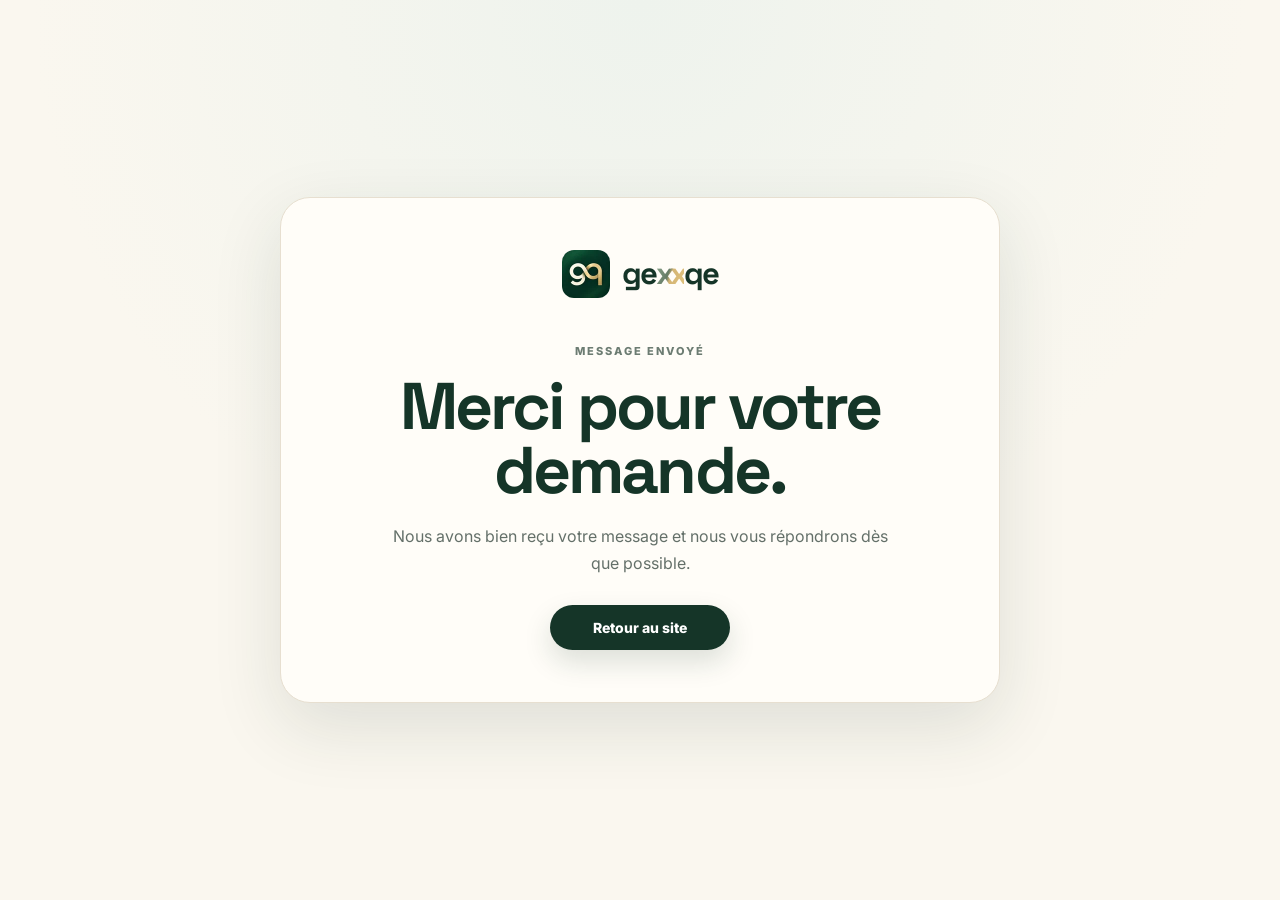
<file: merci.html>
<!doctype html>
<html lang="fr">
<head>
  <meta charset="utf-8">
  <meta name="viewport" content="width=device-width,initial-scale=1">
  <meta name="theme-color" content="#153528">
  <meta name="robots" content="noindex">
  <title>Merci — gexxqe</title>
  <link rel="icon" href="/favicon-gq.png" type="image/png" sizes="48x48">
  <link rel="icon" href="/favicon.ico" sizes="any">
  <link rel="apple-touch-icon" href="/apple-touch-icon.png" sizes="180x180">
  <link rel="preconnect" href="https://fonts.googleapis.com">
  <link rel="preconnect" href="https://fonts.gstatic.com" crossorigin>
  <link href="https://fonts.googleapis.com/css2?family=Inter:wght@400;500;600;700;800&family=Space+Grotesk:wght@500;600;700&display=swap" rel="stylesheet">
  <link rel="stylesheet" href="styles.css?v=visuel-20261111">
</head>
<body class="thanks-page">
  <main class="thanks-wrap">
    <section class="thanks-card">
      <span class="brand-lockup thanks-brand"><img class="brand-icon" src="logo-gq-96.webp" width="48" height="48" alt="gexxqe" decoding="async"><span class="wordmark" aria-label="gexxqe"><span>ge</span><span class="xx">xx</span><span>qe</span></span></span>
      <div class="eyebrow">Message envoyé</div>
      <h1>Merci pour votre demande.</h1>
      <p>Nous avons bien reçu votre message et nous vous répondrons dès que possible.</p>
      <a class="btn primary" href="https://gexxqe.com/">Retour au site</a>
    </section>
  </main>
</body>
</html>
</file>
<file: styles.css>
:root{--header-height:78px;--deep:#153528;--deep2:#0f2b20;--sage:#8da98f;--gold:#d4b574;--cream:#faf7ef;--paper:#fffdf8;--ink:#18231d;--muted:#647069;--line:#e7dfd0;--shadow:0 24px 70px rgba(21,53,40,.12)}
*{box-sizing:border-box}html{scroll-behavior:smooth;scroll-padding-top:calc(var(--header-height) + 12px)}body{margin:0;background:var(--cream);color:var(--ink);font-family:Inter,system-ui,sans-serif;overflow-x:hidden}a{color:inherit;text-decoration:none}.shell{width:min(1160px,calc(100% - 40px));margin:auto}.noise{position:fixed;inset:0;pointer-events:none;opacity:.025;z-index:100;background-image:url("data:image/svg+xml,%3Csvg viewBox='0 0 180 180' xmlns='http://www.w3.org/2000/svg'%3E%3Cfilter id='n'%3E%3CfeTurbulence type='fractalNoise' baseFrequency='.85' numOctaves='2' stitchTiles='stitch'/%3E%3C/filter%3E%3Crect width='100%25' height='100%25' filter='url(%23n)' opacity='.55'/%3E%3C/svg%3E")}
.site-header{position:sticky;top:0;z-index:50;background:rgba(250,247,239,.86);backdrop-filter:blur(18px);border-bottom:1px solid rgba(231,223,208,.75)}.nav-wrap{min-height:var(--header-height);display:flex;align-items:center;justify-content:space-between;gap:24px}.brand{display:flex;align-items:center;gap:14px}.wordmark{display:inline-flex;align-items:center;font-family:"Space Grotesk",Inter,system-ui,sans-serif;font-weight:700;font-size:31px;letter-spacing:-2px;color:var(--deep);line-height:1}.wordmark .xx{background:linear-gradient(110deg,var(--sage),#667c67 45%,var(--gold) 55%,#e0c37e);-webkit-background-clip:text;background-clip:text;color:transparent;letter-spacing:-4px}.brand-tag{font-size:11px;letter-spacing:.06em;color:var(--muted);border-left:1px solid var(--line);padding-left:14px}.nav{display:flex;align-items:center;gap:24px;font-size:14px;font-weight:650}.nav a:not(.nav-cta){color:#405047}.nav a:hover{color:var(--deep)}.nav-cta{padding:11px 16px;border-radius:999px;background:var(--deep);color:white}.menu-btn{display:none;border:0;background:none;font-size:24px;color:var(--deep)}
.hero{position:relative;padding:92px 0 80px;min-height:720px;display:flex;align-items:center}.hero-grid{display:grid;grid-template-columns:1.06fr .94fr;gap:70px;align-items:center}.eyebrow{text-transform:uppercase;letter-spacing:.18em;font-size:11px;font-weight:800;color:#6c7c72;margin-bottom:16px}.eyebrow.gold{color:var(--gold)}h1,h2,h3{font-family:"Space Grotesk",Inter,system-ui,sans-serif}h1{font-size:clamp(46px,6.2vw,78px);line-height:.98;letter-spacing:-.045em;margin:0 0 24px;color:var(--deep)}h1 span{color:#5f795f}.hero-lead{font-size:18px;line-height:1.72;color:var(--muted);max-width:680px;margin:0}.hero-actions{display:flex;gap:12px;flex-wrap:wrap;margin-top:30px}.btn{display:inline-flex;align-items:center;justify-content:center;padding:13px 18px;border-radius:999px;font-weight:800;font-size:14px;transition:.25s ease;border:1px solid transparent}.btn:hover{transform:translateY(-2px)}.primary{background:var(--deep);color:white;box-shadow:0 12px 28px rgba(21,53,40,.15)}.secondary{background:transparent;border-color:#cfc7b8;color:var(--deep)}.gold-btn{background:var(--gold);color:#302710}.dark-outline{border-color:#557064;color:white}.full{width:100%}.hero-proof{display:grid;grid-template-columns:repeat(3,1fr);gap:12px;margin-top:46px}.hero-proof div{padding:14px 0;border-top:1px solid var(--line)}.hero-proof strong,.hero-proof span{display:block}.hero-proof strong{font-size:13px;color:var(--deep)}.hero-proof span{font-size:11px;color:var(--muted);margin-top:4px}
.hero-visual{position:relative;min-height:500px;display:grid;place-items:center}.visual-card{width:min(100%,500px);aspect-ratio:1/.77;min-height:min-content;border-radius:28px;background:linear-gradient(145deg,#153528,#0c251b);box-shadow:0 36px 90px rgba(13,42,30,.24);overflow:hidden;position:relative;z-index:2;border:1px solid rgba(255,255,255,.08)}.visual-top{height:52px;border-bottom:1px solid rgba(255,255,255,.08);display:flex;align-items:center;padding:0 18px;gap:7px}.dot{width:8px;height:8px;border-radius:50%;background:#839187}.browser-url{margin-left:10px;font-size:10px;color:#91a096;letter-spacing:.08em}.visual-body{padding:58px 45px}.visual-kicker{font-size:9px;letter-spacing:.18em;color:#c5cfc8}.visual-logo{font-family:"Space Grotesk",Inter,system-ui,sans-serif;font-weight:700;font-size:70px;letter-spacing:-5px;color:#f4f1e8;margin:28px 0 10px}.visual-logo .xx{background:linear-gradient(110deg,var(--sage),#6f856e 44%,var(--gold) 56%,#e2c57f);-webkit-background-clip:text;background-clip:text;color:transparent}.visual-body p{color:#d7dfd9;margin:0;font-size:15px}.visual-lines{margin-top:42px;display:grid;gap:8px}.visual-lines i{height:1px;background:linear-gradient(90deg,var(--gold),transparent);display:block}.visual-lines i:nth-child(1){width:80%}.visual-lines i:nth-child(2){width:56%}.visual-lines i:nth-child(3){width:35%}.orb{position:absolute;border-radius:50%;filter:blur(0);opacity:.7}.orb-one{width:210px;height:210px;background:#d7c39b;right:-30px;top:20px}.orb-two{width:170px;height:170px;background:#a9bba7;left:-10px;bottom:10px}
.strip{border-top:1px solid var(--line);border-bottom:1px solid var(--line);background:#f7f2e8}.strip-grid{display:grid;grid-template-columns:repeat(5,1fr);padding:17px 0;text-align:center;gap:10px}.strip span{font-size:11px;text-transform:uppercase;letter-spacing:.11em;color:#778078}
.section{padding:100px 0}.section-head{max-width:730px;margin-bottom:42px}.section-head h2,.about-copy h2,.contact-card h2{font-size:clamp(35px,5vw,56px);line-height:1.06;letter-spacing:-.035em;margin:0 0 16px;color:var(--deep)}.section-head p,.about-copy p{font-size:16px;line-height:1.75;color:var(--muted);margin:0}.cards{display:grid;gap:16px}.services-grid{grid-template-columns:repeat(3,1fr)}.service-card{background:var(--paper);border:1px solid var(--line);border-radius:24px;padding:28px;min-height:340px;box-shadow:0 10px 35px rgba(21,53,40,.04)}.service-number{display:block;color:var(--gold);font-family:"Space Grotesk",Inter,system-ui,sans-serif;font-weight:700;font-size:13px;margin-bottom:40px}.service-card h3{font-size:25px;margin:0 0 12px;color:var(--deep)}.service-card p{color:var(--muted);line-height:1.65;font-size:14px}.service-card ul,.price-card ul{list-style:none;padding:0;margin:24px 0 0;display:grid;gap:10px}.service-card li,.price-card li{font-size:13px;color:#4b5d52}.service-card li:before,.price-card li:before{content:"↗";color:var(--gold);margin-right:8px}
.section-dark{background:var(--deep2);color:white}.section-head.light h2{color:white}.section-head.light p{color:#b8c5bd}.project-card{display:grid;grid-template-columns:1.1fr .9fr;background:#173b2d;border:1px solid rgba(255,255,255,.08);border-radius:28px;overflow:hidden}.project-preview{padding:32px;background:radial-gradient(circle at 30% 30%,#355c47,#173b2d 60%)}.project-browser{background:#f7f2e8;border-radius:18px;overflow:hidden;box-shadow:0 28px 70px rgba(0,0,0,.25);min-height:350px}.mini-header{height:58px;background:white;display:flex;align-items:center;padding:0 18px;gap:9px;color:var(--deep);font-weight:800}.mini-header span{margin-right:auto}.mini-header div{width:7px;height:7px;border-radius:50%;background:#d7d2c8}.mini-hero{padding:55px 38px;min-height:292px;background:linear-gradient(120deg,#f8f3e8,#e3ebdf);display:flex;flex-direction:column;justify-content:center}.mini-hero small{font-size:9px;letter-spacing:.18em;color:#917938}.mini-hero strong{font-family:"Space Grotesk",Inter,system-ui,sans-serif;color:var(--deep);font-size:35px;line-height:1.05;max-width:430px;margin:12px 0}.mini-hero span{font-size:11px;color:#6b756d}.project-copy{padding:44px;display:flex;flex-direction:column;justify-content:center}.tag{font-size:10px;text-transform:uppercase;letter-spacing:.16em;color:var(--gold)}.project-copy h3{font-size:35px;margin:12px 0;color:white}.project-copy p{color:#bdc9c1;line-height:1.7}.project-features{display:grid;grid-template-columns:1fr 1fr;gap:9px;margin:24px 0 28px;font-size:12px;color:#dce5df}
.pricing-grid{display:grid;grid-template-columns:repeat(3,1fr);gap:16px}.price-card{position:relative;background:var(--paper);border:1px solid var(--line);border-radius:24px;padding:30px}.price-card.featured{background:linear-gradient(145deg,#173b2d,#102d22);color:white;transform:translateY(-8px);box-shadow:0 28px 65px rgba(21,53,40,.18)}.plan{display:block;text-transform:uppercase;letter-spacing:.13em;font-size:11px;font-weight:800;color:#7a857e}.featured .plan{color:#c3d0c7}.price{display:block;font-family:"Space Grotesk",Inter,system-ui,sans-serif;font-size:29px;margin:18px 0 12px;color:var(--deep)}.featured .price{color:white}.price-card p{font-size:14px;line-height:1.65;color:var(--muted);min-height:70px}.featured p,.featured li{color:#c7d3cb}.price-card .btn{margin-top:30px}.popular{position:absolute;right:20px;top:20px;background:var(--gold);color:#342a14;border-radius:999px;padding:7px 9px;font-size:9px;font-weight:900;text-transform:uppercase;letter-spacing:.1em}.pricing-note{text-align:center;font-size:12px;color:var(--muted);margin-top:26px}
.about-section{background:#f4efe5}.about-grid{display:grid;grid-template-columns:.75fr 1.25fr;gap:70px;align-items:center}.about-mark{min-height:0;border-radius:30px;background:transparent;display:grid;place-items:center;box-shadow:none;overflow:hidden}.about-logo{display:block;width:100%;height:auto;border-radius:30px}.about-copy p{margin-bottom:14px}.values{display:flex;gap:9px;flex-wrap:wrap;margin-top:24px}.values span{border:1px solid #d4ccbe;border-radius:999px;padding:8px 11px;font-size:11px;color:#536159}
.contact-section{padding-top:80px}.contact-card{background:linear-gradient(135deg,#173b2d,#0e271d);border-radius:30px;padding:48px;display:grid;grid-template-columns:1.2fr .8fr;gap:30px;align-items:center;color:white}.contact-card h2{color:white;margin-bottom:12px}.contact-card p{color:#c0cdc5;line-height:1.65;margin:0;max-width:700px}.contact-actions{display:flex;justify-content:flex-end;gap:10px;flex-wrap:wrap}
footer{padding:34px 0 45px;border-top:1px solid var(--line)}.footer-grid{display:grid;grid-template-columns:1.4fr 1fr .6fr;gap:20px;align-items:center}.footer-brand{display:flex;align-items:center;gap:12px;color:var(--muted);font-size:11px}.wordmark.small{font-size:23px}.footer-links{display:flex;justify-content:center;gap:20px;font-size:12px;color:#5f6b64}.copyright{text-align:right;font-size:11px;color:#8a918d}
@media (prefers-reduced-motion: no-preference) {
  .reveal.is-visible { animation: reveal-in .55s ease-out; }
}

@keyframes reveal-in {
  from { opacity: .7; transform: translateY(16px); }
  to { opacity: 1; transform: none; }
}
@media(max-width:900px){.brand-tag { display: none; }
  .site-header:not(.has-mobile-menu) { position: static; }
  .nav-wrap { flex-wrap: wrap; gap: 12px; padding-block: 12px; }
  .nav { flex-basis: 100%; flex-wrap: wrap; gap: 12px 18px; }
  .has-mobile-menu .nav {
    display: none;
    position: absolute;
    top: 100%;
    left: 20px;
    right: 20px;
    max-height: calc(100vh - var(--header-height) - 12px);
    max-height: calc(100dvh - var(--header-height) - 12px);
    overflow-y: auto;
    overscroll-behavior: contain;
    padding: 18px;
    flex-direction: column;
    flex-wrap: nowrap;
    align-items: stretch;
    background: var(--paper);
    border: 1px solid var(--line);
    border-radius: 18px;
    box-shadow: var(--shadow);
  }
  .has-mobile-menu .nav.open { display: flex; }
  .has-mobile-menu .menu-btn:not([hidden]) { display: block; }
  .hero{padding-top:60px}.hero-grid,.project-card,.about-grid,.contact-card{grid-template-columns:1fr}.hero-visual{min-height:430px}.services-grid,.pricing-grid{grid-template-columns:1fr}.price-card.featured{transform:none}.strip-grid{grid-template-columns:repeat(2,1fr)}.strip-grid span:last-child{grid-column:1/-1}.contact-actions{justify-content:flex-start}.footer-grid{grid-template-columns:1fr;text-align:left}.footer-links{justify-content:flex-start}.copyright{text-align:left}.about-mark{min-height:340px}}
@media(max-width:560px){.shell{width:min(100% - 28px,1160px)}.site-header .shell{width:calc(100% - 28px)}.hero{min-height:auto;padding:52px 0 58px}.hero-grid{gap:35px}h1{font-size:47px}.hero-proof{grid-template-columns:1fr}.hero-proof div{padding:10px 0}.hero-visual{min-height:330px}.visual-card{border-radius:22px}.visual-body{padding:42px 28px}.visual-logo{font-size:54px}.section{padding:72px 0}.service-card,.price-card{padding:24px}.project-preview{padding:14px}.project-browser{min-height:300px}.mini-hero{padding:40px 22px}.mini-hero strong{font-size:29px}.project-copy{padding:28px}.project-features{grid-template-columns:1fr}.contact-card{padding:30px 24px}.footer-brand{align-items:flex-start;flex-direction:column}}
@media(prefers-reduced-motion:reduce){html{scroll-behavior:auto}.btn{transition:none}}

.process-section{background:#fffaf2}.process-grid{display:grid;grid-template-columns:repeat(4,1fr);gap:16px}.process-step{background:var(--paper);border:1px solid var(--line);border-radius:22px;padding:26px;min-height:230px}.process-step>span{display:inline-flex;width:38px;height:38px;border-radius:50%;align-items:center;justify-content:center;background:#eef3ed;color:var(--deep);font-size:11px;font-weight:900;margin-bottom:28px}.process-step h3{font-size:24px;margin:0 0 10px;color:var(--deep)}.process-step p{font-size:14px;line-height:1.65;color:var(--muted);margin:0}
.faq-section{background:#f4efe5}.faq-list{display:grid;gap:10px;max-width:900px}.faq-list details{background:var(--paper);border:1px solid var(--line);border-radius:18px;padding:0 20px}.faq-list summary{cursor:pointer;list-style:none;font-family:"Space Grotesk",Inter,system-ui,sans-serif;font-weight:700;color:var(--deep);padding:19px 34px 19px 0;position:relative}.faq-list summary::-webkit-details-marker{display:none}.faq-list summary:after{content:"+";position:absolute;right:0;top:14px;font-size:24px;color:#718078;font-weight:400}.faq-list details[open] summary:after{content:"–"}.faq-list p{color:var(--muted);line-height:1.7;font-size:14px;margin:0;padding:0 0 18px}
.contact-card{grid-template-columns:.9fr 1.1fr;align-items:start}.contact-copy strong{color:white}.contact-direct{display:grid;gap:5px;margin-top:22px}.contact-direct a{color:var(--gold);font-weight:800}.contact-direct span{font-size:11px;color:#9fb0a6}.contact-form{display:grid;gap:14px;background:rgba(255,255,255,.055);border:1px solid rgba(255,255,255,.09);border-radius:22px;padding:22px}.form-row{display:grid;grid-template-columns:1fr 1fr;gap:12px}.contact-form label{display:grid;gap:7px;font-size:11px;font-weight:700;color:#dbe5df}.contact-form input,.contact-form select,.contact-form textarea{width:100%;border:1px solid rgba(255,255,255,.15);background:#f9f6ee;color:var(--ink);border-radius:12px;padding:12px 13px;font:inherit;outline:none}.contact-form textarea{resize:vertical;min-height:130px}.contact-form input:focus,.contact-form select:focus,.contact-form textarea:focus{border-color:var(--gold);box-shadow:0 0 0 3px rgba(212,181,116,.16)}.form-submit{border:0;cursor:pointer;width:max-content}.form-note{font-size:10px!important;color:#93a59b!important;margin:0!important}
@media(max-width:900px){.process-grid{grid-template-columns:repeat(2,1fr)}.contact-card{grid-template-columns:1fr}}
@media(max-width:560px){.process-grid,.form-row{grid-template-columns:1fr}.process-step{min-height:0}.form-submit{width:100%}}

.optional{font-weight:500;color:#9fb0a6}.form-trust{font-size:11px!important;color:#c7d3cb!important;margin:0!important;font-weight:700}.contact-direct a+a{margin-top:2px}
@media(max-width:560px){.contact-form textarea{min-height:105px}}

.service-card{padding:0;min-height:0;overflow:hidden}.service-card summary{list-style:none;cursor:pointer;padding:28px;min-height:320px;position:relative}.service-card summary::-webkit-details-marker{display:none}.service-card summary:after{content:"+";position:absolute;right:26px;top:24px;width:32px;height:32px;border:1px solid var(--line);border-radius:50%;display:grid;place-items:center;color:var(--deep);font-size:20px;font-weight:400}.service-card[open] summary:after{content:"–"}.service-card[open] summary{min-height:0}.service-card summary p{margin-bottom:0}.service-more{display:inline-block;margin-top:22px;font-size:11px;font-weight:800;color:#718078}.service-details{padding:0 28px 28px;border-top:1px solid var(--line);background:#fbf8f1}.service-details ul{margin-top:22px}.service-card[open]{box-shadow:0 16px 44px rgba(21,53,40,.08)}
@media(max-width:560px){.service-card summary{min-height:0;padding:24px}.service-card summary:after{right:20px;top:20px}.service-details{padding:0 24px 24px}}

.form-honey{position:absolute!important;left:-9999px!important;width:1px!important;height:1px!important;opacity:0!important;pointer-events:none!important}
.thanks-page{min-height:100vh;display:grid;place-items:center;padding:24px;background:radial-gradient(circle at top,#eef3ed,var(--cream) 55%)}.thanks-wrap{width:min(720px,100%)}.thanks-card{background:var(--paper);border:1px solid var(--line);border-radius:30px;padding:52px;box-shadow:var(--shadow);text-align:center}.thanks-card .wordmark{margin-bottom:36px}.thanks-card .eyebrow{margin-top:10px}.thanks-card h1{font-size:clamp(40px,7vw,66px);margin-bottom:20px}.thanks-card p{color:var(--muted);line-height:1.7;margin:0 auto 28px;max-width:520px}.thanks-card .btn{min-width:180px}
@media(max-width:560px){.thanks-card{padding:38px 24px}.thanks-card h1{font-size:42px}}

.about-simple{max-width:880px;margin:auto}.about-simple .about-copy{max-width:820px}.about-simple .about-copy h2{max-width:760px}.about-section{padding:82px 0}.about-simple .values{margin-top:22px}
@media(max-width:560px){.about-section{padding:58px 0}.about-simple .about-copy h2{font-size:clamp(38px,11vw,52px)}.about-simple .about-copy p{font-size:15px;line-height:1.7}.about-simple .values{gap:8px}.about-simple .values span{padding:8px 10px}}

/* Shared gq identity: complete square artwork with safe margins. */
.brand-icon{display:block;width:48px;height:48px;object-fit:contain;border-radius:12px;flex-shrink:0}
.brand-copy{display:flex;flex-direction:column;gap:7px;min-width:0}
.brand-copy .brand-tag{border:0;padding:0;font-size:10px;letter-spacing:.025em}
.brand-lockup{display:inline-flex;align-items:center;gap:12px;flex-shrink:0}
.footer-brand .brand-icon{width:40px;height:40px;border-radius:10px}
.visual-logo{display:flex;align-items:center;gap:0}
.visual-brand-icon{display:block;width:80px;height:80px;object-fit:contain;border-radius:16px;flex-shrink:0;margin-right:16px}
.thanks-brand{justify-content:center;margin-bottom:36px}
.thanks-card .thanks-brand .wordmark{margin-bottom:0}
@media(max-width:560px){.brand{gap:10px}.brand-icon{width:42px;height:42px;border-radius:10px}.brand-copy .wordmark{font-size:28px}.visual-brand-icon{width:64px;height:64px;margin-right:12px}}

/* Public social profiles, available in contact and footer. */
.social-links{display:flex;align-items:center;flex-wrap:wrap;gap:10px}
.social-link{display:inline-flex;align-items:center;justify-content:center;gap:8px;min-height:44px;padding:10px 14px;border:1px solid #cfc7b8;border-radius:999px;color:var(--deep);font-size:12px;font-weight:700;transition:background .2s ease,color .2s ease,border-color .2s ease}
.social-link svg{display:block;flex-shrink:0}
.social-link:hover{background:var(--deep);border-color:var(--deep);color:var(--cream)}
.social-link:focus-visible{outline:3px solid var(--gold);outline-offset:4px}
.social-label{font-size:11px;font-weight:700;letter-spacing:.03em}
.contact-social{margin-top:26px}
.contact-card .contact-social .social-label{margin:0 0 12px;color:#dbe5df}
.contact-social .social-link{color:#f7f3e9;border-color:#6b8174;background:rgba(255,255,255,.04)}
.contact-social .social-link:hover{background:var(--gold);color:#153528;border-color:var(--gold)}
.footer-social{display:flex;align-items:center;justify-content:space-between;flex-wrap:wrap;gap:14px;margin-top:26px;padding-top:22px;border-top:1px solid var(--line)}
.footer-social .social-label{color:var(--muted)}
@media(max-width:560px){.footer-social{align-items:flex-start;flex-direction:column}.social-links{gap:8px}.social-link{padding:10px 12px}}
@media(prefers-reduced-motion:reduce){.social-link{transition:none}}

/* Social profiles visible in the introductory section. */
.hero-social{margin-top:26px}
.hero-social .social-label{margin:0 0 12px;color:var(--muted);font-size:12px}
.hero-social .social-link{background:var(--paper)}
.hero-social .social-link:hover{background:var(--deep)}
@media(max-width:560px){.hero-social{margin-top:24px}.hero-social .social-links{gap:8px}}

/* Legal pages, form privacy note, footer wrap (2026-11-11). */
.legal-page{background:radial-gradient(circle at top,#eef3ed,var(--cream) 55%);min-height:100vh;padding:48px 20px 72px}
.legal-wrap{width:min(760px,100%);margin:0 auto;background:var(--paper);border:1px solid var(--line);border-radius:30px;padding:52px;box-shadow:var(--shadow);color:var(--ink);line-height:1.7}
.legal-wrap .thanks-brand{justify-content:flex-start;margin-bottom:30px}
.legal-wrap h1{font-size:clamp(36px,6vw,54px);margin:6px 0 4px}
.legal-wrap h2{font-size:21px;margin:34px 0 8px}
.legal-wrap p,.legal-wrap li{color:#3e4a43;font-size:15px}
.legal-wrap ul{padding-left:20px;margin:8px 0}
.legal-wrap a:not(.btn):not(.thanks-brand){color:var(--deep);text-decoration:underline;text-underline-offset:3px}
.legal-updated{font-size:13px!important;color:var(--muted)!important;margin:0}
.legal-back{margin-top:40px}
.todo{background:#fff1c7;color:#7a5a12;border-radius:6px;padding:1px 6px;font-weight:600}
.form-note a{color:var(--gold);text-decoration:underline;text-underline-offset:2px}
.footer-links{flex-wrap:wrap;row-gap:8px}
@media(max-width:560px){.legal-wrap{padding:34px 22px;border-radius:22px}}

/* ===== Visual refresh (2026-11-11) ===== */
/* Services: icons, compact cards */
.service-card summary{min-height:0;padding:26px 28px}
.service-top{display:flex;align-items:center;gap:12px;margin-bottom:22px}
.service-top .service-number{margin:0}
.service-icon{width:46px;height:46px;border-radius:14px;background:#eef3ed;color:var(--deep);display:grid;place-items:center;transition:background .25s ease,color .25s ease}
.service-card:hover .service-icon,.service-card[open] .service-icon{background:var(--deep);color:var(--gold)}
.service-card{transition:box-shadow .25s ease,transform .25s ease}
.service-card:hover{box-shadow:0 18px 45px rgba(21,53,40,.09);transform:translateY(-2px)}
.service-card summary h3{margin:0 0 8px}

/* Réalisations */
.work-section{background:#f7f2e8;border-top:1px solid var(--line)}
.work-card{display:grid;grid-template-columns:1.15fr .85fr;gap:44px;align-items:center;background:var(--paper);border:1px solid var(--line);border-radius:30px;padding:28px;box-shadow:0 20px 60px rgba(21,53,40,.07)}
.work-preview{position:relative;display:block}
.work-browser{border-radius:18px;overflow:hidden;border:1px solid var(--line);background:#fff;box-shadow:0 20px 50px rgba(21,53,40,.12)}
.work-scroll{height:420px;overflow:hidden}
.work-scroll img{display:block;width:100%;height:auto;transform:translateY(0);transition:transform 7s ease-in-out}
.work-preview:hover .work-scroll img,.work-preview:focus-visible .work-scroll img{transform:translateY(calc(-100% + 420px))}
.work-hint{position:absolute;right:14px;bottom:14px;background:rgba(21,53,40,.88);color:#fff;font-size:11px;font-weight:700;padding:7px 12px;border-radius:999px;transition:opacity .3s ease}
.work-preview:hover .work-hint{opacity:0}
.work-badge{display:inline-block;font-size:11px;font-weight:800;letter-spacing:.08em;text-transform:uppercase;color:#7a5a12;background:#f6ead0;border-radius:999px;padding:6px 11px}
.work-copy h3{font-size:clamp(26px,3vw,34px);line-height:1.1;letter-spacing:-.02em;margin:16px 0 12px;color:var(--deep)}
.work-copy p{color:var(--muted);line-height:1.7;margin:0}
.work-features{list-style:none;padding:0;margin:22px 0 0;display:grid;grid-template-columns:1fr 1fr;gap:10px}
.work-features li{position:relative;padding-left:24px;font-size:14px;font-weight:600;color:var(--deep)}
.work-features li:before{content:"";position:absolute;left:0;top:3px;width:15px;height:15px;border-radius:50%;background:#eef3ed url("data:image/svg+xml,%3Csvg xmlns='http://www.w3.org/2000/svg' viewBox='0 0 16 16'%3E%3Cpath d='M4.5 8.2l2.2 2.2 4.8-4.8' fill='none' stroke='%23153528' stroke-width='1.8' stroke-linecap='round' stroke-linejoin='round'/%3E%3C/svg%3E") center/13px no-repeat}
.work-actions{display:flex;gap:10px;flex-wrap:wrap;margin-top:28px}
.work-actions .btn{min-width:0}
.work-next{margin-top:18px;display:flex;align-items:center;justify-content:space-between;gap:24px;background:linear-gradient(135deg,#173b2d,#0e271d);color:#fff;border-radius:26px;padding:30px 36px}
.work-next .eyebrow{margin:0 0 8px}
.work-next h3{font-size:clamp(22px,2.6vw,28px);margin:0 0 6px;color:#fff}
.work-next p{margin:0;color:#c3d0c8;max-width:560px;line-height:1.6}
.work-next .btn{flex-shrink:0;margin:0}

/* Processus on dark background with a connecting line */
.process-section{background:linear-gradient(160deg,#153528,#0e271d);color:#fff}
.process-section h2{color:#fff}
.process-section .section-head p{color:#b9c9bf}
.process-section .eyebrow{color:var(--gold)}
.process-grid{position:relative}
.process-grid:before{content:"";position:absolute;left:44px;right:44px;top:45px;height:1px;background:linear-gradient(90deg,rgba(212,181,116,.6),rgba(212,181,116,.15));z-index:0}
.process-step{position:relative;z-index:1;background:rgba(255,255,255,.05);border:1px solid rgba(255,255,255,.1);backdrop-filter:blur(4px)}
.process-step>span{background:var(--gold);color:#2d240e;box-shadow:0 0 0 6px #153528}
.process-step h3{color:#fff}
.process-step p{color:#b9c9bf}

/* À propos with commitments card */
.about-layout{display:grid;grid-template-columns:1.05fr .95fr;gap:56px;align-items:center}
.about-card{background:var(--paper);border:1px solid var(--line);border-radius:26px;padding:30px;box-shadow:0 18px 50px rgba(21,53,40,.07)}
.about-card .eyebrow{margin:0 0 14px}
.about-card ul{list-style:none;margin:0;padding:0;display:grid;gap:0}
.about-card li{padding:15px 0 15px 40px;border-top:1px solid var(--line);position:relative}
.about-card li:first-child{border-top:0}
.about-card li:before{content:"";position:absolute;left:0;top:16px;width:26px;height:26px;border-radius:9px;background:#eef3ed url("data:image/svg+xml,%3Csvg xmlns='http://www.w3.org/2000/svg' viewBox='0 0 16 16'%3E%3Cpath d='M4.5 8.2l2.2 2.2 4.8-4.8' fill='none' stroke='%23153528' stroke-width='1.8' stroke-linecap='round' stroke-linejoin='round'/%3E%3C/svg%3E") center/16px no-repeat}
.about-card strong{display:block;color:var(--deep);font-size:15px}
.about-card li span{display:block;color:var(--muted);font-size:13px;margin-top:3px}

@media(max-width:900px){
  .work-card{grid-template-columns:1fr;gap:26px;padding:20px}
  .work-scroll{height:340px}
  .work-preview:hover .work-scroll img,.work-preview:focus-visible .work-scroll img{transform:translateY(calc(-100% + 340px))}
  .work-next{flex-direction:column;align-items:flex-start;padding:26px}
  .process-grid:before{display:none}
  .about-layout{grid-template-columns:1fr;gap:30px}
}
@media(max-width:560px){
  .hero-proof{grid-template-columns:repeat(3,1fr);gap:8px;margin-top:30px}
  .hero-proof div{padding:10px 0}
  .hero-proof span{font-size:10px}
  .work-features{grid-template-columns:1fr}
  .work-scroll{height:300px}
  .work-preview:hover .work-scroll img,.work-preview:focus-visible .work-scroll img{transform:translateY(calc(-100% + 300px))}
  .work-hint{display:none}
  .about-card{padding:22px}
}
@media(prefers-reduced-motion:reduce){.work-scroll img{transition:none}.service-card{transition:none}}

/* Demo grid in Réalisations (2026-11-11) */
.demo-grid{display:grid;grid-template-columns:repeat(2,1fr);gap:18px;margin-top:18px}
.demo-card{display:grid;grid-template-columns:1fr 1fr;gap:0;background:var(--paper);border:1px solid var(--line);border-radius:24px;overflow:hidden;transition:transform .25s ease,box-shadow .25s ease}
.demo-card:hover{transform:translateY(-3px);box-shadow:0 20px 50px rgba(21,53,40,.1)}
.demo-shot{background:#efe8da;overflow:hidden}
.demo-shot img{display:block;width:100%;height:100%;object-fit:cover;object-position:top left;transition:transform .6s ease}
.demo-card:hover .demo-shot img{transform:scale(1.04)}
.demo-info{padding:22px 22px 20px;display:flex;flex-direction:column}
.demo-type{align-self:flex-start;font-size:10px;font-weight:800;letter-spacing:.1em;text-transform:uppercase;color:#7a5a12;background:#f6ead0;border-radius:999px;padding:5px 10px}
.demo-info h3{font-size:22px;margin:12px 0 6px;color:var(--deep)}
.demo-info p{font-size:13.5px;line-height:1.6;color:var(--muted);margin:0;flex:1}
.demo-link{margin-top:14px;font-size:13px;font-weight:800;color:var(--deep)}
.demo-card:hover .demo-link span{display:inline-block;transform:translateX(3px)}
@media(max-width:1000px){.demo-grid{grid-template-columns:1fr}}
@media(max-width:560px){.demo-card{grid-template-columns:1fr}.demo-shot{aspect-ratio:16/10}}

@media (max-width: 380px) {
  .visual-body { padding-inline: 20px; }
  .visual-logo { font-size: 47px; }
  .visual-brand-icon { width: 54px; height: 54px; }
}
</file>
